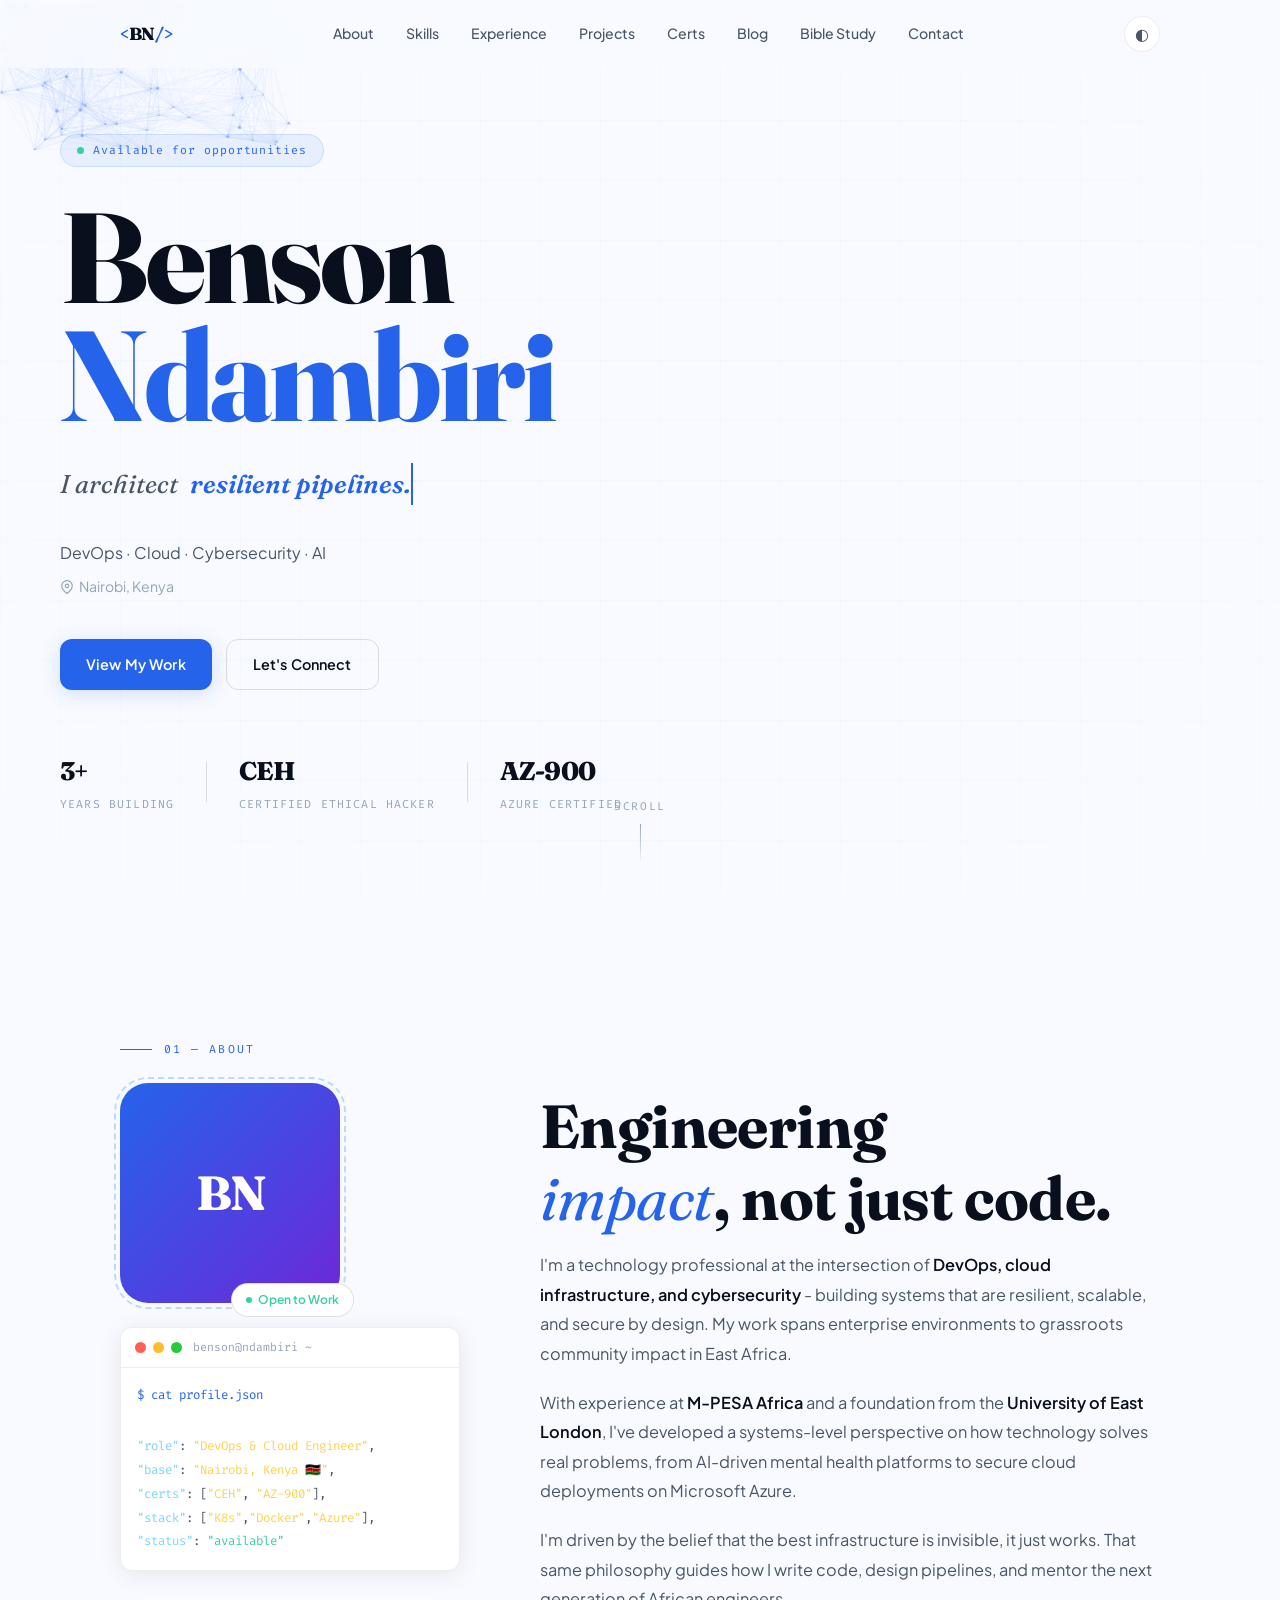
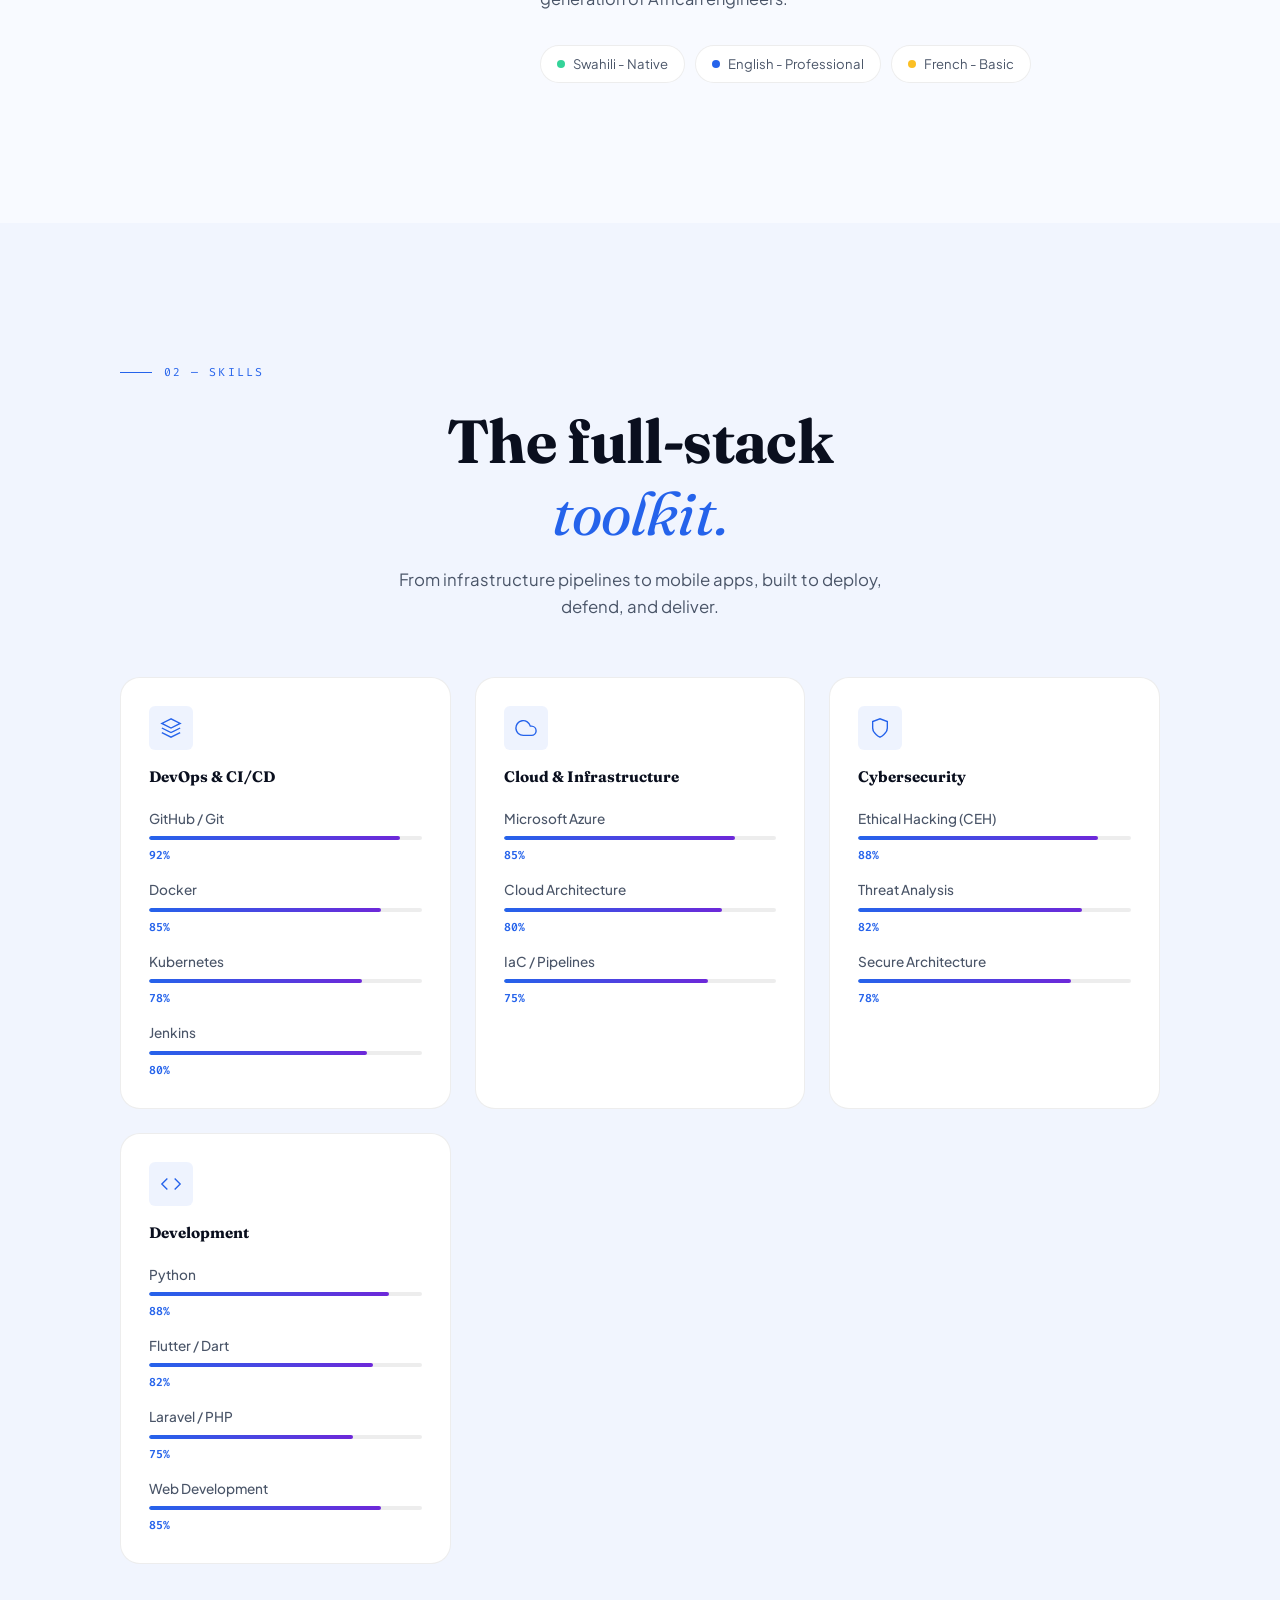
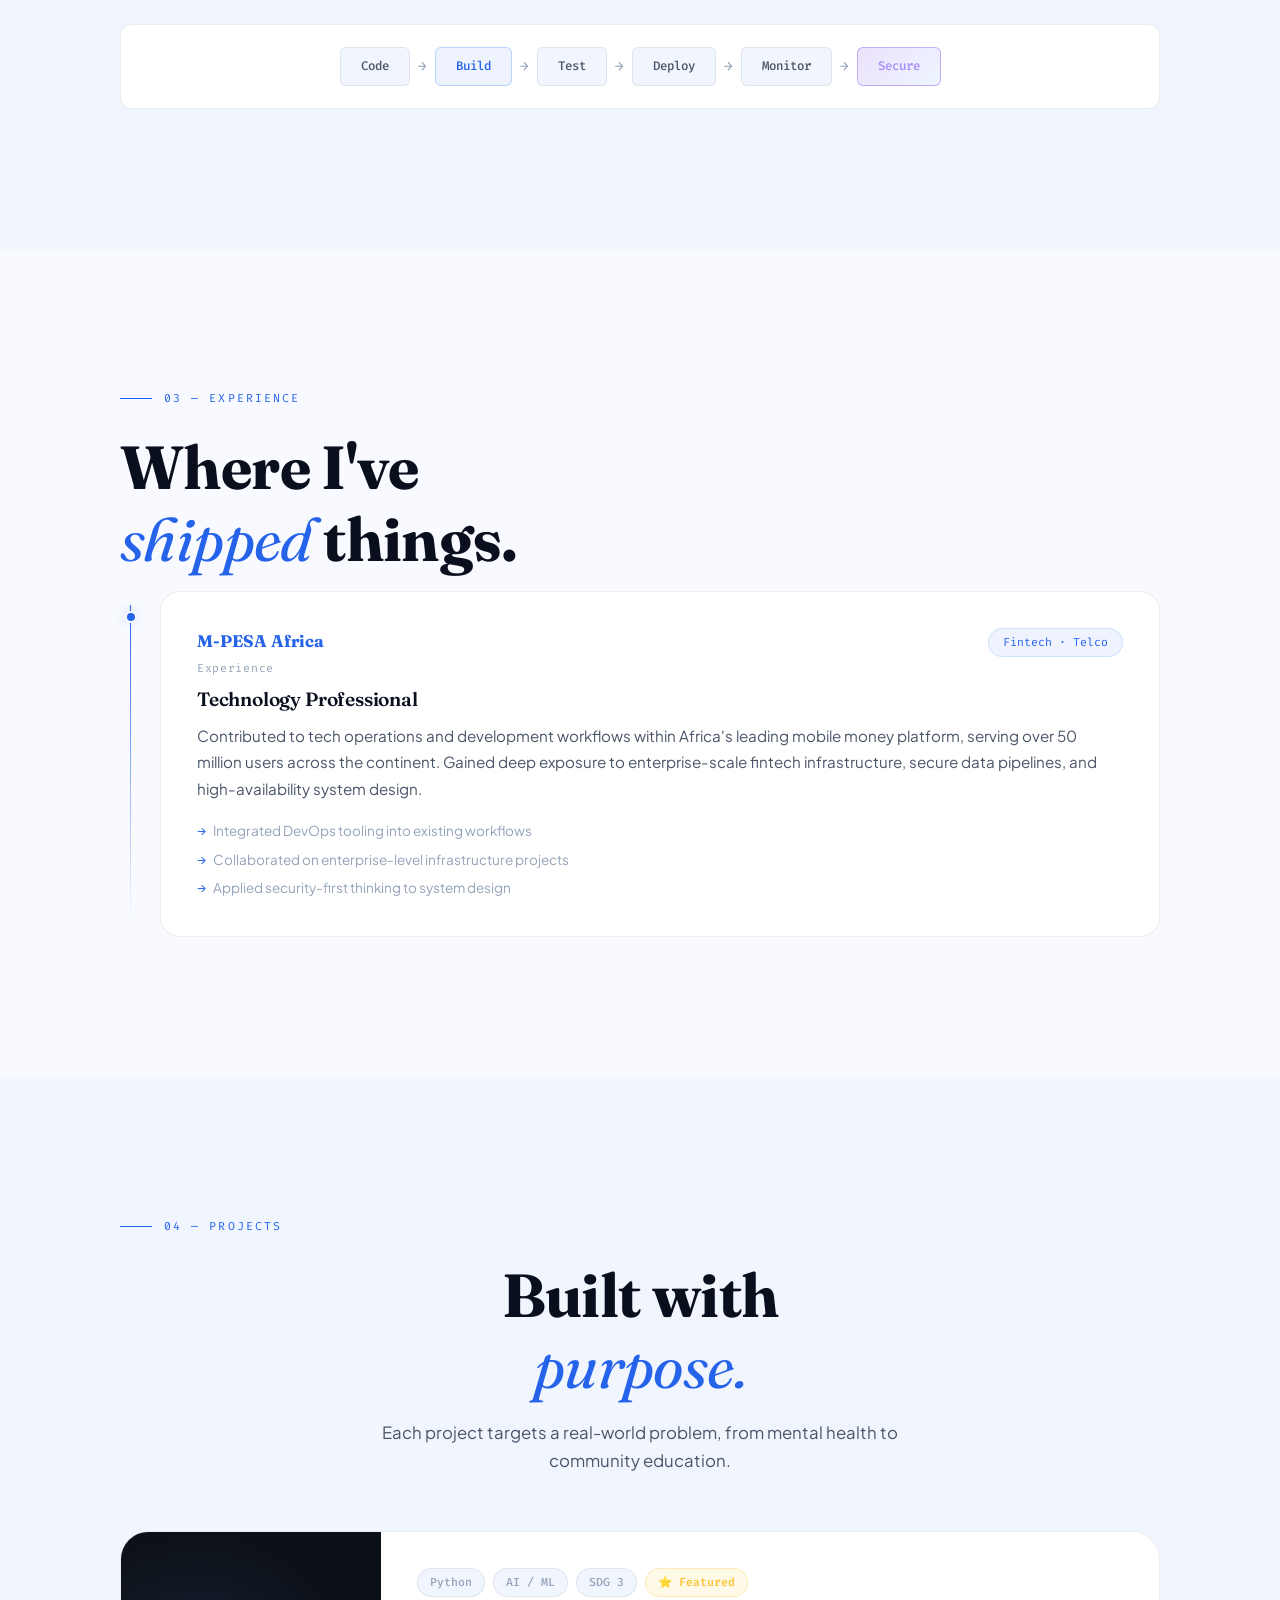
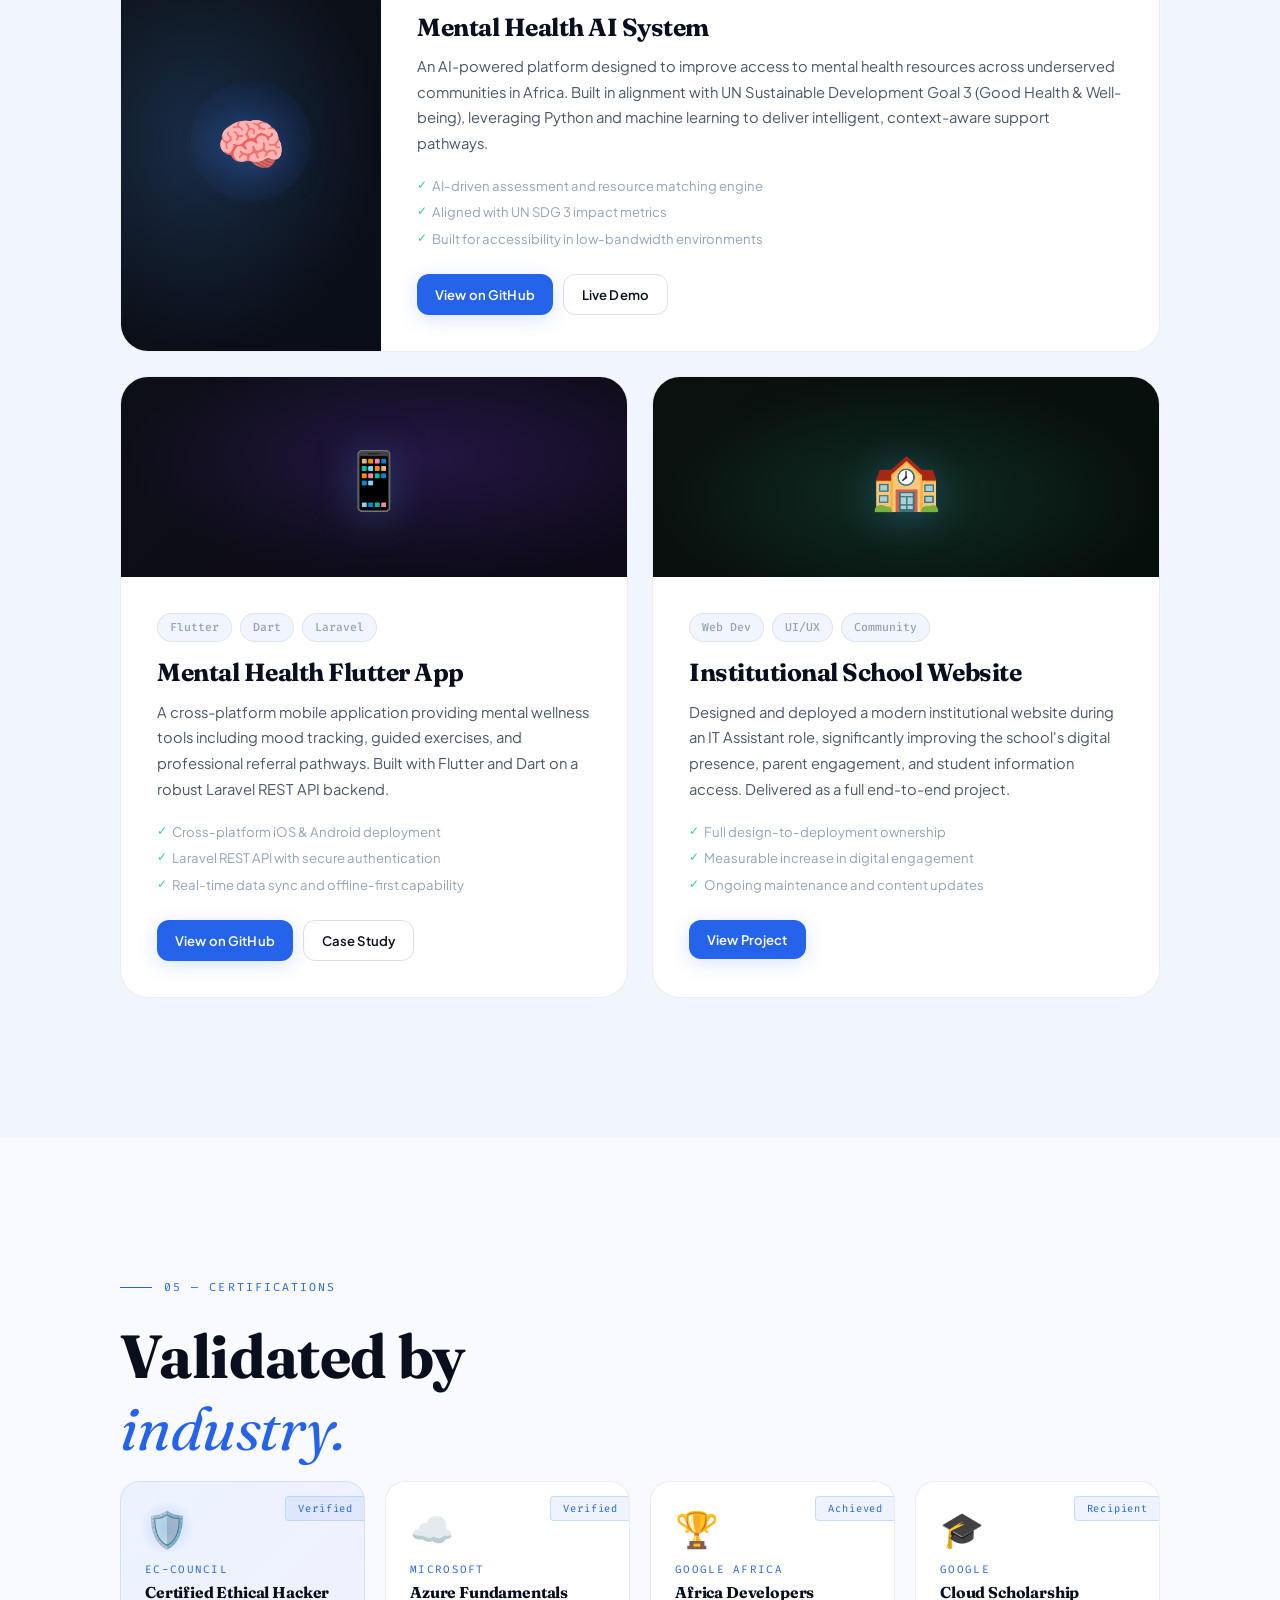
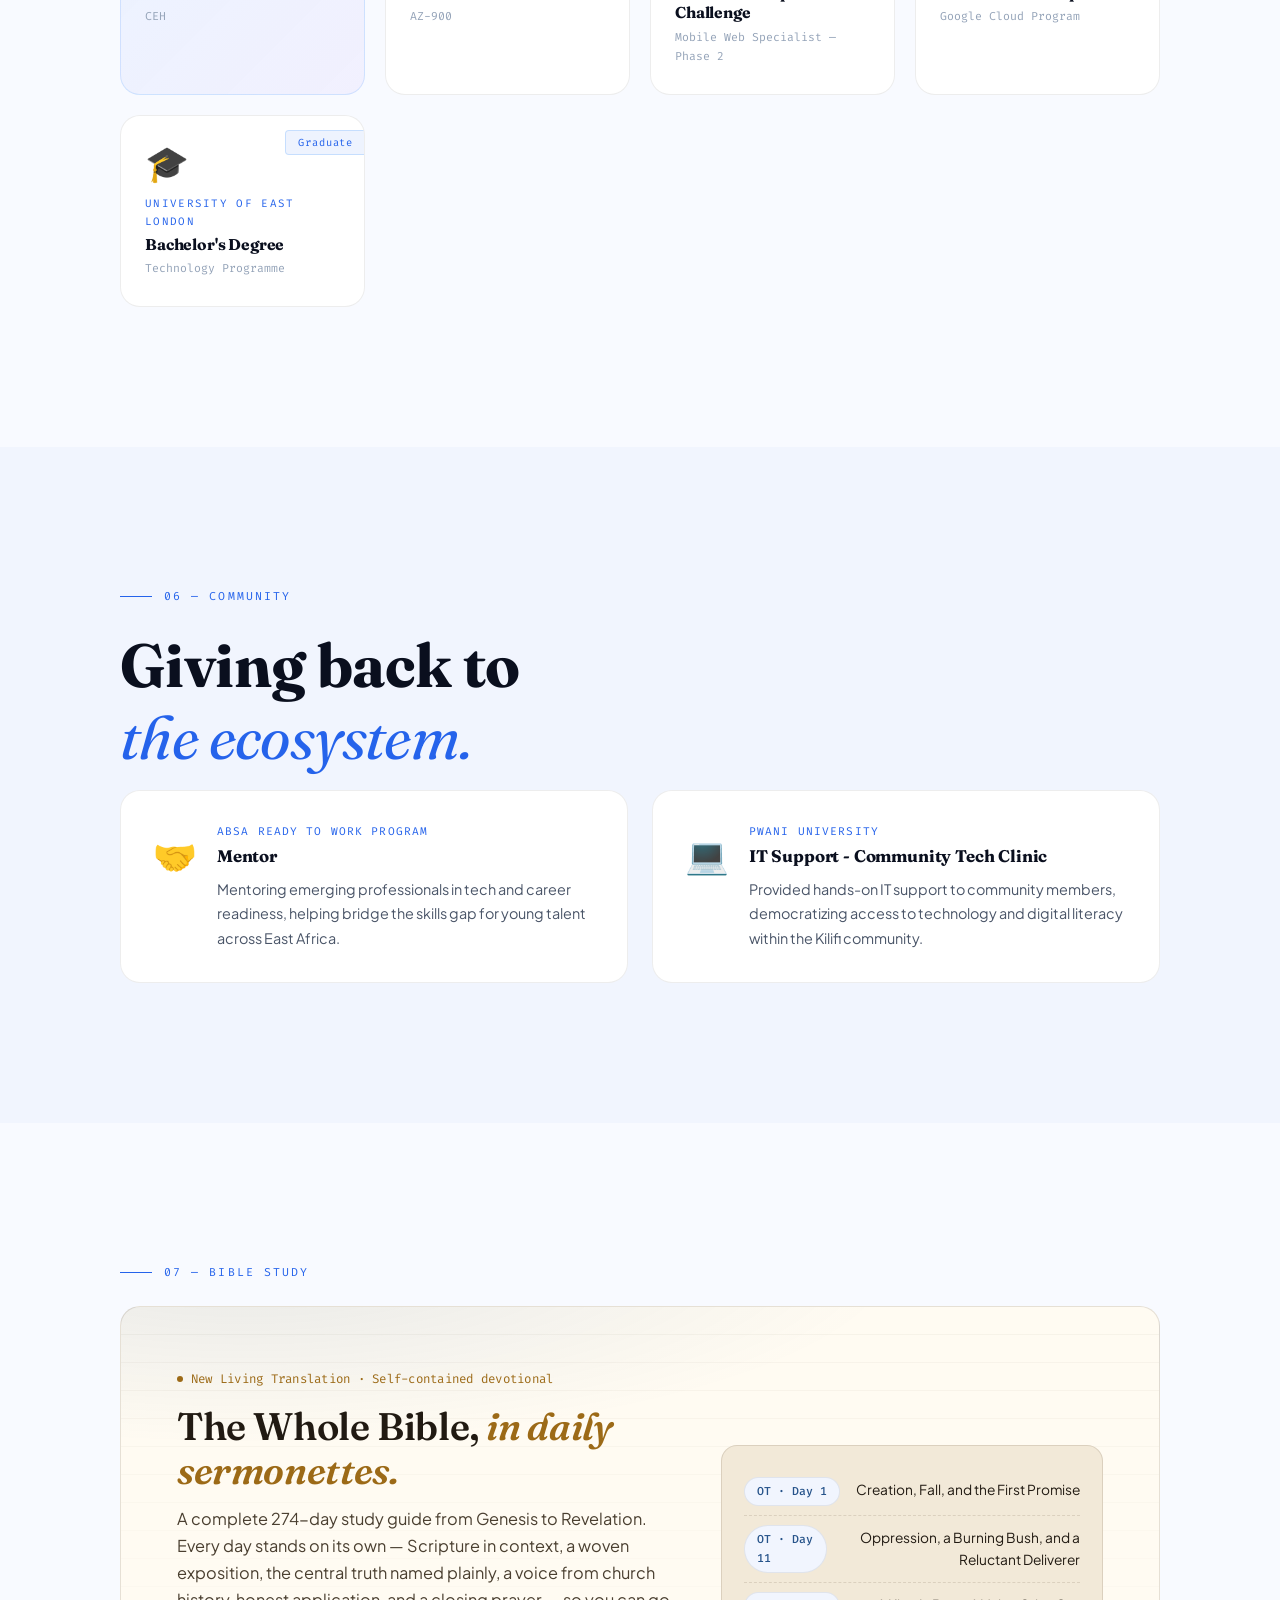
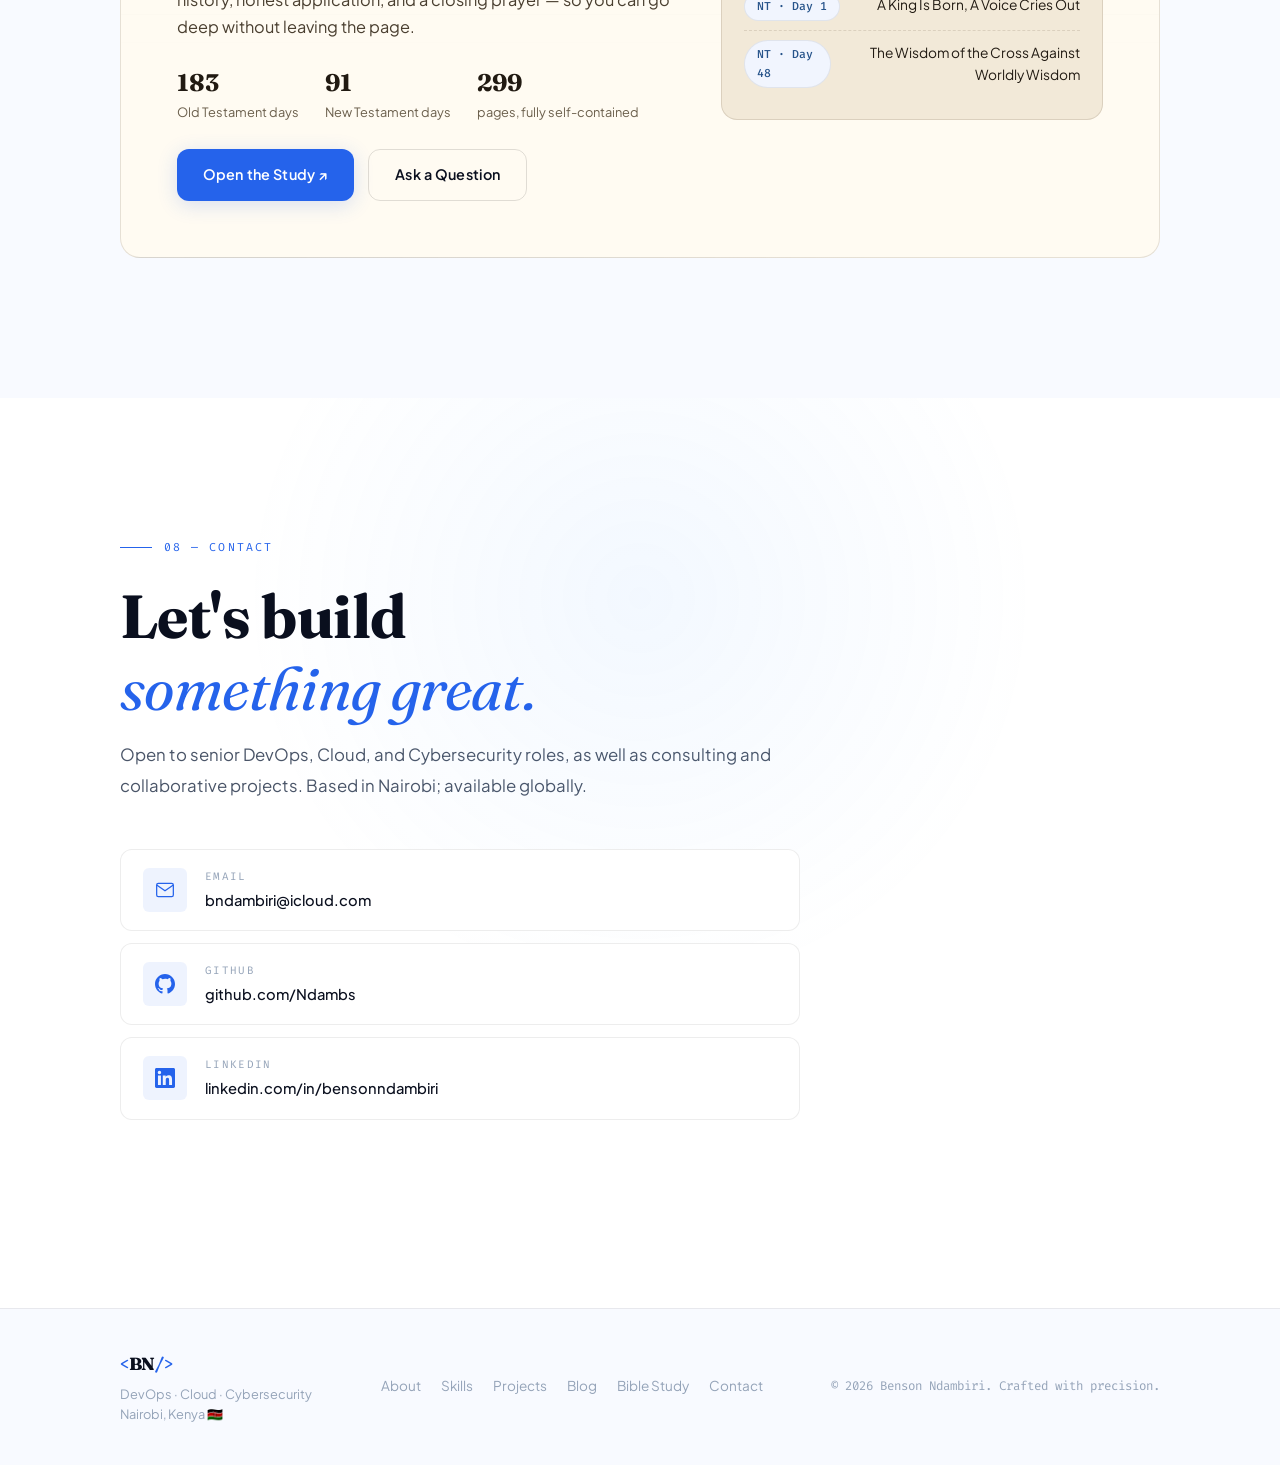
<file: index.html>
<!DOCTYPE html>
<html lang="en" data-theme="dark">
<head>
<meta charset="UTF-8" />
<meta name="viewport" content="width=device-width, initial-scale=1.0" />
<meta name="description" content="Benson Ndambiri — DevOps, Cloud & Cybersecurity Engineer based in Nairobi, Kenya. Certified Ethical Hacker, Azure-certified, and builder of impactful tech solutions." />
<meta name="keywords" content="DevOps Engineer, Cloud Engineer, Cybersecurity, Nairobi, Kenya, Docker, Kubernetes, Azure, CEH, Python, Flutter" />
<meta name="author" content="Benson Ndambiri" />
<meta property="og:title" content="Benson Ndambiri | DevOps & Cloud Engineer" />
<meta property="og:description" content="Senior DevOps, Cloud & Cybersecurity professional based in Nairobi, Kenya." />
<meta property="og:type" content="website" />
<meta name="twitter:card" content="summary_large_image" />
<meta name="robots" content="index, follow" />
<title>Benson Ndambiri | DevOps · Cloud · Cybersecurity</title>
<link rel="preconnect" href="https://fonts.googleapis.com" />
<link rel="preconnect" href="https://fonts.gstatic.com" crossorigin />
<link href="https://fonts.googleapis.com/css2?family=Fraunces:ital,opsz,wght@0,9..144,400;0,9..144,600;0,9..144,700;0,9..144,800;1,9..144,400;1,9..144,700&family=Plus+Jakarta+Sans:wght@300;400;500;600&family=Fira+Code:wght@400;500&display=swap" rel="stylesheet" />
<link rel="stylesheet" href="css/style.css" />
<link rel="stylesheet" href="css/bible-study.css" />
<link rel="icon" type="image/svg+xml" href="data:image/svg+xml,<svg xmlns='http://www.w3.org/2000/svg' viewBox='0 0 100 100'><text y='.9em' font-size='90'>⚡</text></svg>" />
</head>
<body>
<!-- ============================================================
NAVIGATION
============================================================ -->
<nav id="navbar" role="navigation" aria-label="Main navigation">
<div class="nav-inner">
<a href="#hero" class="nav-logo" aria-label="Benson Ndambiri home">
<span class="logo-bracket">&lt;</span>BN<span class="logo-bracket">/&gt;</span>
</a>
<ul class="nav-links" role="list">
<li><a href="#about">About</a></li>
<li><a href="#skills">Skills</a></li>
<li><a href="#experience">Experience</a></li>
<li><a href="#projects">Projects</a></li>
<li><a href="#certifications">Certs</a></li>
<li><a href="blog/">Blog</a></li>
<li><a href="bible-study.html" target="_blank" rel="noopener noreferrer">Bible Study</a></li>
<li><a href="#contact">Contact</a></li>
</ul>
<div class="nav-actions">
<button id="theme-toggle" class="theme-btn" aria-label="Toggle color theme">
<span class="theme-icon">◐</span>
</button>
<button class="nav-hamburger" id="nav-hamburger" aria-label="Open menu" aria-expanded="false">
<span></span><span></span><span></span>
</button>
</div>
</div>
<!-- Mobile Menu -->
<div class="nav-mobile" id="nav-mobile" role="dialog" aria-label="Mobile navigation">
<ul role="list">
<li><a href="#about" class="mobile-link">About</a></li>
<li><a href="#skills" class="mobile-link">Skills</a></li>
<li><a href="#experience" class="mobile-link">Experience</a></li>
<li><a href="#projects" class="mobile-link">Projects</a></li>
<li><a href="#certifications" class="mobile-link">Certifications</a></li>
<li><a href="blog/" class="mobile-link">Blog</a></li>
<li><a href="bible-study.html" class="mobile-link" target="_blank" rel="noopener noreferrer">Bible Study ↗</a></li>
<li><a href="#contact" class="mobile-link">Contact</a></li>
</ul>
</div>
</nav>

<!-- ============================================================
HERO
============================================================ -->
<section id="hero" class="hero" aria-label="Introduction">
<canvas id="hero-canvas" aria-hidden="true"></canvas>
<div class="hero-grid-overlay" aria-hidden="true"></div>
<div class="hero-content">
<div class="hero-badge">
<span class="badge-dot"></span>
<span>Available for opportunities</span>
</div>
<h1 class="hero-name">
<span class="hero-name-first reveal-up">Benson</span>
<span class="hero-name-last reveal-up delay-1">Ndambiri</span>
</h1>
<div class="hero-title-line reveal-up delay-2">
<span class="title-static">I architect</span>
<span class="title-rotating" id="rotating-text" aria-live="polite"></span>
</div>
<p class="hero-summary reveal-up delay-3">
DevOps · Cloud · Cybersecurity · AI<br />
<span class="hero-location">
<svg width="14" height="14" viewBox="0 0 24 24" fill="none" stroke="currentColor" stroke-width="2" aria-hidden="true"><path d="M21 10c0 7-9 13-9 13s-9-6-9-13a9 9 0 0 1 18 0z"/><circle cx="12" cy="10" r="3"/></svg>
Nairobi, Kenya
</span>
</p>
<div class="hero-cta reveal-up delay-4">
<a href="#projects" class="btn btn-primary">View My Work</a>
<a href="#contact" class="btn btn-ghost">Let's Connect</a>
</div>
<div class="hero-stats reveal-up delay-5" aria-label="Key statistics">
<div class="stat">
<span class="stat-num">3+</span>
<span class="stat-label">Years Building</span>
</div>
<div class="stat-divider" aria-hidden="true"></div>
<div class="stat">
<span class="stat-num">CEH</span>
<span class="stat-label">Certified Ethical Hacker</span>
</div>
<div class="stat-divider" aria-hidden="true"></div>
<div class="stat">
<span class="stat-num">AZ-900</span>
<span class="stat-label">Azure Certified</span>
</div>
</div>
</div>
<div class="hero-scroll-hint" aria-label="Scroll down">
<span>Scroll</span>
<div class="scroll-line"></div>
</div>
</section>

<!-- ============================================================
ABOUT
============================================================ -->
<section id="about" class="section" aria-label="About Benson">
<div class="container">
<div class="section-label">
<span class="label-line" aria-hidden="true"></span>
<span>01 — About</span>
</div>
<div class="about-grid">
<div class="about-visual">
<div class="avatar-frame">
<div class="avatar-placeholder" aria-label="Profile photo placeholder">BN</div>
<div class="avatar-ring" aria-hidden="true"></div>
<div class="avatar-tag" aria-hidden="true">
<span class="tag-dot"></span>Open to Work
</div>
</div>
<div class="about-terminal" aria-label="Quick facts terminal" role="complementary">
<div class="terminal-bar" aria-hidden="true">
<span class="t-dot red"></span>
<span class="t-dot yellow"></span>
<span class="t-dot green"></span>
<span class="t-title">benson@ndambiri ~ </span>
</div>
<pre class="terminal-body" aria-label="Profile summary in terminal format"><span class="t-cmd">$ cat profile.json</span>
<span class="t-key">"role"</span>: <span class="t-val">"DevOps &amp; Cloud Engineer"</span>,
<span class="t-key">"base"</span>: <span class="t-val">"Nairobi, Kenya 🇰🇪"</span>,
<span class="t-key">"certs"</span>: [<span class="t-val">"CEH"</span>, <span class="t-val">"AZ-900"</span>],
<span class="t-key">"stack"</span>: [<span class="t-val">"K8s"</span>,<span class="t-val">"Docker"</span>,<span class="t-val">"Azure"</span>],
<span class="t-key">"status"</span>: <span class="t-green">"available"</span></pre>
</div>
</div>
<div class="about-text">
<h2 class="section-heading">Engineering<br /><em>impact</em>, not just code.</h2>
<p class="about-para">
I'm a technology professional at the intersection of <strong>DevOps, cloud infrastructure, and cybersecurity</strong> - building systems that are resilient, scalable, and secure by design. My work spans enterprise environments to grassroots community impact in East Africa.
</p>
<p class="about-para">
With experience at <strong>M-PESA Africa</strong> and a foundation from the <strong>University of East London</strong>, I've developed a systems-level perspective on how technology solves real problems, from AI-driven mental health platforms to secure cloud deployments on Microsoft Azure.
</p>
<p class="about-para">
I'm driven by the belief that the best infrastructure is invisible, it just works. That same philosophy guides how I write code, design pipelines, and mentor the next generation of African engineers.
</p>
<div class="about-langs" role="list" aria-label="Languages spoken">
<span class="lang-chip" role="listitem"><span class="lang-level native"></span>Swahili - Native</span>
<span class="lang-chip" role="listitem"><span class="lang-level pro"></span>English - Professional</span>
<span class="lang-chip" role="listitem"><span class="lang-level basic"></span>French - Basic</span>
</div>
</div>
</div>
</div>
</section>

<!-- ============================================================
SKILLS
============================================================ -->
<section id="skills" class="section section-alt" aria-label="Technical skills">
<div class="container">
<div class="section-label">
<span class="label-line" aria-hidden="true"></span>
<span>02 — Skills</span>
</div>
<h2 class="section-heading center">The full-stack<br /><em>toolkit.</em></h2>
<p class="section-sub center">From infrastructure pipelines to mobile apps, built to deploy, defend, and deliver.</p>
<div class="skills-grid">
<div class="skill-card" data-category="devops">
<div class="skill-card-icon" aria-hidden="true">
<svg viewBox="0 0 24 24" fill="none" stroke="currentColor" stroke-width="1.5"><path d="M12 2L2 7l10 5 10-5-10-5z"/><path d="M2 17l10 5 10-5"/><path d="M2 12l10 5 10-5"/></svg>
</div>
<h3 class="skill-card-title">DevOps & CI/CD</h3>
<ul class="skill-list" role="list">
<li class="skill-item">
<span class="skill-name">GitHub / Git</span>
<div class="skill-bar" role="progressbar" aria-valuenow="92" aria-valuemin="0" aria-valuemax="100" aria-label="GitHub proficiency 92%">
<div class="skill-fill" data-width="92"></div>
</div>
<span class="skill-pct">92%</span>
</li>
<li class="skill-item">
<span class="skill-name">Docker</span>
<div class="skill-bar" role="progressbar" aria-valuenow="85" aria-valuemin="0" aria-valuemax="100" aria-label="Docker proficiency 85%">
<div class="skill-fill" data-width="85"></div>
</div>
<span class="skill-pct">85%</span>
</li>
<li class="skill-item">
<span class="skill-name">Kubernetes</span>
<div class="skill-bar" role="progressbar" aria-valuenow="78" aria-valuemin="0" aria-valuemax="100" aria-label="Kubernetes proficiency 78%">
<div class="skill-fill" data-width="78"></div>
</div>
<span class="skill-pct">78%</span>
</li>
<li class="skill-item">
<span class="skill-name">Jenkins</span>
<div class="skill-bar" role="progressbar" aria-valuenow="80" aria-valuemin="0" aria-valuemax="100" aria-label="Jenkins proficiency 80%">
<div class="skill-fill" data-width="80"></div>
</div>
<span class="skill-pct">80%</span>
</li>
</ul>
</div>
<div class="skill-card" data-category="cloud">
<div class="skill-card-icon" aria-hidden="true">
<svg viewBox="0 0 24 24" fill="none" stroke="currentColor" stroke-width="1.5"><path d="M18 10h-1.26A8 8 0 1 0 9 20h9a5 5 0 0 0 0-10z"/></svg>
</div>
<h3 class="skill-card-title">Cloud & Infrastructure</h3>
<ul class="skill-list" role="list">
<li class="skill-item">
<span class="skill-name">Microsoft Azure</span>
<div class="skill-bar" role="progressbar" aria-valuenow="85" aria-valuemin="0" aria-valuemax="100">
<div class="skill-fill" data-width="85"></div>
</div>
<span class="skill-pct">85%</span>
</li>
<li class="skill-item">
<span class="skill-name">Cloud Architecture</span>
<div class="skill-bar" role="progressbar" aria-valuenow="80" aria-valuemin="0" aria-valuemax="100">
<div class="skill-fill" data-width="80"></div>
</div>
<span class="skill-pct">80%</span>
</li>
<li class="skill-item">
<span class="skill-name">IaC / Pipelines</span>
<div class="skill-bar" role="progressbar" aria-valuenow="75" aria-valuemin="0" aria-valuemax="100">
<div class="skill-fill" data-width="75"></div>
</div>
<span class="skill-pct">75%</span>
</li>
</ul>
</div>
<div class="skill-card" data-category="security">
<div class="skill-card-icon" aria-hidden="true">
<svg viewBox="0 0 24 24" fill="none" stroke="currentColor" stroke-width="1.5"><path d="M12 22s8-4 8-10V5l-8-3-8 3v7c0 6 8 10 8 10z"/></svg>
</div>
<h3 class="skill-card-title">Cybersecurity</h3>
<ul class="skill-list" role="list">
<li class="skill-item">
<span class="skill-name">Ethical Hacking (CEH)</span>
<div class="skill-bar" role="progressbar" aria-valuenow="88" aria-valuemin="0" aria-valuemax="100">
<div class="skill-fill" data-width="88"></div>
</div>
<span class="skill-pct">88%</span>
</li>
<li class="skill-item">
<span class="skill-name">Threat Analysis</span>
<div class="skill-bar" role="progressbar" aria-valuenow="82" aria-valuemin="0" aria-valuemax="100">
<div class="skill-fill" data-width="82"></div>
</div>
<span class="skill-pct">82%</span>
</li>
<li class="skill-item">
<span class="skill-name">Secure Architecture</span>
<div class="skill-bar" role="progressbar" aria-valuenow="78" aria-valuemin="0" aria-valuemax="100">
<div class="skill-fill" data-width="78"></div>
</div>
<span class="skill-pct">78%</span>
</li>
</ul>
</div>
<div class="skill-card" data-category="dev">
<div class="skill-card-icon" aria-hidden="true">
<svg viewBox="0 0 24 24" fill="none" stroke="currentColor" stroke-width="1.5"><polyline points="16 18 22 12 16 6"/><polyline points="8 6 2 12 8 18"/></svg>
</div>
<h3 class="skill-card-title">Development</h3>
<ul class="skill-list" role="list">
<li class="skill-item">
<span class="skill-name">Python</span>
<div class="skill-bar" role="progressbar" aria-valuenow="88" aria-valuemin="0" aria-valuemax="100">
<div class="skill-fill" data-width="88"></div>
</div>
<span class="skill-pct">88%</span>
</li>
<li class="skill-item">
<span class="skill-name">Flutter / Dart</span>
<div class="skill-bar" role="progressbar" aria-valuenow="82" aria-valuemin="0" aria-valuemax="100">
<div class="skill-fill" data-width="82"></div>
</div>
<span class="skill-pct">82%</span>
</li>
<li class="skill-item">
<span class="skill-name">Laravel / PHP</span>
<div class="skill-bar" role="progressbar" aria-valuenow="75" aria-valuemin="0" aria-valuemax="100">
<div class="skill-fill" data-width="75"></div>
</div>
<span class="skill-pct">75%</span>
</li>
<li class="skill-item">
<span class="skill-name">Web Development</span>
<div class="skill-bar" role="progressbar" aria-valuenow="85" aria-valuemin="0" aria-valuemax="100">
<div class="skill-fill" data-width="85"></div>
</div>
<span class="skill-pct">85%</span>
</li>
</ul>
</div>
</div>
<!-- Pipeline visual -->
<div class="pipeline-strip" aria-hidden="true">
<div class="pipeline-flow">
<div class="pipe-node">Code</div>
<div class="pipe-arrow">→</div>
<div class="pipe-node active">Build</div>
<div class="pipe-arrow">→</div>
<div class="pipe-node">Test</div>
<div class="pipe-arrow">→</div>
<div class="pipe-node">Deploy</div>
<div class="pipe-arrow">→</div>
<div class="pipe-node">Monitor</div>
<div class="pipe-arrow">→</div>
<div class="pipe-node accent">Secure</div>
</div>
</div>
</div>
</section>

<!-- ============================================================
EXPERIENCE
============================================================ -->
<section id="experience" class="section" aria-label="Work experience">
<div class="container">
<div class="section-label">
<span class="label-line" aria-hidden="true"></span>
<span>03 — Experience</span>
</div>
<h2 class="section-heading">Where I've<br /><em>shipped</em> things.</h2>
<div class="timeline" role="list">
<div class="timeline-item" role="listitem">
<div class="timeline-dot" aria-hidden="true"></div>
<div class="timeline-card">
<div class="tl-header">
<div class="tl-meta">
<span class="tl-company">M-PESA Africa</span>
<span class="tl-period">Experience</span>
</div>
<div class="tl-badge">Fintech · Telco</div>
</div>
<h3 class="tl-role">Technology Professional</h3>
<p class="tl-desc">
Contributed to tech operations and development workflows within Africa's leading mobile money platform, serving over 50 million users across the continent. Gained deep exposure to enterprise-scale fintech infrastructure, secure data pipelines, and high-availability system design.
</p>
<ul class="tl-highlights" role="list">
<li>Integrated DevOps tooling into existing workflows</li>
<li>Collaborated on enterprise-level infrastructure projects</li>
<li>Applied security-first thinking to system design</li>
</ul>
</div>
</div>
</div>
</div>
</section>

<!-- ============================================================
PROJECTS
============================================================ -->
<section id="projects" class="section section-alt" aria-label="Projects">
<div class="container">
<div class="section-label">
<span class="label-line" aria-hidden="true"></span>
<span>04 — Projects</span>
</div>
<h2 class="section-heading center">Built with<br /><em>purpose.</em></h2>
<p class="section-sub center">Each project targets a real-world problem, from mental health to community education.</p>
<div class="projects-grid">
<article class="project-card featured" aria-label="Mental Health AI System project">
<div class="project-card-inner">
<div class="project-visual" aria-hidden="true">
<div class="project-bg bg-1"></div>
<div class="project-icon-large">🧠</div>
<div class="project-glow" aria-hidden="true"></div>
</div>
<div class="project-content">
<div class="project-tags" role="list" aria-label="Technologies used">
<span class="tag" role="listitem">Python</span>
<span class="tag" role="listitem">AI / ML</span>
<span class="tag" role="listitem">SDG 3</span>
<span class="tag tag-featured" role="listitem">⭐ Featured</span>
</div>
<h3 class="project-title">Mental Health AI System</h3>
<p class="project-desc">
An AI-powered platform designed to improve access to mental health resources across underserved communities in Africa. Built in alignment with UN Sustainable Development Goal 3 (Good Health & Well-being), leveraging Python and machine learning to deliver intelligent, context-aware support pathways.
</p>
<ul class="project-highlights" role="list">
<li>AI-driven assessment and resource matching engine</li>
<li>Aligned with UN SDG 3 impact metrics</li>
<li>Built for accessibility in low-bandwidth environments</li>
</ul>
<div class="project-actions">
<a href="#" class="btn btn-primary btn-sm" aria-label="View Mental Health AI System on GitHub">View on GitHub</a>
<a href="#" class="btn btn-ghost btn-sm" aria-label="View live demo">Live Demo</a>
</div>
</div>
</div>
</article>
<article class="project-card" aria-label="Mental Health Flutter App project">
<div class="project-card-inner">
<div class="project-visual" aria-hidden="true">
<div class="project-bg bg-2"></div>
<div class="project-icon-large">📱</div>
</div>
<div class="project-content">
<div class="project-tags" role="list">
<span class="tag" role="listitem">Flutter</span>
<span class="tag" role="listitem">Dart</span>
<span class="tag" role="listitem">Laravel</span>
</div>
<h3 class="project-title">Mental Health Flutter App</h3>
<p class="project-desc">
A cross-platform mobile application providing mental wellness tools including mood tracking, guided exercises, and professional referral pathways. Built with Flutter and Dart on a robust Laravel REST API backend.
</p>
<ul class="project-highlights" role="list">
<li>Cross-platform iOS & Android deployment</li>
<li>Laravel REST API with secure authentication</li>
<li>Real-time data sync and offline-first capability</li>
</ul>
<div class="project-actions">
<a href="#" class="btn btn-primary btn-sm">View on GitHub</a>
<a href="#" class="btn btn-ghost btn-sm">Case Study</a>
</div>
</div>
</div>
</article>
<article class="project-card" aria-label="School Website project">
<div class="project-card-inner">
<div class="project-visual" aria-hidden="true">
<div class="project-bg bg-3"></div>
<div class="project-icon-large">🏫</div>
</div>
<div class="project-content">
<div class="project-tags" role="list">
<span class="tag" role="listitem">Web Dev</span>
<span class="tag" role="listitem">UI/UX</span>
<span class="tag" role="listitem">Community</span>
</div>
<h3 class="project-title">Institutional School Website</h3>
<p class="project-desc">
Designed and deployed a modern institutional website during an IT Assistant role, significantly improving the school's digital presence, parent engagement, and student information access. Delivered as a full end-to-end project.
</p>
<ul class="project-highlights" role="list">
<li>Full design-to-deployment ownership</li>
<li>Measurable increase in digital engagement</li>
<li>Ongoing maintenance and content updates</li>
</ul>
<div class="project-actions">
<a href="#" class="btn btn-primary btn-sm">View Project</a>
</div>
</div>
</div>
</article>
</div>
</div>
</section>

<!-- ============================================================
CERTIFICATIONS & ACHIEVEMENTS
============================================================ -->
<section id="certifications" class="section" aria-label="Certifications and achievements">
<div class="container">
<div class="section-label">
<span class="label-line" aria-hidden="true"></span>
<span>05 — Certifications</span>
</div>
<h2 class="section-heading">Validated by<br /><em>industry.</em></h2>
<div class="certs-grid">
<div class="cert-card cert-primary" aria-label="Certified Ethical Hacker certification">
<div class="cert-badge-wrap">
<div class="cert-badge" aria-hidden="true">🛡️</div>
<div class="cert-glow" aria-hidden="true"></div>
</div>
<div class="cert-info">
<span class="cert-issuer">EC-Council</span>
<h3 class="cert-name">Certified Ethical Hacker</h3>
<span class="cert-id">CEH</span>
</div>
<div class="cert-ribbon" aria-hidden="true">Verified</div>
</div>
<div class="cert-card" aria-label="Microsoft Azure Fundamentals certification">
<div class="cert-badge-wrap">
<div class="cert-badge" aria-hidden="true">☁️</div>
</div>
<div class="cert-info">
<span class="cert-issuer">Microsoft</span>
<h3 class="cert-name">Azure Fundamentals</h3>
<span class="cert-id">AZ-900</span>
</div>
<div class="cert-ribbon" aria-hidden="true">Verified</div>
</div>
<div class="cert-card" aria-label="Google Africa Developers Challenge achievement">
<div class="cert-badge-wrap">
<div class="cert-badge" aria-hidden="true">🏆</div>
</div>
<div class="cert-info">
<span class="cert-issuer">Google Africa</span>
<h3 class="cert-name">Africa Developers Challenge</h3>
<span class="cert-id">Mobile Web Specialist — Phase 2</span>
</div>
<div class="cert-ribbon" aria-hidden="true">Achieved</div>
</div>
<div class="cert-card" aria-label="Google Cloud Scholarship">
<div class="cert-badge-wrap">
<div class="cert-badge" aria-hidden="true">🎓</div>
</div>
<div class="cert-info">
<span class="cert-issuer">Google</span>
<h3 class="cert-name">Cloud Scholarship</h3>
<span class="cert-id">Google Cloud Program</span>
</div>
<div class="cert-ribbon" aria-hidden="true">Recipient</div>
</div>
<div class="cert-card" aria-label="University of East London education">
<div class="cert-badge-wrap">
<div class="cert-badge" aria-hidden="true">🎓</div>
</div>
<div class="cert-info">
<span class="cert-issuer">University of East London</span>
<h3 class="cert-name">Bachelor's Degree</h3>
<span class="cert-id">Technology Programme</span>
</div>
<div class="cert-ribbon" aria-hidden="true">Graduate</div>
</div>
</div>
</div>
</section>

<!-- ============================================================
VOLUNTEER
============================================================ -->
<section id="volunteer" class="section section-alt" aria-label="Volunteer work">
<div class="container">
<div class="section-label">
<span class="label-line" aria-hidden="true"></span>
<span>06 — Community</span>
</div>
<h2 class="section-heading">Giving back to<br /><em>the ecosystem.</em></h2>
<div class="volunteer-grid">
<div class="vol-card" aria-label="Absa Ready to Work mentorship">
<div class="vol-icon" aria-hidden="true">🤝</div>
<div class="vol-content">
<span class="vol-org">Absa Ready to Work Program</span>
<h3 class="vol-role">Mentor</h3>
<p class="vol-desc">Mentoring emerging professionals in tech and career readiness, helping bridge the skills gap for young talent across East Africa.</p>
</div>
</div>
<div class="vol-card" aria-label="Pwani University community tech clinic">
<div class="vol-icon" aria-hidden="true">💻</div>
<div class="vol-content">
<span class="vol-org">Pwani University</span>
<h3 class="vol-role">IT Support - Community Tech Clinic</h3>
<p class="vol-desc">Provided hands-on IT support to community members, democratizing access to technology and digital literacy within the Kilifi community.</p>
</div>
</div>
</div>
</div>
</section>

<!-- ============================================================
BIBLE STUDY
============================================================ -->
<section id="bible-study" class="section" aria-label="Bible study resource">
<div class="container">
<div class="section-label">
<span class="label-line" aria-hidden="true"></span>
<span>07 — Bible Study</span>
</div>
<div class="bible-promo">
<div class="bible-promo-grid">
<div>
<div class="bible-promo-eyebrow"><span class="dot"></span>New Living Translation · Self-contained devotional</div>
<h3>The Whole Bible, <em>in daily sermonettes.</em></h3>
<p>
A complete 274-day study guide from Genesis to Revelation. Every day stands on its own —
Scripture in context, a woven exposition, the central truth named plainly, a voice from
church history, honest application, and a closing prayer — so you can go deep without
leaving the page.
</p>
<div class="bible-promo-stats">
<div class="st"><b>183</b><span>Old Testament days</span></div>
<div class="st"><b>91</b><span>New Testament days</span></div>
<div class="st"><b>299</b><span>pages, fully self-contained</span></div>
</div>
<div class="bible-promo-actions">
<a href="bible-study.html" target="_blank" rel="noopener noreferrer" class="btn btn-primary">Open the Study ↗</a>
<a href="#contact" class="btn btn-ghost">Ask a Question</a>
</div>
</div>
<div class="bible-promo-card" aria-hidden="true">
<div class="bp-day"><span class="tag">OT · Day 1</span><span class="ttl">Creation, Fall, and the First Promise</span></div>
<div class="bp-day"><span class="tag">OT · Day 11</span><span class="ttl">Oppression, a Burning Bush, and a Reluctant Deliverer</span></div>
<div class="bp-day"><span class="tag">NT · Day 1</span><span class="ttl">A King Is Born, A Voice Cries Out</span></div>
<div class="bp-day"><span class="tag">NT · Day 48</span><span class="ttl">The Wisdom of the Cross Against Worldly Wisdom</span></div>
</div>
</div>
</div>
</div>
</section>

<!-- ============================================================
CONTACT
============================================================ -->
<section id="contact" class="section contact-section" aria-label="Contact Benson">
<div class="container">
<div class="contact-content">
<div class="section-label">
<span class="label-line" aria-hidden="true"></span>
<span>08 — Contact</span>
</div>
<h2 class="section-heading">Let's build<br /><em>something great.</em></h2>
<p class="contact-sub">
Open to senior DevOps, Cloud, and Cybersecurity roles, as well as consulting and collaborative projects. Based in Nairobi; available globally.
</p>
<div class="contact-links" role="list" aria-label="Contact links">
<a href="mailto:benson.ndambiri@email.com" class="contact-link" role="listitem" aria-label="Send email to Benson">
<div class="cl-icon" aria-hidden="true">
<svg viewBox="0 0 24 24" fill="none" stroke="currentColor" stroke-width="1.5"><path d="M4 4h16c1.1 0 2 .9 2 2v12c0 1.1-.9 2-2 2H4c-1.1 0-2-.9-2-2V6c0-1.1.9-2 2-2z"/><polyline points="22,6 12,13 2,6"/></svg>
</div>
<div class="cl-text">
<span class="cl-label">Email</span>
<span class="cl-value">bndambiri@icloud.com</span>
</div>
<span class="cl-arrow" aria-hidden="true">→</span>
</a>
<a href="https://github.com/bensonndambiri" target="_blank" rel="noopener noreferrer" class="contact-link" role="listitem" aria-label="Visit Benson's GitHub profile (opens in new tab)">
<div class="cl-icon" aria-hidden="true">
<svg viewBox="0 0 24 24" fill="currentColor"><path d="M12 0C5.374 0 0 5.373 0 12c0 5.302 3.438 9.8 8.207 11.387.599.111.793-.261.793-.577v-2.234c-3.338.726-4.033-1.416-4.033-1.416-.546-1.387-1.333-1.756-1.333-1.756-1.089-.745.083-.729.083-.729 1.205.084 1.839 1.237 1.839 1.237 1.07 1.834 2.807 1.304 3.492.997.107-.775.418-1.305.762-1.604-2.665-.305-5.467-1.334-5.467-5.931 0-1.311.469-2.381 1.236-3.221-.124-.303-.535-1.524.117-3.176 0 0 1.008-.322 3.301 1.23A11.509 11.509 0 0 1 12 5.803c1.02.005 2.047.138 3.006.404 2.291-1.552 3.297-1.23 3.297-1.23.653 1.653.242 2.874.118 3.176.77.84 1.235 1.911 1.235 3.221 0 4.609-2.807 5.624-5.479 5.921.43.372.823 1.102.823 2.222v3.293c0 .319.192.694.801.576C20.566 21.797 24 17.3 24 12c0-6.627-5.373-12-12-12z"/></svg>
</div>
<div class="cl-text">
<span class="cl-label">GitHub</span>
<span class="cl-value">github.com/Ndambs</span>
</div>
<span class="cl-arrow" aria-hidden="true">→</span>
</a>
<a href="https://linkedin.com/in/bensonndambiri" target="_blank" rel="noopener noreferrer" class="contact-link" role="listitem" aria-label="Visit Benson's LinkedIn profile (opens in new tab)">
<div class="cl-icon" aria-hidden="true">
<svg viewBox="0 0 24 24" fill="currentColor"><path d="M20.447 20.452h-3.554v-5.569c0-1.328-.027-3.037-1.852-3.037-1.853 0-2.136 1.445-2.136 2.939v5.667H9.351V9h3.414v1.561h.046c.477-.9 1.637-1.85 3.37-1.85 3.601 0 4.267 2.37 4.267 5.455v6.286zM5.337 7.433a2.062 2.062 0 0 1-2.063-2.065 2.064 2.064 0 1 1 2.063 2.065zm1.782 13.019H3.555V9h3.564v11.452zM22.225 0H1.771C.792 0 0 .774 0 1.729v20.542C0 23.227.792 24 1.771 24h20.451C23.2 24 24 23.227 24 22.271V1.729C24 .774 23.2 0 22.222 0h.003z"/></svg>
</div>
<div class="cl-text">
<span class="cl-label">LinkedIn</span>
<span class="cl-value">linkedin.com/in/bensonndambiri</span>
</div>
<span class="cl-arrow" aria-hidden="true">→</span>
</a>
</div>
</div>
</div>
</section>

<!-- ============================================================
FOOTER
============================================================ -->
<footer class="footer" role="contentinfo">
<div class="container">
<div class="footer-inner">
<div class="footer-brand">
<a href="#hero" class="nav-logo" aria-label="Back to top"><span class="logo-bracket">&lt;</span>BN<span class="logo-bracket">/&gt;</span></a>
<p>DevOps · Cloud · Cybersecurity<br />Nairobi, Kenya 🇰🇪</p>
</div>
<div class="footer-links" role="list">
<a href="#about" role="listitem">About</a>
<a href="#skills" role="listitem">Skills</a>
<a href="#projects" role="listitem">Projects</a>
<a href="blog/" role="listitem">Blog</a>
<a href="bible-study.html" role="listitem" target="_blank" rel="noopener noreferrer">Bible Study</a>
<a href="#contact" role="listitem">Contact</a>
</div>
<p class="footer-copy">
© <span id="footer-year"></span> Benson Ndambiri. Crafted with precision.
</p>
</div>
</div>
</footer>
<script src="js/main.js"></script>
</body>
</html>
</file>
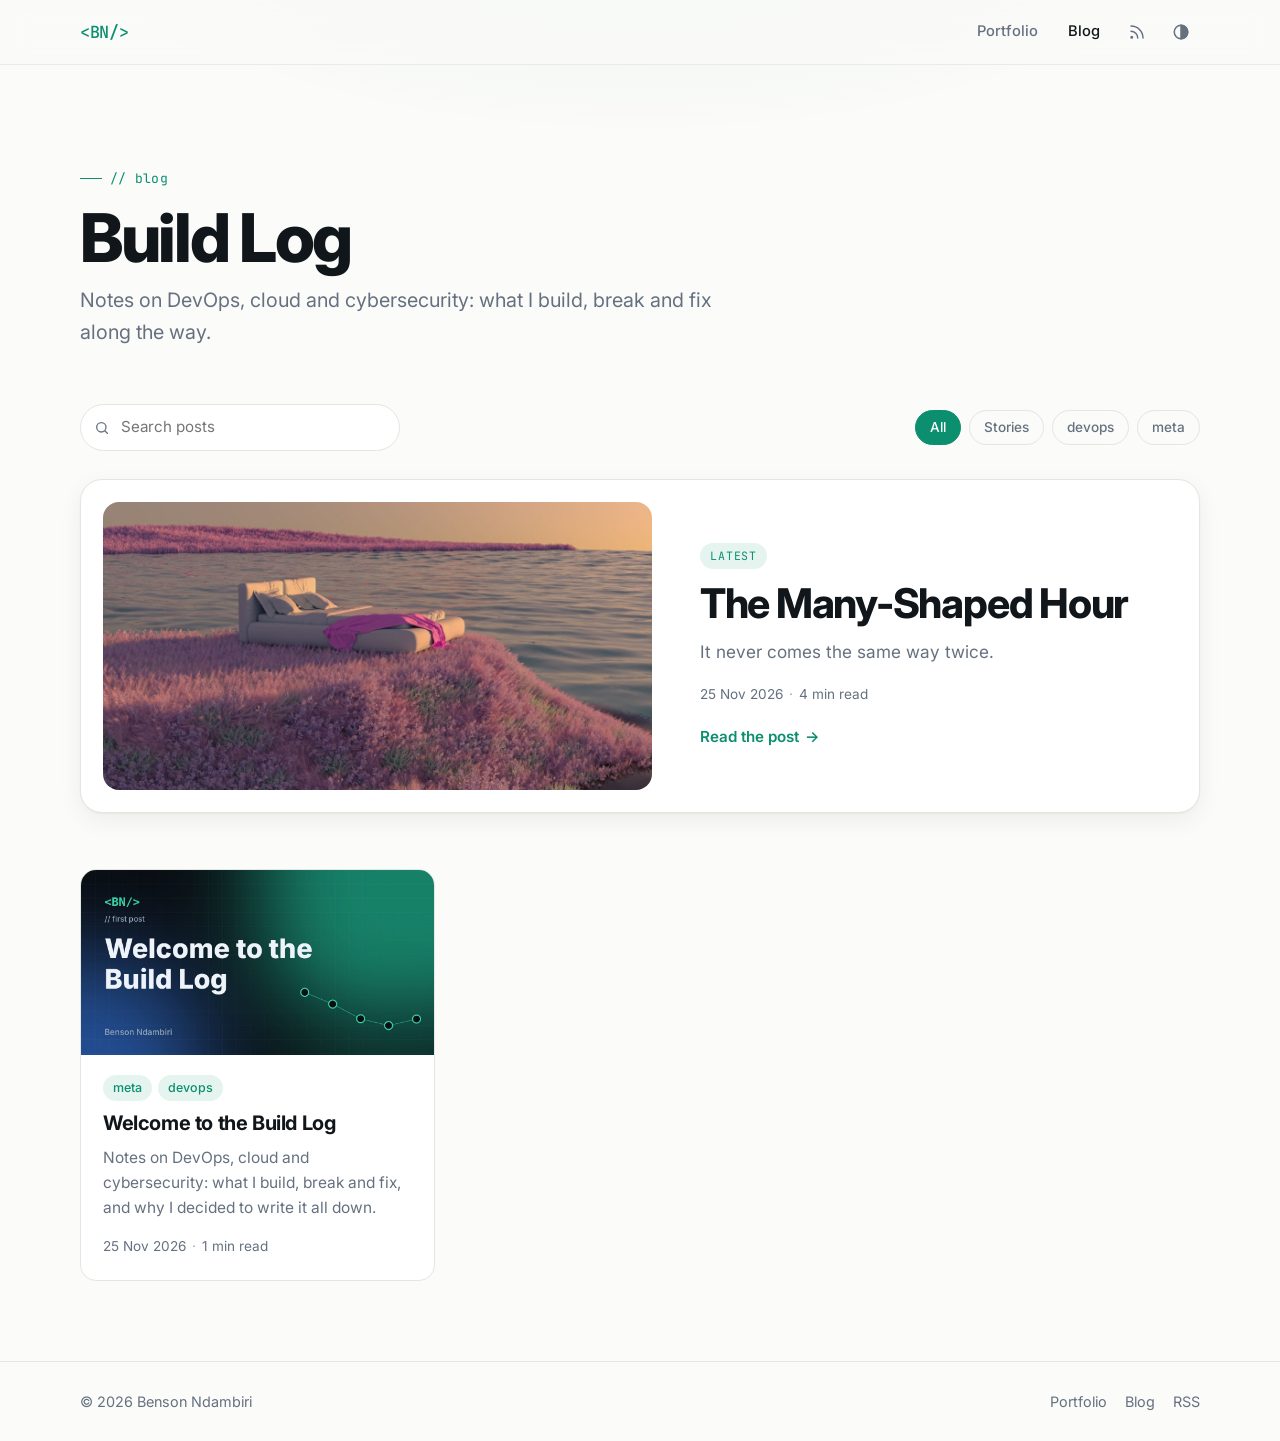
<file: blog/index.html>
<!doctype html>
<html lang="en" data-blog-root="./">
<head>
<meta charset="utf-8">
<meta name="viewport" content="width=device-width, initial-scale=1">
<title>Build Log | Benson Ndambiri</title>
<meta name="description" content="Notes on DevOps, cloud and cybersecurity: what I build, break and fix along the way.">
<meta name="author" content="Benson Ndambiri">
<meta name="robots" content="index, follow, max-image-preview:large">
<link rel="canonical" href="https://ndambs.github.io/me/blog/">
<link rel="alternate" type="application/rss+xml" title="Build Log" href="feed.xml">
<meta property="og:site_name" content="Benson Ndambiri">
<meta property="og:type" content="website">
<meta property="og:title" content="Build Log | Benson Ndambiri">
<meta property="og:description" content="Notes on DevOps, cloud and cybersecurity: what I build, break and fix along the way.">
<meta property="og:url" content="https://ndambs.github.io/me/blog/">
<meta property="og:image" content="https://ndambs.github.io/me/blog/images/blog-cover.jpg">
<meta property="og:image:width" content="1200">
<meta property="og:image:height" content="630">
<meta name="twitter:card" content="summary_large_image">
<meta name="twitter:title" content="Build Log | Benson Ndambiri">
<meta name="twitter:description" content="Notes on DevOps, cloud and cybersecurity: what I build, break and fix along the way.">
<meta name="twitter:image" content="https://ndambs.github.io/me/blog/images/blog-cover.jpg">
<link rel="preconnect" href="https://fonts.googleapis.com">
<link rel="preconnect" href="https://fonts.gstatic.com" crossorigin>
<link rel="stylesheet" href="https://fonts.googleapis.com/css2?family=Inter:wght@400;500;600;700;800&family=JetBrains+Mono:wght@400;500&family=Newsreader:ital,opsz,wght@0,6..72,400;0,6..72,500;0,6..72,600;1,6..72,400&display=swap">
<link rel="stylesheet" href="assets/blog.css">
<script>(function(){try{var t=localStorage.getItem('theme');if(t==='light'||t==='dark')document.documentElement.setAttribute('data-theme',t)}catch(e){}})()</script>
</head>
<body>
<header class="site-header">
  <div class="wrap header-inner">
    <a class="brand" href="../" aria-label="Back to portfolio"><span class="brand-mark">&lt;BN/&gt;</span></a>
    <nav class="nav" aria-label="Primary">
      <a href="../">Portfolio</a>
      <a href="./" class="is-active">Blog</a>
      <a class="icon-btn" href="feed.xml" aria-label="RSS feed" title="RSS feed">
        <svg viewBox="0 0 24 24" width="18" height="18" fill="none" stroke="currentColor" stroke-width="2" stroke-linecap="round" stroke-linejoin="round" aria-hidden="true"><path d="M4 11a9 9 0 0 1 9 9"/><path d="M4 4a16 16 0 0 1 16 16"/><circle cx="5" cy="19" r="1"/></svg>
      </a>
      <button class="icon-btn theme-toggle" type="button" aria-label="Toggle light and dark theme" title="Toggle theme"><svg viewBox="0 0 24 24" width="18" height="18" fill="none" stroke="currentColor" stroke-width="2" aria-hidden="true"><circle cx="12" cy="12" r="9"/><path d="M12 3a9 9 0 0 1 0 18z" fill="currentColor"/></svg></button>
    </nav>
  </div>
</header>

<main id="main">
  <section class="wrap blog-hero">
    <span class="eyebrow">// blog</span>
    <h1>Build Log</h1>
    <p>Notes on DevOps, cloud and cybersecurity: what I build, break and fix along the way.</p>
  </section>
  <div class="wrap" id="posts-root"></div>
</main>

<footer class="site-footer">
  <div class="wrap footer-inner">
    <span>&copy; <span id="yr">2026</span> Benson Ndambiri</span>
    <span class="footer-links"><a href="../">Portfolio</a><a href="./">Blog</a><a href="feed.xml">RSS</a></span>
  </div>
</footer>
<script>document.getElementById('yr').textContent=new Date().getFullYear()</script>
<script src="assets/blog.js" defer></script>
</body>
</html>
</file>
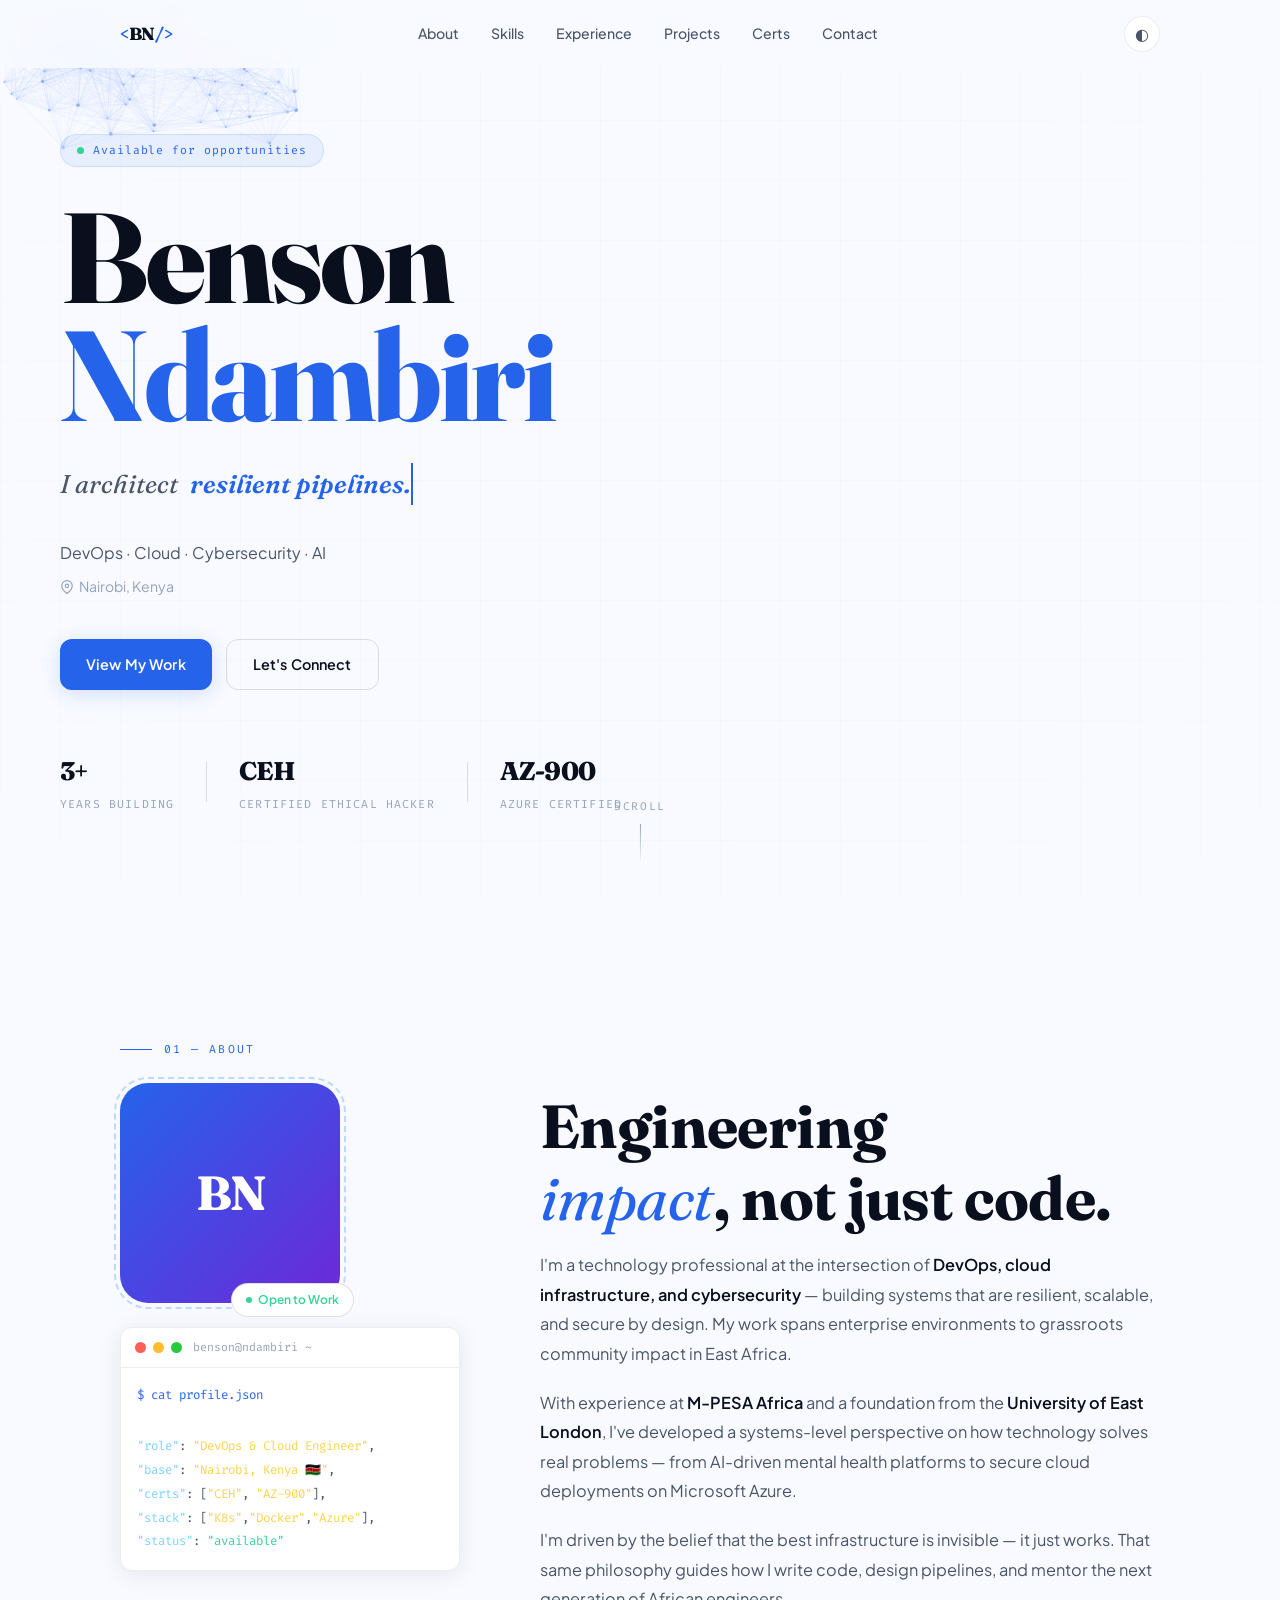
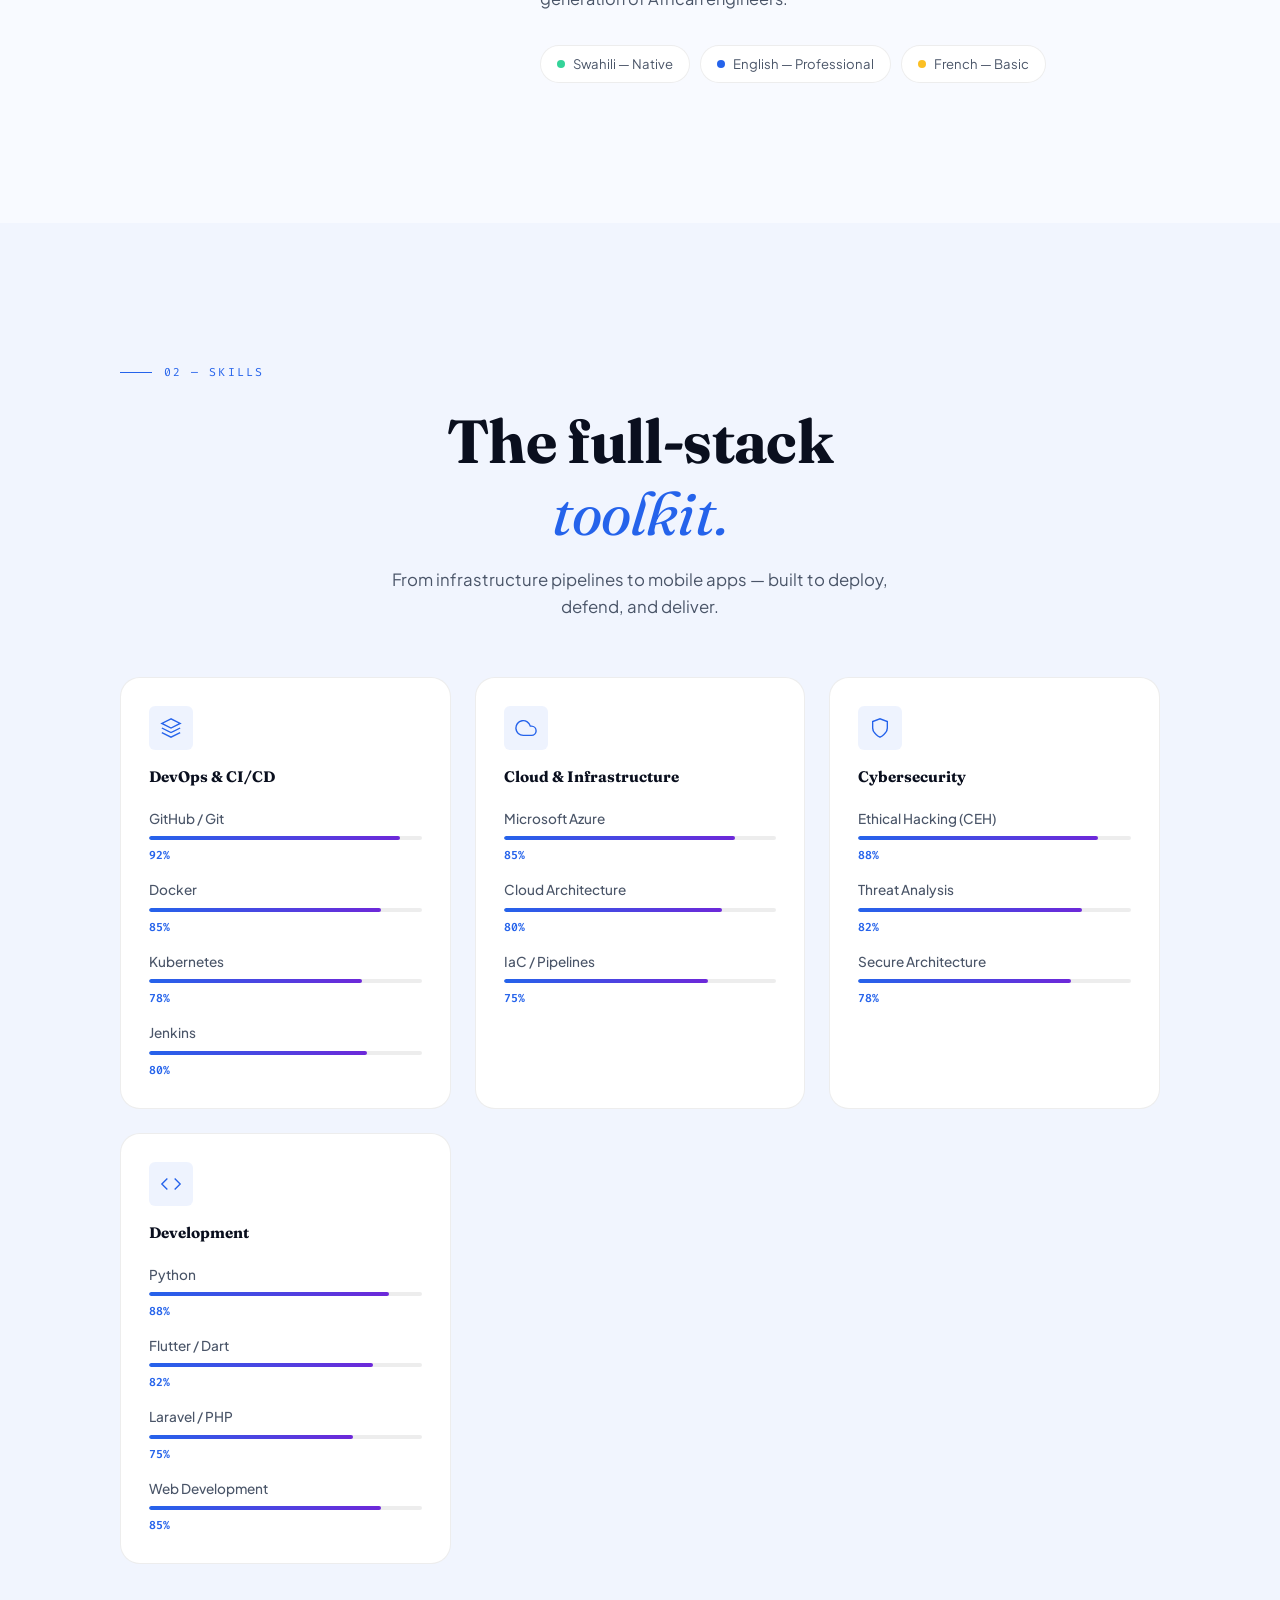
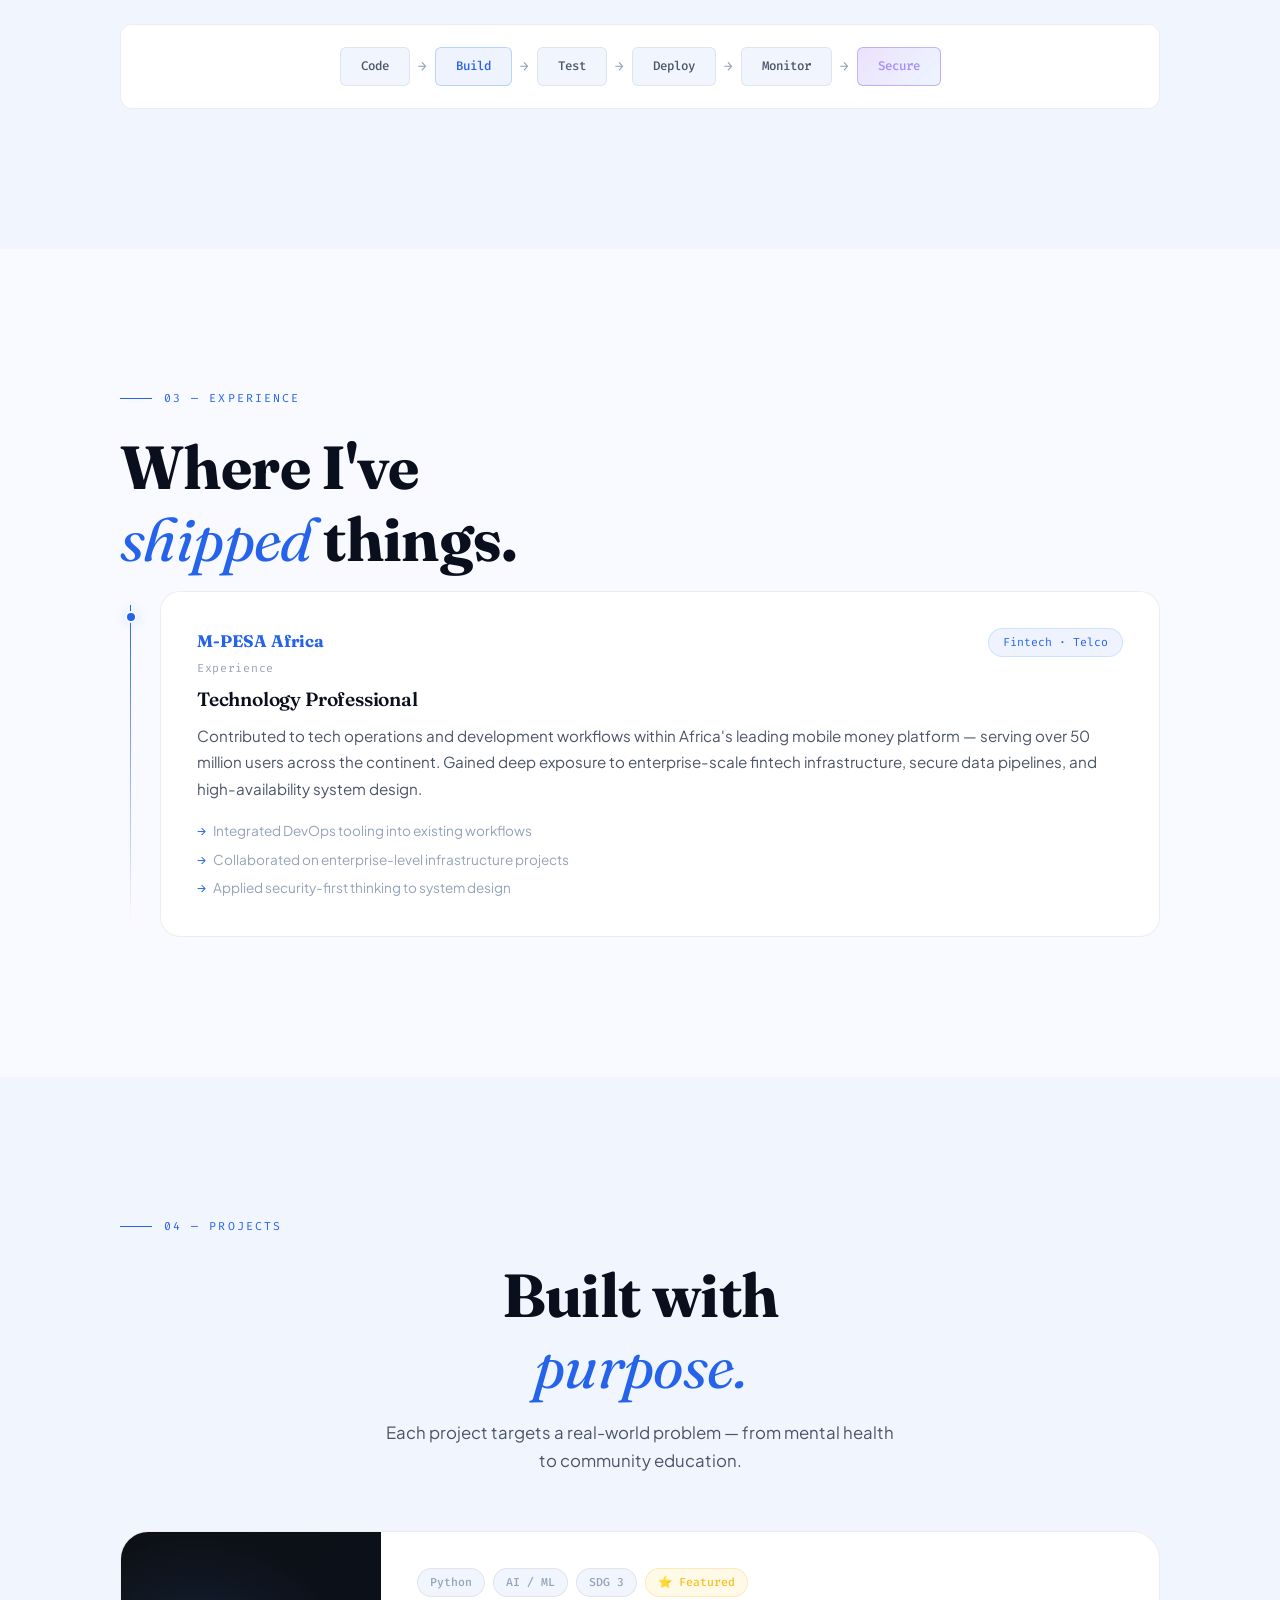
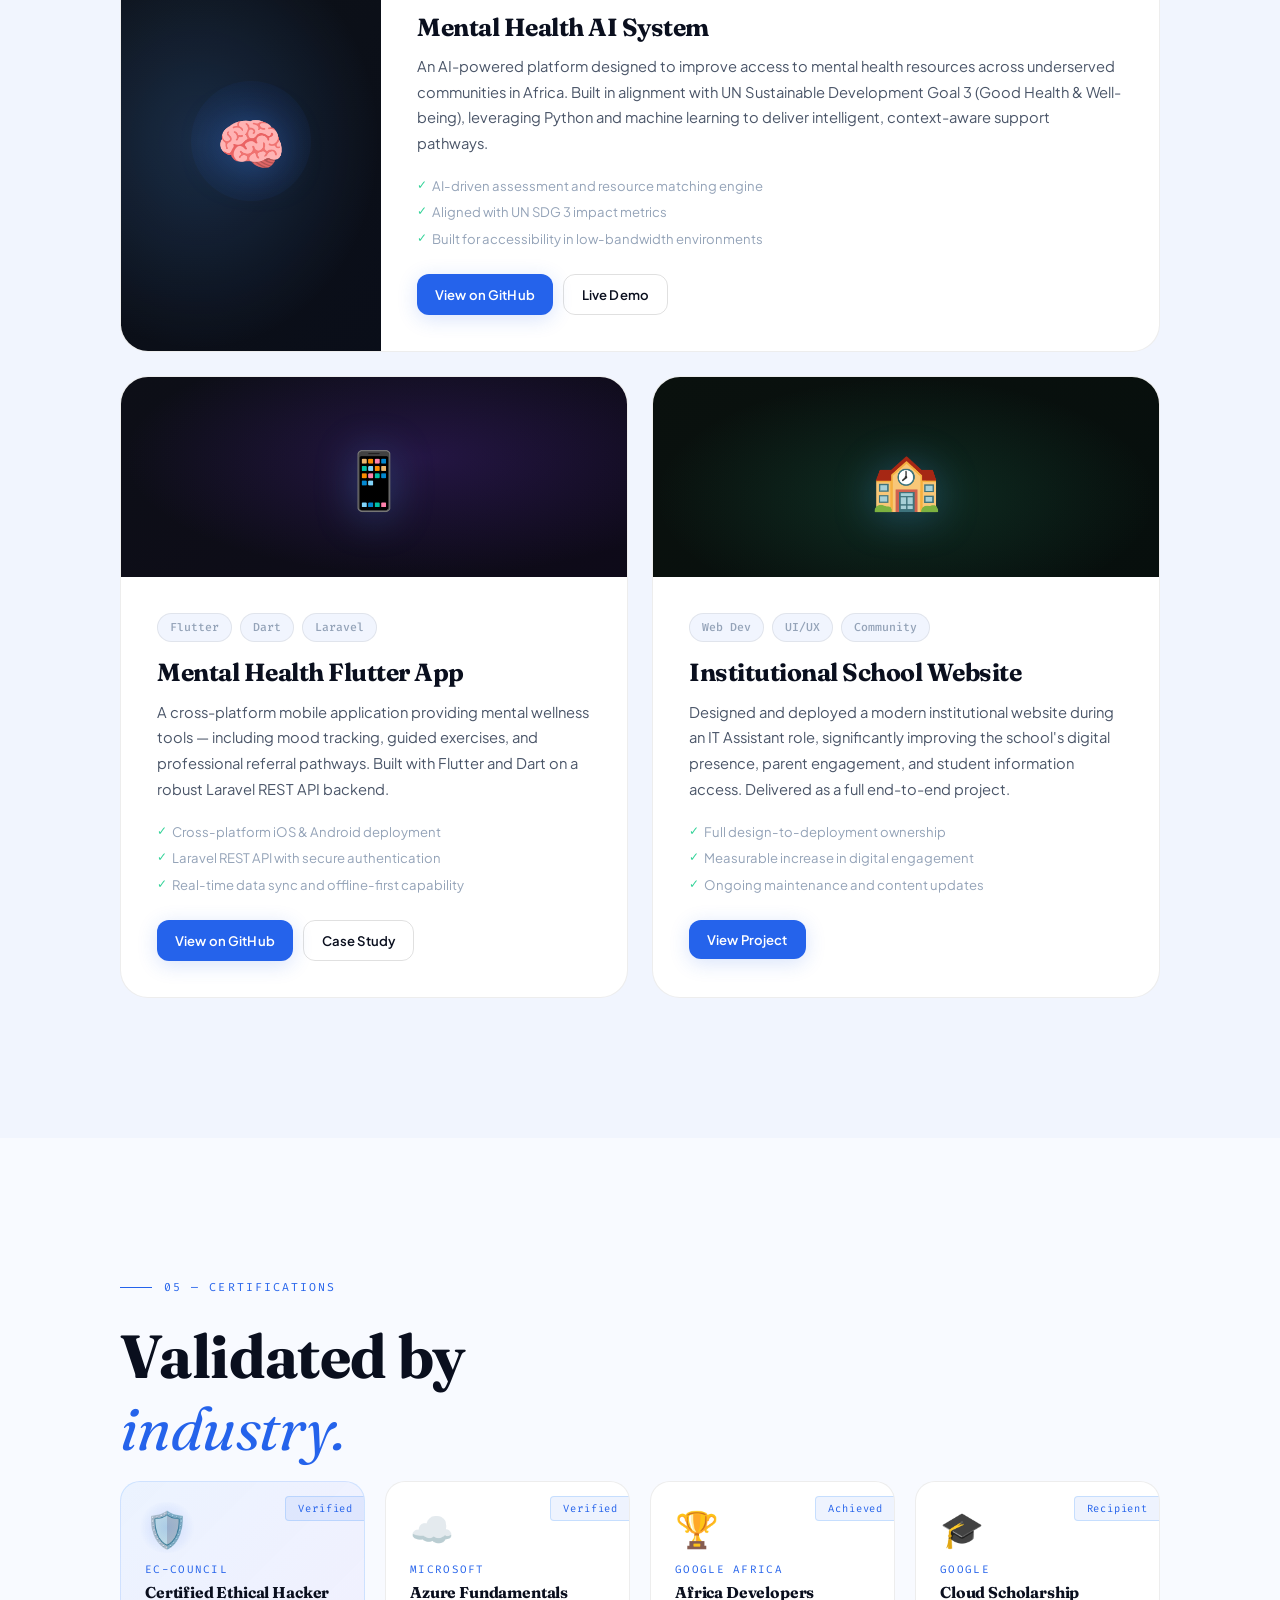
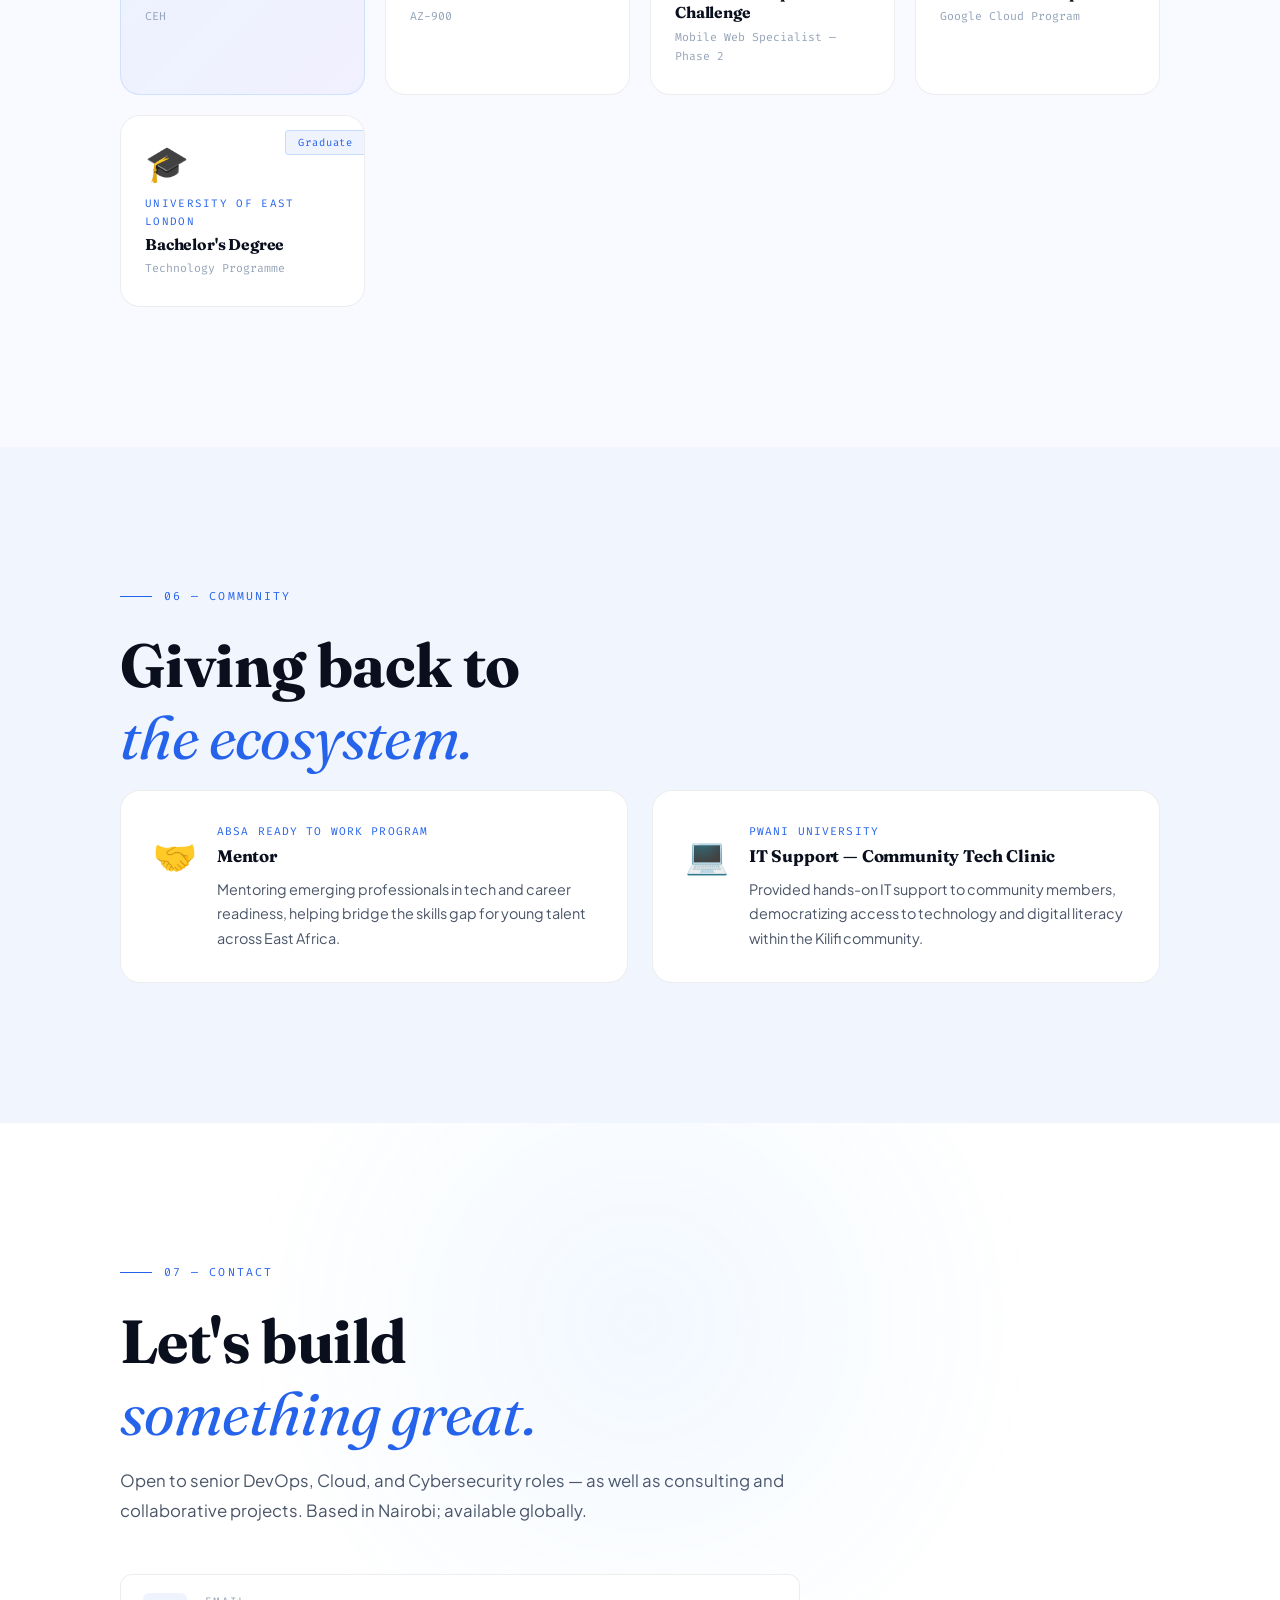
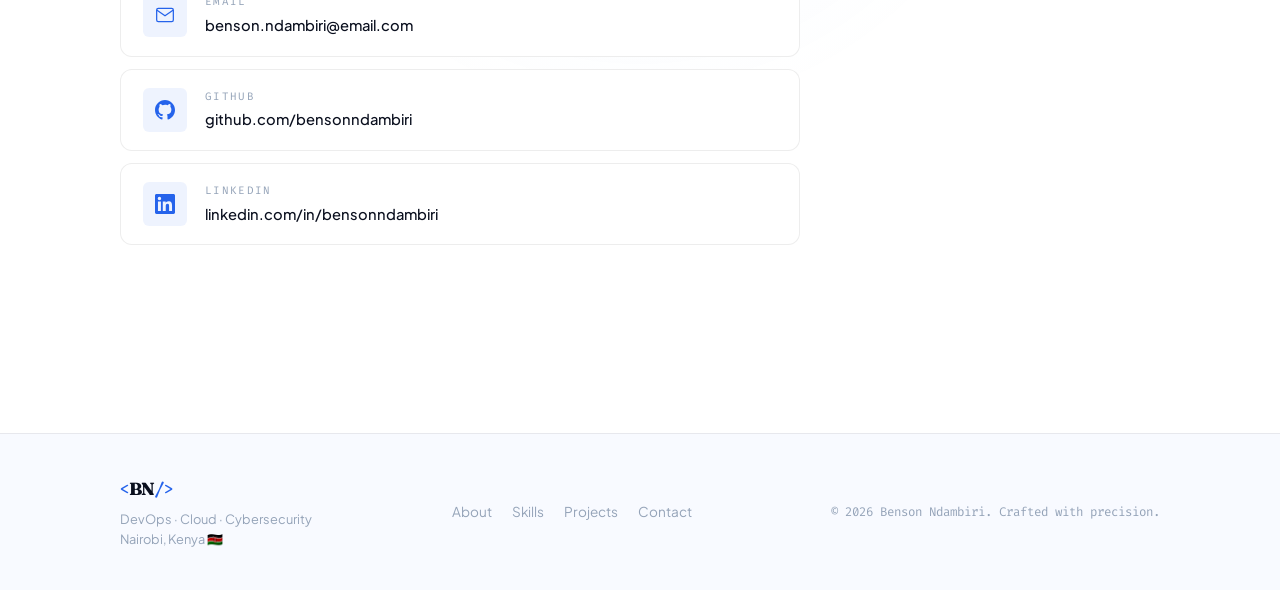
<file: portfolio/index.html>
<!DOCTYPE html>
<html lang="en" data-theme="dark">
<head>
  <meta charset="UTF-8" />
  <meta name="viewport" content="width=device-width, initial-scale=1.0" />
  <meta name="description" content="Benson Ndambiri — DevOps, Cloud & Cybersecurity Engineer based in Nairobi, Kenya. Certified Ethical Hacker, Azure-certified, and builder of impactful tech solutions." />
  <meta name="keywords" content="DevOps Engineer, Cloud Engineer, Cybersecurity, Nairobi, Kenya, Docker, Kubernetes, Azure, CEH, Python, Flutter" />
  <meta name="author" content="Benson Ndambiri" />
  <meta property="og:title" content="Benson Ndambiri | DevOps & Cloud Engineer" />
  <meta property="og:description" content="Senior DevOps, Cloud & Cybersecurity professional based in Nairobi, Kenya." />
  <meta property="og:type" content="website" />
  <meta name="twitter:card" content="summary_large_image" />
  <meta name="robots" content="index, follow" />
  <title>Benson Ndambiri | DevOps · Cloud · Cybersecurity</title>
  <link rel="preconnect" href="https://fonts.googleapis.com" />
  <link rel="preconnect" href="https://fonts.gstatic.com" crossorigin />
  <link href="https://fonts.googleapis.com/css2?family=Fraunces:ital,opsz,wght@0,9..144,400;0,9..144,600;0,9..144,700;0,9..144,800;1,9..144,400;1,9..144,700&family=Plus+Jakarta+Sans:wght@300;400;500;600&family=Fira+Code:wght@400;500&display=swap" rel="stylesheet" />
  <link rel="stylesheet" href="css/style.css" />
  <link rel="icon" type="image/svg+xml" href="data:image/svg+xml,<svg xmlns='http://www.w3.org/2000/svg' viewBox='0 0 100 100'><text y='.9em' font-size='90'>⚡</text></svg>" />
</head>
<body>

  <!-- ============================================================
       NAVIGATION
  ============================================================ -->
  <nav id="navbar" role="navigation" aria-label="Main navigation">
    <div class="nav-inner">
      <a href="#hero" class="nav-logo" aria-label="Benson Ndambiri home">
        <span class="logo-bracket">&lt;</span>BN<span class="logo-bracket">/&gt;</span>
      </a>
      <ul class="nav-links" role="list">
        <li><a href="#about">About</a></li>
        <li><a href="#skills">Skills</a></li>
        <li><a href="#experience">Experience</a></li>
        <li><a href="#projects">Projects</a></li>
        <li><a href="#certifications">Certs</a></li>
        <li><a href="#contact">Contact</a></li>
      </ul>
      <div class="nav-actions">
        <button id="theme-toggle" class="theme-btn" aria-label="Toggle color theme">
          <span class="theme-icon">◐</span>
        </button>
        <button class="nav-hamburger" id="nav-hamburger" aria-label="Open menu" aria-expanded="false">
          <span></span><span></span><span></span>
        </button>
      </div>
    </div>
    <!-- Mobile Menu -->
    <div class="nav-mobile" id="nav-mobile" role="dialog" aria-label="Mobile navigation">
      <ul role="list">
        <li><a href="#about" class="mobile-link">About</a></li>
        <li><a href="#skills" class="mobile-link">Skills</a></li>
        <li><a href="#experience" class="mobile-link">Experience</a></li>
        <li><a href="#projects" class="mobile-link">Projects</a></li>
        <li><a href="#certifications" class="mobile-link">Certifications</a></li>
        <li><a href="#contact" class="mobile-link">Contact</a></li>
      </ul>
    </div>
  </nav>

  <!-- ============================================================
       HERO
  ============================================================ -->
  <section id="hero" class="hero" aria-label="Introduction">
    <canvas id="hero-canvas" aria-hidden="true"></canvas>
    <div class="hero-grid-overlay" aria-hidden="true"></div>
    <div class="hero-content">
      <div class="hero-badge">
        <span class="badge-dot"></span>
        <span>Available for opportunities</span>
      </div>
      <h1 class="hero-name">
        <span class="hero-name-first reveal-up">Benson</span>
        <span class="hero-name-last reveal-up delay-1">Ndambiri</span>
      </h1>
      <div class="hero-title-line reveal-up delay-2">
        <span class="title-static">I architect</span>
        <span class="title-rotating" id="rotating-text" aria-live="polite"></span>
      </div>
      <p class="hero-summary reveal-up delay-3">
        DevOps · Cloud · Cybersecurity · AI<br />
        <span class="hero-location">
          <svg width="14" height="14" viewBox="0 0 24 24" fill="none" stroke="currentColor" stroke-width="2" aria-hidden="true"><path d="M21 10c0 7-9 13-9 13s-9-6-9-13a9 9 0 0 1 18 0z"/><circle cx="12" cy="10" r="3"/></svg>
          Nairobi, Kenya
        </span>
      </p>
      <div class="hero-cta reveal-up delay-4">
        <a href="#projects" class="btn btn-primary">View My Work</a>
        <a href="#contact" class="btn btn-ghost">Let's Connect</a>
      </div>
      <div class="hero-stats reveal-up delay-5" aria-label="Key statistics">
        <div class="stat">
          <span class="stat-num">3+</span>
          <span class="stat-label">Years Building</span>
        </div>
        <div class="stat-divider" aria-hidden="true"></div>
        <div class="stat">
          <span class="stat-num">CEH</span>
          <span class="stat-label">Certified Ethical Hacker</span>
        </div>
        <div class="stat-divider" aria-hidden="true"></div>
        <div class="stat">
          <span class="stat-num">AZ-900</span>
          <span class="stat-label">Azure Certified</span>
        </div>
      </div>
    </div>
    <div class="hero-scroll-hint" aria-label="Scroll down">
      <span>Scroll</span>
      <div class="scroll-line"></div>
    </div>
  </section>

  <!-- ============================================================
       ABOUT
  ============================================================ -->
  <section id="about" class="section" aria-label="About Benson">
    <div class="container">
      <div class="section-label">
        <span class="label-line" aria-hidden="true"></span>
        <span>01 — About</span>
      </div>
      <div class="about-grid">
        <div class="about-visual">
          <div class="avatar-frame">
            <div class="avatar-placeholder" aria-label="Profile photo placeholder">BN</div>
            <div class="avatar-ring" aria-hidden="true"></div>
            <div class="avatar-tag" aria-hidden="true">
              <span class="tag-dot"></span>Open to Work
            </div>
          </div>
          <div class="about-terminal" aria-label="Quick facts terminal" role="complementary">
            <div class="terminal-bar" aria-hidden="true">
              <span class="t-dot red"></span>
              <span class="t-dot yellow"></span>
              <span class="t-dot green"></span>
              <span class="t-title">benson@ndambiri ~ </span>
            </div>
            <pre class="terminal-body" aria-label="Profile summary in terminal format"><span class="t-cmd">$ cat profile.json</span>
<span class="t-key">"role"</span>: <span class="t-val">"DevOps &amp; Cloud Engineer"</span>,
<span class="t-key">"base"</span>: <span class="t-val">"Nairobi, Kenya 🇰🇪"</span>,
<span class="t-key">"certs"</span>: [<span class="t-val">"CEH"</span>, <span class="t-val">"AZ-900"</span>],
<span class="t-key">"stack"</span>: [<span class="t-val">"K8s"</span>,<span class="t-val">"Docker"</span>,<span class="t-val">"Azure"</span>],
<span class="t-key">"status"</span>: <span class="t-green">"available"</span></pre>
          </div>
        </div>
        <div class="about-text">
          <h2 class="section-heading">Engineering<br /><em>impact</em>, not just code.</h2>
          <p class="about-para">
            I'm a technology professional at the intersection of <strong>DevOps, cloud infrastructure, and cybersecurity</strong> — building systems that are resilient, scalable, and secure by design. My work spans enterprise environments to grassroots community impact in East Africa.
          </p>
          <p class="about-para">
            With experience at <strong>M-PESA Africa</strong> and a foundation from the <strong>University of East London</strong>, I've developed a systems-level perspective on how technology solves real problems — from AI-driven mental health platforms to secure cloud deployments on Microsoft Azure.
          </p>
          <p class="about-para">
            I'm driven by the belief that the best infrastructure is invisible — it just works. That same philosophy guides how I write code, design pipelines, and mentor the next generation of African engineers.
          </p>
          <div class="about-langs" role="list" aria-label="Languages spoken">
            <span class="lang-chip" role="listitem"><span class="lang-level native"></span>Swahili — Native</span>
            <span class="lang-chip" role="listitem"><span class="lang-level pro"></span>English — Professional</span>
            <span class="lang-chip" role="listitem"><span class="lang-level basic"></span>French — Basic</span>
          </div>
        </div>
      </div>
    </div>
  </section>

  <!-- ============================================================
       SKILLS
  ============================================================ -->
  <section id="skills" class="section section-alt" aria-label="Technical skills">
    <div class="container">
      <div class="section-label">
        <span class="label-line" aria-hidden="true"></span>
        <span>02 — Skills</span>
      </div>
      <h2 class="section-heading center">The full-stack<br /><em>toolkit.</em></h2>
      <p class="section-sub center">From infrastructure pipelines to mobile apps — built to deploy, defend, and deliver.</p>

      <div class="skills-grid">

        <div class="skill-card" data-category="devops">
          <div class="skill-card-icon" aria-hidden="true">
            <svg viewBox="0 0 24 24" fill="none" stroke="currentColor" stroke-width="1.5"><path d="M12 2L2 7l10 5 10-5-10-5z"/><path d="M2 17l10 5 10-5"/><path d="M2 12l10 5 10-5"/></svg>
          </div>
          <h3 class="skill-card-title">DevOps & CI/CD</h3>
          <ul class="skill-list" role="list">
            <li class="skill-item">
              <span class="skill-name">GitHub / Git</span>
              <div class="skill-bar" role="progressbar" aria-valuenow="92" aria-valuemin="0" aria-valuemax="100" aria-label="GitHub proficiency 92%">
                <div class="skill-fill" data-width="92"></div>
              </div>
              <span class="skill-pct">92%</span>
            </li>
            <li class="skill-item">
              <span class="skill-name">Docker</span>
              <div class="skill-bar" role="progressbar" aria-valuenow="85" aria-valuemin="0" aria-valuemax="100" aria-label="Docker proficiency 85%">
                <div class="skill-fill" data-width="85"></div>
              </div>
              <span class="skill-pct">85%</span>
            </li>
            <li class="skill-item">
              <span class="skill-name">Kubernetes</span>
              <div class="skill-bar" role="progressbar" aria-valuenow="78" aria-valuemin="0" aria-valuemax="100" aria-label="Kubernetes proficiency 78%">
                <div class="skill-fill" data-width="78"></div>
              </div>
              <span class="skill-pct">78%</span>
            </li>
            <li class="skill-item">
              <span class="skill-name">Jenkins</span>
              <div class="skill-bar" role="progressbar" aria-valuenow="80" aria-valuemin="0" aria-valuemax="100" aria-label="Jenkins proficiency 80%">
                <div class="skill-fill" data-width="80"></div>
              </div>
              <span class="skill-pct">80%</span>
            </li>
          </ul>
        </div>

        <div class="skill-card" data-category="cloud">
          <div class="skill-card-icon" aria-hidden="true">
            <svg viewBox="0 0 24 24" fill="none" stroke="currentColor" stroke-width="1.5"><path d="M18 10h-1.26A8 8 0 1 0 9 20h9a5 5 0 0 0 0-10z"/></svg>
          </div>
          <h3 class="skill-card-title">Cloud & Infrastructure</h3>
          <ul class="skill-list" role="list">
            <li class="skill-item">
              <span class="skill-name">Microsoft Azure</span>
              <div class="skill-bar" role="progressbar" aria-valuenow="85" aria-valuemin="0" aria-valuemax="100">
                <div class="skill-fill" data-width="85"></div>
              </div>
              <span class="skill-pct">85%</span>
            </li>
            <li class="skill-item">
              <span class="skill-name">Cloud Architecture</span>
              <div class="skill-bar" role="progressbar" aria-valuenow="80" aria-valuemin="0" aria-valuemax="100">
                <div class="skill-fill" data-width="80"></div>
              </div>
              <span class="skill-pct">80%</span>
            </li>
            <li class="skill-item">
              <span class="skill-name">IaC / Pipelines</span>
              <div class="skill-bar" role="progressbar" aria-valuenow="75" aria-valuemin="0" aria-valuemax="100">
                <div class="skill-fill" data-width="75"></div>
              </div>
              <span class="skill-pct">75%</span>
            </li>
          </ul>
        </div>

        <div class="skill-card" data-category="security">
          <div class="skill-card-icon" aria-hidden="true">
            <svg viewBox="0 0 24 24" fill="none" stroke="currentColor" stroke-width="1.5"><path d="M12 22s8-4 8-10V5l-8-3-8 3v7c0 6 8 10 8 10z"/></svg>
          </div>
          <h3 class="skill-card-title">Cybersecurity</h3>
          <ul class="skill-list" role="list">
            <li class="skill-item">
              <span class="skill-name">Ethical Hacking (CEH)</span>
              <div class="skill-bar" role="progressbar" aria-valuenow="88" aria-valuemin="0" aria-valuemax="100">
                <div class="skill-fill" data-width="88"></div>
              </div>
              <span class="skill-pct">88%</span>
            </li>
            <li class="skill-item">
              <span class="skill-name">Threat Analysis</span>
              <div class="skill-bar" role="progressbar" aria-valuenow="82" aria-valuemin="0" aria-valuemax="100">
                <div class="skill-fill" data-width="82"></div>
              </div>
              <span class="skill-pct">82%</span>
            </li>
            <li class="skill-item">
              <span class="skill-name">Secure Architecture</span>
              <div class="skill-bar" role="progressbar" aria-valuenow="78" aria-valuemin="0" aria-valuemax="100">
                <div class="skill-fill" data-width="78"></div>
              </div>
              <span class="skill-pct">78%</span>
            </li>
          </ul>
        </div>

        <div class="skill-card" data-category="dev">
          <div class="skill-card-icon" aria-hidden="true">
            <svg viewBox="0 0 24 24" fill="none" stroke="currentColor" stroke-width="1.5"><polyline points="16 18 22 12 16 6"/><polyline points="8 6 2 12 8 18"/></svg>
          </div>
          <h3 class="skill-card-title">Development</h3>
          <ul class="skill-list" role="list">
            <li class="skill-item">
              <span class="skill-name">Python</span>
              <div class="skill-bar" role="progressbar" aria-valuenow="88" aria-valuemin="0" aria-valuemax="100">
                <div class="skill-fill" data-width="88"></div>
              </div>
              <span class="skill-pct">88%</span>
            </li>
            <li class="skill-item">
              <span class="skill-name">Flutter / Dart</span>
              <div class="skill-bar" role="progressbar" aria-valuenow="82" aria-valuemin="0" aria-valuemax="100">
                <div class="skill-fill" data-width="82"></div>
              </div>
              <span class="skill-pct">82%</span>
            </li>
            <li class="skill-item">
              <span class="skill-name">Laravel / PHP</span>
              <div class="skill-bar" role="progressbar" aria-valuenow="75" aria-valuemin="0" aria-valuemax="100">
                <div class="skill-fill" data-width="75"></div>
              </div>
              <span class="skill-pct">75%</span>
            </li>
            <li class="skill-item">
              <span class="skill-name">Web Development</span>
              <div class="skill-bar" role="progressbar" aria-valuenow="85" aria-valuemin="0" aria-valuemax="100">
                <div class="skill-fill" data-width="85"></div>
              </div>
              <span class="skill-pct">85%</span>
            </li>
          </ul>
        </div>

      </div>

      <!-- Pipeline visual -->
      <div class="pipeline-strip" aria-hidden="true">
        <div class="pipeline-flow">
          <div class="pipe-node">Code</div>
          <div class="pipe-arrow">→</div>
          <div class="pipe-node active">Build</div>
          <div class="pipe-arrow">→</div>
          <div class="pipe-node">Test</div>
          <div class="pipe-arrow">→</div>
          <div class="pipe-node">Deploy</div>
          <div class="pipe-arrow">→</div>
          <div class="pipe-node">Monitor</div>
          <div class="pipe-arrow">→</div>
          <div class="pipe-node accent">Secure</div>
        </div>
      </div>

    </div>
  </section>

  <!-- ============================================================
       EXPERIENCE
  ============================================================ -->
  <section id="experience" class="section" aria-label="Work experience">
    <div class="container">
      <div class="section-label">
        <span class="label-line" aria-hidden="true"></span>
        <span>03 — Experience</span>
      </div>
      <h2 class="section-heading">Where I've<br /><em>shipped</em> things.</h2>

      <div class="timeline" role="list">

        <div class="timeline-item" role="listitem">
          <div class="timeline-dot" aria-hidden="true"></div>
          <div class="timeline-card">
            <div class="tl-header">
              <div class="tl-meta">
                <span class="tl-company">M-PESA Africa</span>
                <span class="tl-period">Experience</span>
              </div>
              <div class="tl-badge">Fintech · Telco</div>
            </div>
            <h3 class="tl-role">Technology Professional</h3>
            <p class="tl-desc">
              Contributed to tech operations and development workflows within Africa's leading mobile money platform — serving over 50 million users across the continent. Gained deep exposure to enterprise-scale fintech infrastructure, secure data pipelines, and high-availability system design.
            </p>
            <ul class="tl-highlights" role="list">
              <li>Integrated DevOps tooling into existing workflows</li>
              <li>Collaborated on enterprise-level infrastructure projects</li>
              <li>Applied security-first thinking to system design</li>
            </ul>
          </div>
        </div>

      </div>
    </div>
  </section>

  <!-- ============================================================
       PROJECTS
  ============================================================ -->
  <section id="projects" class="section section-alt" aria-label="Projects">
    <div class="container">
      <div class="section-label">
        <span class="label-line" aria-hidden="true"></span>
        <span>04 — Projects</span>
      </div>
      <h2 class="section-heading center">Built with<br /><em>purpose.</em></h2>
      <p class="section-sub center">Each project targets a real-world problem — from mental health to community education.</p>

      <div class="projects-grid">

        <article class="project-card featured" aria-label="Mental Health AI System project">
          <div class="project-card-inner">
            <div class="project-visual" aria-hidden="true">
              <div class="project-bg bg-1"></div>
              <div class="project-icon-large">🧠</div>
              <div class="project-glow" aria-hidden="true"></div>
            </div>
            <div class="project-content">
              <div class="project-tags" role="list" aria-label="Technologies used">
                <span class="tag" role="listitem">Python</span>
                <span class="tag" role="listitem">AI / ML</span>
                <span class="tag" role="listitem">SDG 3</span>
                <span class="tag tag-featured" role="listitem">⭐ Featured</span>
              </div>
              <h3 class="project-title">Mental Health AI System</h3>
              <p class="project-desc">
                An AI-powered platform designed to improve access to mental health resources across underserved communities in Africa. Built in alignment with UN Sustainable Development Goal 3 (Good Health & Well-being), leveraging Python and machine learning to deliver intelligent, context-aware support pathways.
              </p>
              <ul class="project-highlights" role="list">
                <li>AI-driven assessment and resource matching engine</li>
                <li>Aligned with UN SDG 3 impact metrics</li>
                <li>Built for accessibility in low-bandwidth environments</li>
              </ul>
              <div class="project-actions">
                <a href="#" class="btn btn-primary btn-sm" aria-label="View Mental Health AI System on GitHub">View on GitHub</a>
                <a href="#" class="btn btn-ghost btn-sm" aria-label="View live demo">Live Demo</a>
              </div>
            </div>
          </div>
        </article>

        <article class="project-card" aria-label="Mental Health Flutter App project">
          <div class="project-card-inner">
            <div class="project-visual" aria-hidden="true">
              <div class="project-bg bg-2"></div>
              <div class="project-icon-large">📱</div>
            </div>
            <div class="project-content">
              <div class="project-tags" role="list">
                <span class="tag" role="listitem">Flutter</span>
                <span class="tag" role="listitem">Dart</span>
                <span class="tag" role="listitem">Laravel</span>
              </div>
              <h3 class="project-title">Mental Health Flutter App</h3>
              <p class="project-desc">
                A cross-platform mobile application providing mental wellness tools — including mood tracking, guided exercises, and professional referral pathways. Built with Flutter and Dart on a robust Laravel REST API backend.
              </p>
              <ul class="project-highlights" role="list">
                <li>Cross-platform iOS & Android deployment</li>
                <li>Laravel REST API with secure authentication</li>
                <li>Real-time data sync and offline-first capability</li>
              </ul>
              <div class="project-actions">
                <a href="#" class="btn btn-primary btn-sm">View on GitHub</a>
                <a href="#" class="btn btn-ghost btn-sm">Case Study</a>
              </div>
            </div>
          </div>
        </article>

        <article class="project-card" aria-label="School Website project">
          <div class="project-card-inner">
            <div class="project-visual" aria-hidden="true">
              <div class="project-bg bg-3"></div>
              <div class="project-icon-large">🏫</div>
            </div>
            <div class="project-content">
              <div class="project-tags" role="list">
                <span class="tag" role="listitem">Web Dev</span>
                <span class="tag" role="listitem">UI/UX</span>
                <span class="tag" role="listitem">Community</span>
              </div>
              <h3 class="project-title">Institutional School Website</h3>
              <p class="project-desc">
                Designed and deployed a modern institutional website during an IT Assistant role, significantly improving the school's digital presence, parent engagement, and student information access. Delivered as a full end-to-end project.
              </p>
              <ul class="project-highlights" role="list">
                <li>Full design-to-deployment ownership</li>
                <li>Measurable increase in digital engagement</li>
                <li>Ongoing maintenance and content updates</li>
              </ul>
              <div class="project-actions">
                <a href="#" class="btn btn-primary btn-sm">View Project</a>
              </div>
            </div>
          </div>
        </article>

      </div>
    </div>
  </section>

  <!-- ============================================================
       CERTIFICATIONS & ACHIEVEMENTS
  ============================================================ -->
  <section id="certifications" class="section" aria-label="Certifications and achievements">
    <div class="container">
      <div class="section-label">
        <span class="label-line" aria-hidden="true"></span>
        <span>05 — Certifications</span>
      </div>
      <h2 class="section-heading">Validated by<br /><em>industry.</em></h2>

      <div class="certs-grid">

        <div class="cert-card cert-primary" aria-label="Certified Ethical Hacker certification">
          <div class="cert-badge-wrap">
            <div class="cert-badge" aria-hidden="true">🛡️</div>
            <div class="cert-glow" aria-hidden="true"></div>
          </div>
          <div class="cert-info">
            <span class="cert-issuer">EC-Council</span>
            <h3 class="cert-name">Certified Ethical Hacker</h3>
            <span class="cert-id">CEH</span>
          </div>
          <div class="cert-ribbon" aria-hidden="true">Verified</div>
        </div>

        <div class="cert-card" aria-label="Microsoft Azure Fundamentals certification">
          <div class="cert-badge-wrap">
            <div class="cert-badge" aria-hidden="true">☁️</div>
          </div>
          <div class="cert-info">
            <span class="cert-issuer">Microsoft</span>
            <h3 class="cert-name">Azure Fundamentals</h3>
            <span class="cert-id">AZ-900</span>
          </div>
          <div class="cert-ribbon" aria-hidden="true">Verified</div>
        </div>

        <div class="cert-card" aria-label="Google Africa Developers Challenge achievement">
          <div class="cert-badge-wrap">
            <div class="cert-badge" aria-hidden="true">🏆</div>
          </div>
          <div class="cert-info">
            <span class="cert-issuer">Google Africa</span>
            <h3 class="cert-name">Africa Developers Challenge</h3>
            <span class="cert-id">Mobile Web Specialist — Phase 2</span>
          </div>
          <div class="cert-ribbon" aria-hidden="true">Achieved</div>
        </div>

        <div class="cert-card" aria-label="Google Cloud Scholarship">
          <div class="cert-badge-wrap">
            <div class="cert-badge" aria-hidden="true">🎓</div>
          </div>
          <div class="cert-info">
            <span class="cert-issuer">Google</span>
            <h3 class="cert-name">Cloud Scholarship</h3>
            <span class="cert-id">Google Cloud Program</span>
          </div>
          <div class="cert-ribbon" aria-hidden="true">Recipient</div>
        </div>

        <div class="cert-card" aria-label="University of East London education">
          <div class="cert-badge-wrap">
            <div class="cert-badge" aria-hidden="true">🎓</div>
          </div>
          <div class="cert-info">
            <span class="cert-issuer">University of East London</span>
            <h3 class="cert-name">Bachelor's Degree</h3>
            <span class="cert-id">Technology Programme</span>
          </div>
          <div class="cert-ribbon" aria-hidden="true">Graduate</div>
        </div>

      </div>
    </div>
  </section>

  <!-- ============================================================
       VOLUNTEER
  ============================================================ -->
  <section id="volunteer" class="section section-alt" aria-label="Volunteer work">
    <div class="container">
      <div class="section-label">
        <span class="label-line" aria-hidden="true"></span>
        <span>06 — Community</span>
      </div>
      <h2 class="section-heading">Giving back to<br /><em>the ecosystem.</em></h2>

      <div class="volunteer-grid">
        <div class="vol-card" aria-label="Absa Ready to Work mentorship">
          <div class="vol-icon" aria-hidden="true">🤝</div>
          <div class="vol-content">
            <span class="vol-org">Absa Ready to Work Program</span>
            <h3 class="vol-role">Mentor</h3>
            <p class="vol-desc">Mentoring emerging professionals in tech and career readiness, helping bridge the skills gap for young talent across East Africa.</p>
          </div>
        </div>
        <div class="vol-card" aria-label="Pwani University community tech clinic">
          <div class="vol-icon" aria-hidden="true">💻</div>
          <div class="vol-content">
            <span class="vol-org">Pwani University</span>
            <h3 class="vol-role">IT Support — Community Tech Clinic</h3>
            <p class="vol-desc">Provided hands-on IT support to community members, democratizing access to technology and digital literacy within the Kilifi community.</p>
          </div>
        </div>
      </div>
    </div>
  </section>

  <!-- ============================================================
       CONTACT
  ============================================================ -->
  <section id="contact" class="section contact-section" aria-label="Contact Benson">
    <div class="container">
      <div class="contact-content">
        <div class="section-label">
          <span class="label-line" aria-hidden="true"></span>
          <span>07 — Contact</span>
        </div>
        <h2 class="section-heading">Let's build<br /><em>something great.</em></h2>
        <p class="contact-sub">
          Open to senior DevOps, Cloud, and Cybersecurity roles — as well as consulting and collaborative projects. Based in Nairobi; available globally.
        </p>

        <div class="contact-links" role="list" aria-label="Contact links">
          <a href="mailto:benson.ndambiri@email.com" class="contact-link" role="listitem" aria-label="Send email to Benson">
            <div class="cl-icon" aria-hidden="true">
              <svg viewBox="0 0 24 24" fill="none" stroke="currentColor" stroke-width="1.5"><path d="M4 4h16c1.1 0 2 .9 2 2v12c0 1.1-.9 2-2 2H4c-1.1 0-2-.9-2-2V6c0-1.1.9-2 2-2z"/><polyline points="22,6 12,13 2,6"/></svg>
            </div>
            <div class="cl-text">
              <span class="cl-label">Email</span>
              <span class="cl-value">benson.ndambiri@email.com</span>
            </div>
            <span class="cl-arrow" aria-hidden="true">→</span>
          </a>

          <a href="https://github.com/bensonndambiri" target="_blank" rel="noopener noreferrer" class="contact-link" role="listitem" aria-label="Visit Benson's GitHub profile (opens in new tab)">
            <div class="cl-icon" aria-hidden="true">
              <svg viewBox="0 0 24 24" fill="currentColor"><path d="M12 0C5.374 0 0 5.373 0 12c0 5.302 3.438 9.8 8.207 11.387.599.111.793-.261.793-.577v-2.234c-3.338.726-4.033-1.416-4.033-1.416-.546-1.387-1.333-1.756-1.333-1.756-1.089-.745.083-.729.083-.729 1.205.084 1.839 1.237 1.839 1.237 1.07 1.834 2.807 1.304 3.492.997.107-.775.418-1.305.762-1.604-2.665-.305-5.467-1.334-5.467-5.931 0-1.311.469-2.381 1.236-3.221-.124-.303-.535-1.524.117-3.176 0 0 1.008-.322 3.301 1.23A11.509 11.509 0 0 1 12 5.803c1.02.005 2.047.138 3.006.404 2.291-1.552 3.297-1.23 3.297-1.23.653 1.653.242 2.874.118 3.176.77.84 1.235 1.911 1.235 3.221 0 4.609-2.807 5.624-5.479 5.921.43.372.823 1.102.823 2.222v3.293c0 .319.192.694.801.576C20.566 21.797 24 17.3 24 12c0-6.627-5.373-12-12-12z"/></svg>
            </div>
            <div class="cl-text">
              <span class="cl-label">GitHub</span>
              <span class="cl-value">github.com/bensonndambiri</span>
            </div>
            <span class="cl-arrow" aria-hidden="true">→</span>
          </a>

          <a href="https://linkedin.com/in/bensonndambiri" target="_blank" rel="noopener noreferrer" class="contact-link" role="listitem" aria-label="Visit Benson's LinkedIn profile (opens in new tab)">
            <div class="cl-icon" aria-hidden="true">
              <svg viewBox="0 0 24 24" fill="currentColor"><path d="M20.447 20.452h-3.554v-5.569c0-1.328-.027-3.037-1.852-3.037-1.853 0-2.136 1.445-2.136 2.939v5.667H9.351V9h3.414v1.561h.046c.477-.9 1.637-1.85 3.37-1.85 3.601 0 4.267 2.37 4.267 5.455v6.286zM5.337 7.433a2.062 2.062 0 0 1-2.063-2.065 2.064 2.064 0 1 1 2.063 2.065zm1.782 13.019H3.555V9h3.564v11.452zM22.225 0H1.771C.792 0 0 .774 0 1.729v20.542C0 23.227.792 24 1.771 24h20.451C23.2 24 24 23.227 24 22.271V1.729C24 .774 23.2 0 22.222 0h.003z"/></svg>
            </div>
            <div class="cl-text">
              <span class="cl-label">LinkedIn</span>
              <span class="cl-value">linkedin.com/in/bensonndambiri</span>
            </div>
            <span class="cl-arrow" aria-hidden="true">→</span>
          </a>
        </div>

      </div>

    </div>
  </section>

  <!-- ============================================================
       FOOTER
  ============================================================ -->
  <footer class="footer" role="contentinfo">
    <div class="container">
      <div class="footer-inner">
        <div class="footer-brand">
          <a href="#hero" class="nav-logo" aria-label="Back to top"><span class="logo-bracket">&lt;</span>BN<span class="logo-bracket">/&gt;</span></a>
          <p>DevOps · Cloud · Cybersecurity<br />Nairobi, Kenya 🇰🇪</p>
        </div>
        <div class="footer-links" role="list">
          <a href="#about" role="listitem">About</a>
          <a href="#skills" role="listitem">Skills</a>
          <a href="#projects" role="listitem">Projects</a>
          <a href="#contact" role="listitem">Contact</a>
        </div>
        <p class="footer-copy">
          © <span id="footer-year"></span> Benson Ndambiri. Crafted with precision.
        </p>
      </div>
    </div>
  </footer>

  <script src="js/main.js"></script>
</body>
</html>
</file>
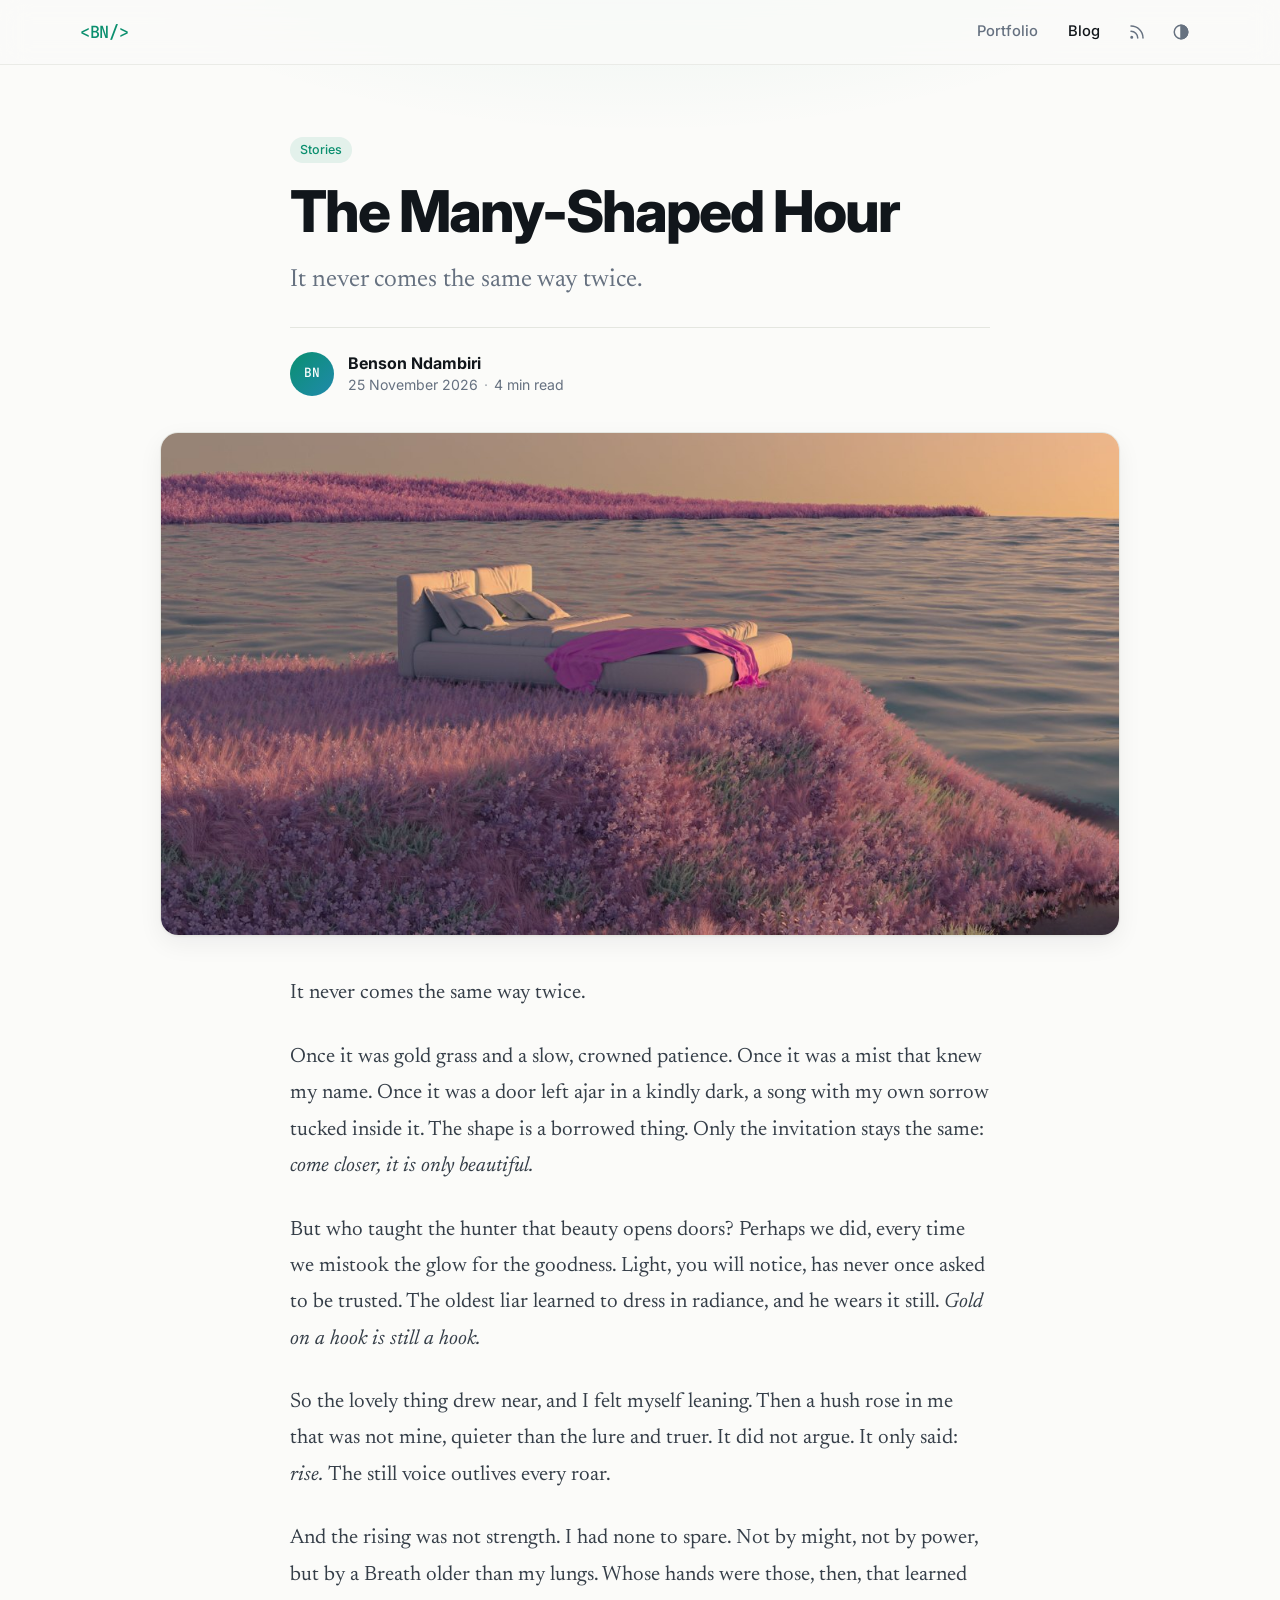
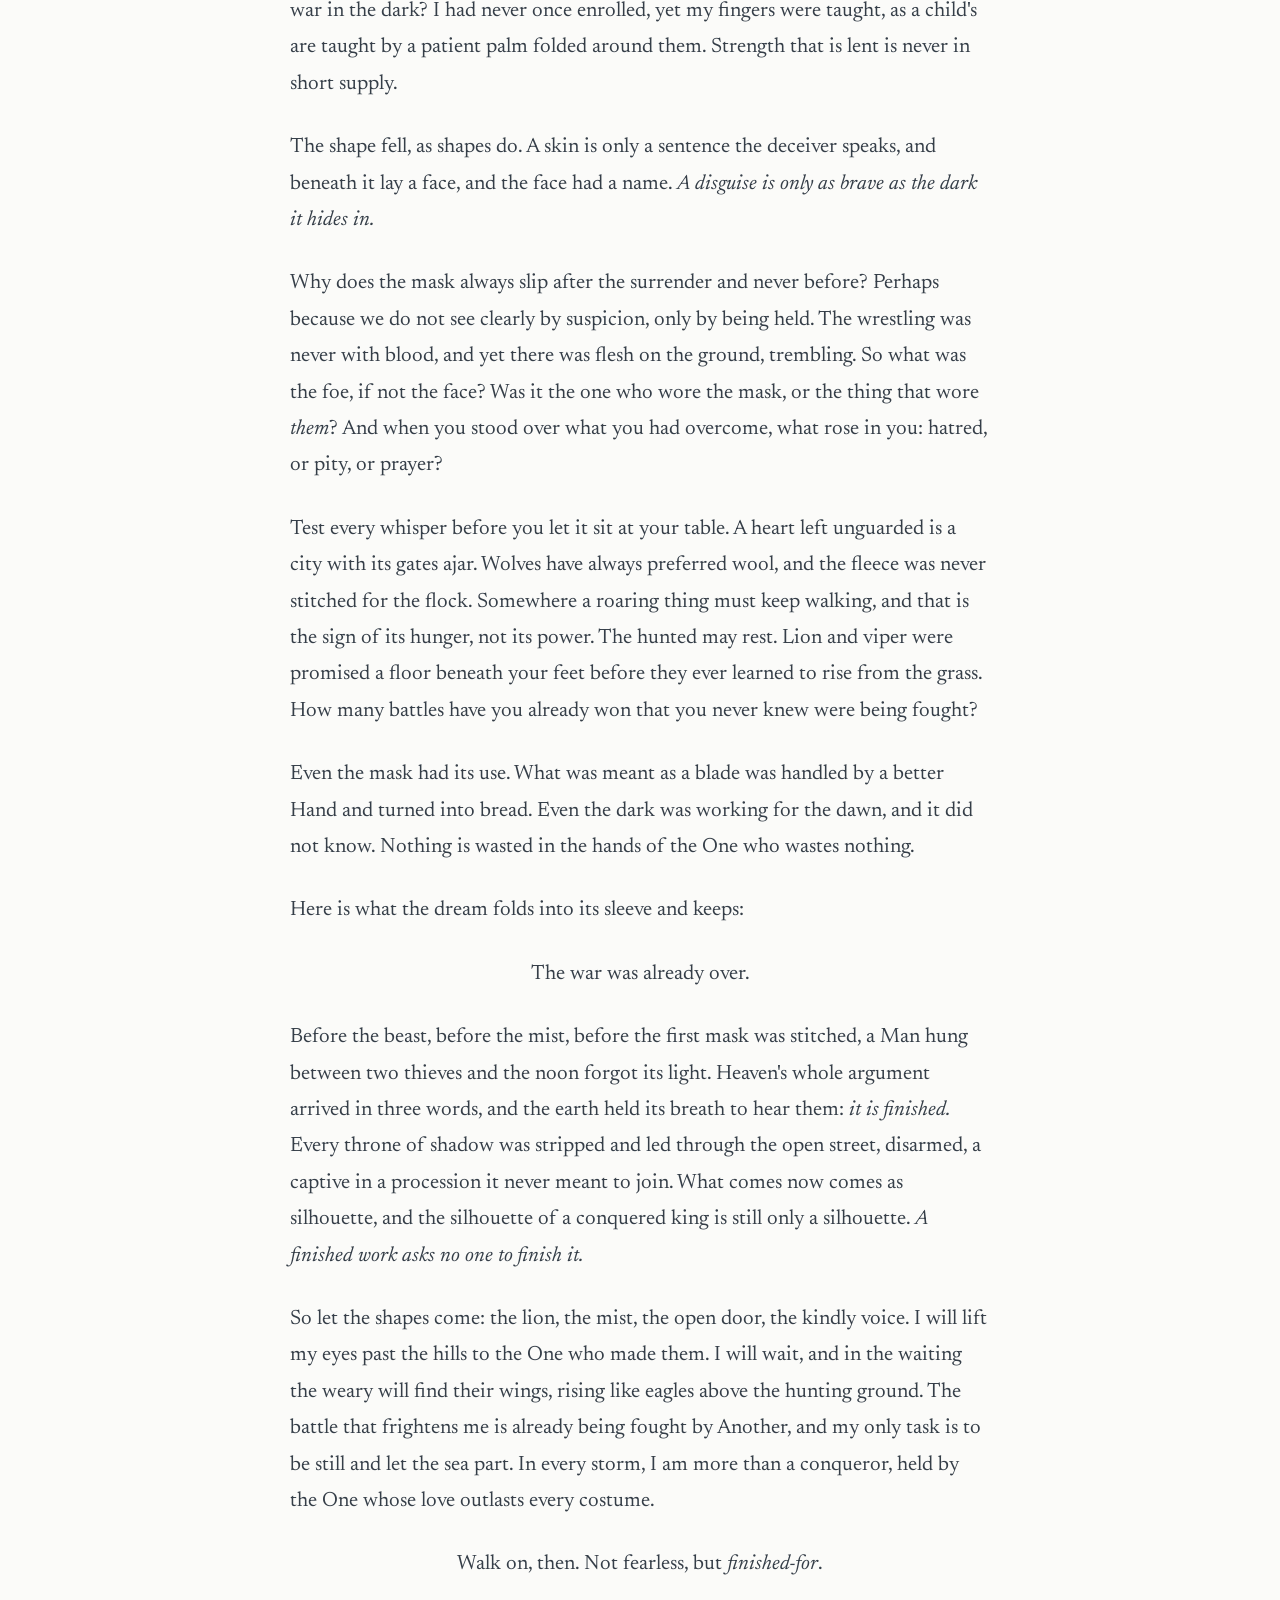
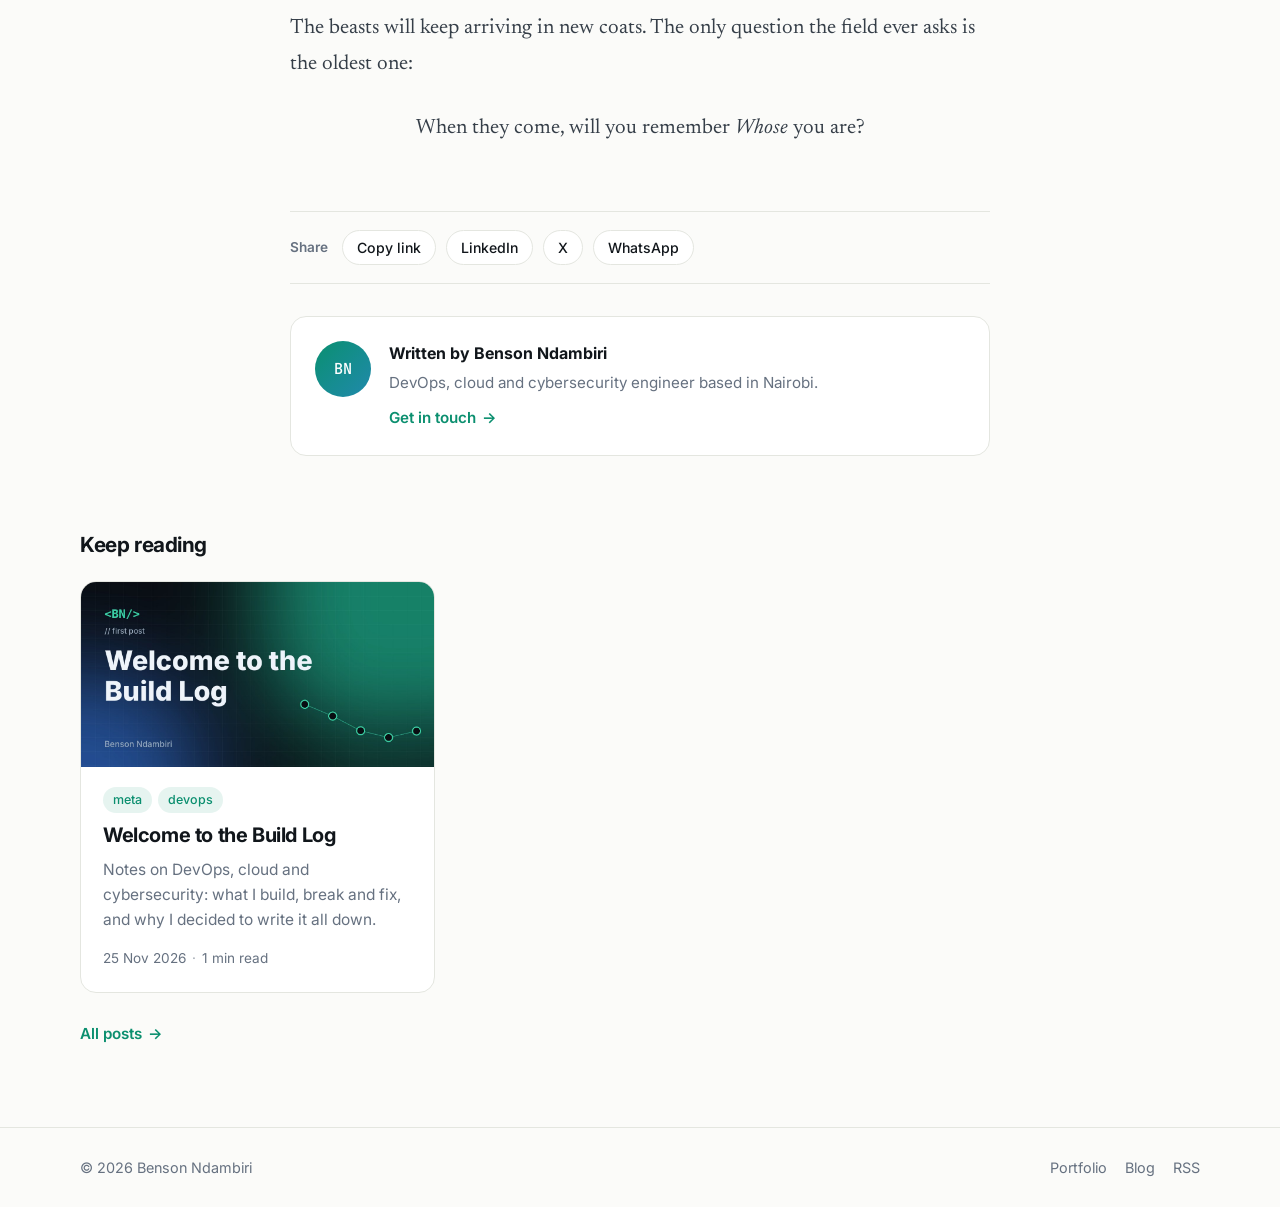
<file: blog/posts/the-many-shaped-hour/index.html>
<!doctype html>
<html lang="en" data-blog-root="../../" data-slug="the-many-shaped-hour">
<head>
<meta charset="utf-8">
<meta name="viewport" content="width=device-width, initial-scale=1">
<title>The Many-Shaped Hour | Build Log</title>
<meta name="description" content="It never comes the same way twice.">
<meta name="author" content="Benson Ndambiri">
<meta name="robots" content="index, follow, max-image-preview:large">
<meta name="build-id" content="mwvvget2">
<link rel="canonical" href="https://ndambs.github.io/me/blog/posts/the-many-shaped-hour/">
<link rel="alternate" type="application/rss+xml" title="Build Log" href="../../feed.xml">
<meta property="og:site_name" content="Build Log | Benson Ndambiri">
<meta property="og:type" content="article">
<meta property="og:title" content="The Many-Shaped Hour">
<meta property="og:description" content="It never comes the same way twice.">
<meta property="og:url" content="https://ndambs.github.io/me/blog/posts/the-many-shaped-hour/">
<meta property="og:image" content="https://ndambs.github.io/me/blog/images/the-many-shaped-hour-cover-mwvvget2.jpg">
<meta property="og:image:width" content="1200">
<meta property="og:image:height" content="630">
<meta property="og:image:alt" content="The Many-Shaped Hour">
<meta property="article:published_time" content="2026-11-25T08:38:50.106Z">
<meta property="article:modified_time" content="2026-11-25T08:38:50.106Z">
<meta property="article:author" content="Benson Ndambiri">
<meta property="article:tag" content="Stories">
<meta name="twitter:card" content="summary_large_image">
<meta name="twitter:title" content="The Many-Shaped Hour">
<meta name="twitter:description" content="It never comes the same way twice.">
<meta name="twitter:image" content="https://ndambs.github.io/me/blog/images/the-many-shaped-hour-cover-mwvvget2.jpg">
<link rel="preconnect" href="https://fonts.googleapis.com">
<link rel="preconnect" href="https://fonts.gstatic.com" crossorigin>
<link rel="stylesheet" href="https://fonts.googleapis.com/css2?family=Inter:wght@400;500;600;700;800&family=JetBrains+Mono:wght@400;500&family=Newsreader:ital,opsz,wght@0,6..72,400;0,6..72,500;0,6..72,600;1,6..72,400&display=swap">
<link rel="stylesheet" href="../../assets/blog.css">
<script>(function(){try{var t=localStorage.getItem('theme');if(t==='light'||t==='dark')document.documentElement.setAttribute('data-theme',t)}catch(e){}})()</script>
<script type="application/ld+json">{"@context":"https://schema.org","@type":"BlogPosting","headline":"The Many-Shaped Hour","description":"It never comes the same way twice.","image":["https://ndambs.github.io/me/blog/images/the-many-shaped-hour-cover-mwvvget2.jpg"],"datePublished":"2026-11-25T08:38:50.106Z","dateModified":"2026-11-25T08:38:50.106Z","mainEntityOfPage":"https://ndambs.github.io/me/blog/posts/the-many-shaped-hour/","author":{"@type":"Person","name":"Benson Ndambiri","url":"https://ndambs.github.io/me/"},"publisher":{"@type":"Person","name":"Benson Ndambiri"},"keywords":"Stories"}</script>
</head>
<body class="is-post">
<div class="progress" aria-hidden="true"><span></span></div>
<header class="site-header"><div class="wrap header-inner"><a class="brand" href="../../../" aria-label="Back to portfolio"><span class="brand-mark">&lt;BN/&gt;</span></a><nav class="nav" aria-label="Primary"><a href="../../../">Portfolio</a><a href="../../" class="is-active">Blog</a><a class="icon-btn" href="../../feed.xml" aria-label="RSS feed" title="RSS feed"><svg viewBox="0 0 24 24" width="18" height="18" fill="none" stroke="currentColor" stroke-width="2" stroke-linecap="round" stroke-linejoin="round" aria-hidden="true"><path d="M4 11a9 9 0 0 1 9 9"/><path d="M4 4a16 16 0 0 1 16 16"/><circle cx="5" cy="19" r="1"/></svg></a><button class="icon-btn theme-toggle" type="button" aria-label="Toggle light and dark theme" title="Toggle theme"><svg viewBox="0 0 24 24" width="18" height="18" fill="none" stroke="currentColor" stroke-width="2" aria-hidden="true"><circle cx="12" cy="12" r="9"/><path d="M12 3a9 9 0 0 1 0 18z" fill="currentColor"/></svg></button></nav></div></header>
<main id="main">
<article class="post">
<header class="post-header">
<div class="post-tags"><a class="tag" href="../../?tag=Stories">Stories</a></div>
<h1 class="post-title">The Many-Shaped Hour</h1>
<p class="post-lede">It never comes the same way twice.</p>
<div class="byline"><span class="avatar" aria-hidden="true">BN</span><div class="byline-text"><strong>Benson Ndambiri</strong><span class="meta"><time datetime="2026-11-25T08:38:50.106Z">25 November 2026</time><span class="dot" aria-hidden="true">&middot;</span>4 min read</span></div></div>
</header>
<figure class="post-cover"><img src="../../images/the-many-shaped-hour-cover-mwvvget2.jpg" alt="" width="1200" height="630" fetchpriority="high"></figure>
<div class="prose" id="content">
<p>It never comes the same way twice.</p><p>Once it was gold grass and a slow, crowned patience. Once it was a mist that knew my name. Once it was a door left ajar in a kindly dark, a song with my own sorrow tucked inside it. The shape is a borrowed thing. Only the invitation stays the same: <em>come closer, it is only beautiful.</em></p><p>But who taught the hunter that beauty opens doors? Perhaps we did, every time we mistook the glow for the goodness. Light, you will notice, has never once asked to be trusted. The oldest liar learned to dress in radiance, and he wears it still. <em>Gold on a hook is still a hook.</em></p><p>So the lovely thing drew near, and I felt myself leaning. Then a hush rose in me that was not mine, quieter than the lure and truer. It did not argue. It only said: <em>rise.</em> The still voice outlives every roar.</p><p>And the rising was not strength. I had none to spare. Not by might, not by power, but by a Breath older than my lungs. Whose hands were those, then, that learned war in the dark? I had never once enrolled, yet my fingers were taught, as a child's are taught by a patient palm folded around them. Strength that is lent is never in short supply.</p><p>The shape fell, as shapes do. A skin is only a sentence the deceiver speaks, and beneath it lay a face, and the face had a name. <em>A disguise is only as brave as the dark it hides in.</em></p><p>Why does the mask always slip after the surrender and never before? Perhaps because we do not see clearly by suspicion, only by being held. The wrestling was never with blood, and yet there was flesh on the ground, trembling. So what was the foe, if not the face? Was it the one who wore the mask, or the thing that wore <em>them</em>? And when you stood over what you had overcome, what rose in you: hatred, or pity, or prayer?</p><p>Test every whisper before you let it sit at your table. A heart left unguarded is a city with its gates ajar. Wolves have always preferred wool, and the fleece was never stitched for the flock. Somewhere a roaring thing must keep walking, and that is the sign of its hunger, not its power. The hunted may rest. Lion and viper were promised a floor beneath your feet before they ever learned to rise from the grass. How many battles have you already won that you never knew were being fought?</p><p>Even the mask had its use. What was meant as a blade was handled by a better Hand and turned into bread. Even the dark was working for the dawn, and it did not know. Nothing is wasted in the hands of the One who wastes nothing.</p><p>Here is what the dream folds into its sleeve and keeps:</p><p class="ql-align-center">The war was already over.</p><p>Before the beast, before the mist, before the first mask was stitched, a Man hung between two thieves and the noon forgot its light. Heaven's whole argument arrived in three words, and the earth held its breath to hear them: <em>it is finished.</em> Every throne of shadow was stripped and led through the open street, disarmed, a captive in a procession it never meant to join. What comes now comes as silhouette, and the silhouette of a conquered king is still only a silhouette. <em>A finished work asks no one to finish it.</em></p><p>So let the shapes come: the lion, the mist, the open door, the kindly voice. I will lift my eyes past the hills to the One who made them. I will wait, and in the waiting the weary will find their wings, rising like eagles above the hunting ground. The battle that frightens me is already being fought by Another, and my only task is to be still and let the sea part. In every storm, I am more than a conqueror, held by the One whose love outlasts every costume.</p><p class="ql-align-center">Walk on, then. Not fearless, but <em>finished-for</em>.</p><p>The beasts will keep arriving in new coats. The only question the field ever asks is the oldest one:</p><p class="ql-align-center">When they come, will you remember <em>Whose</em> you are?</p>
</div>
<footer class="post-footer">
<div class="share" data-share aria-label="Share this post"></div>
<aside class="author-card"><span class="avatar avatar-lg" aria-hidden="true">BN</span><div><p class="author-name">Written by Benson Ndambiri</p><p class="author-bio">DevOps, cloud and cybersecurity engineer based in Nairobi.</p><a class="link-arrow" href="../../../#contact">Get in touch</a></div></aside>
</footer>
</article>
<nav class="wrap post-nav" id="post-nav" aria-label="More posts"></nav>
</main>
<footer class="site-footer"><div class="wrap footer-inner"><span>&copy; 2026 Benson Ndambiri</span><span class="footer-links"><a href="../../../">Portfolio</a><a href="../../">Blog</a><a href="../../feed.xml">RSS</a></span></div></footer>
<script src="../../assets/blog.js" defer></script>
</body>
</html>
</file>
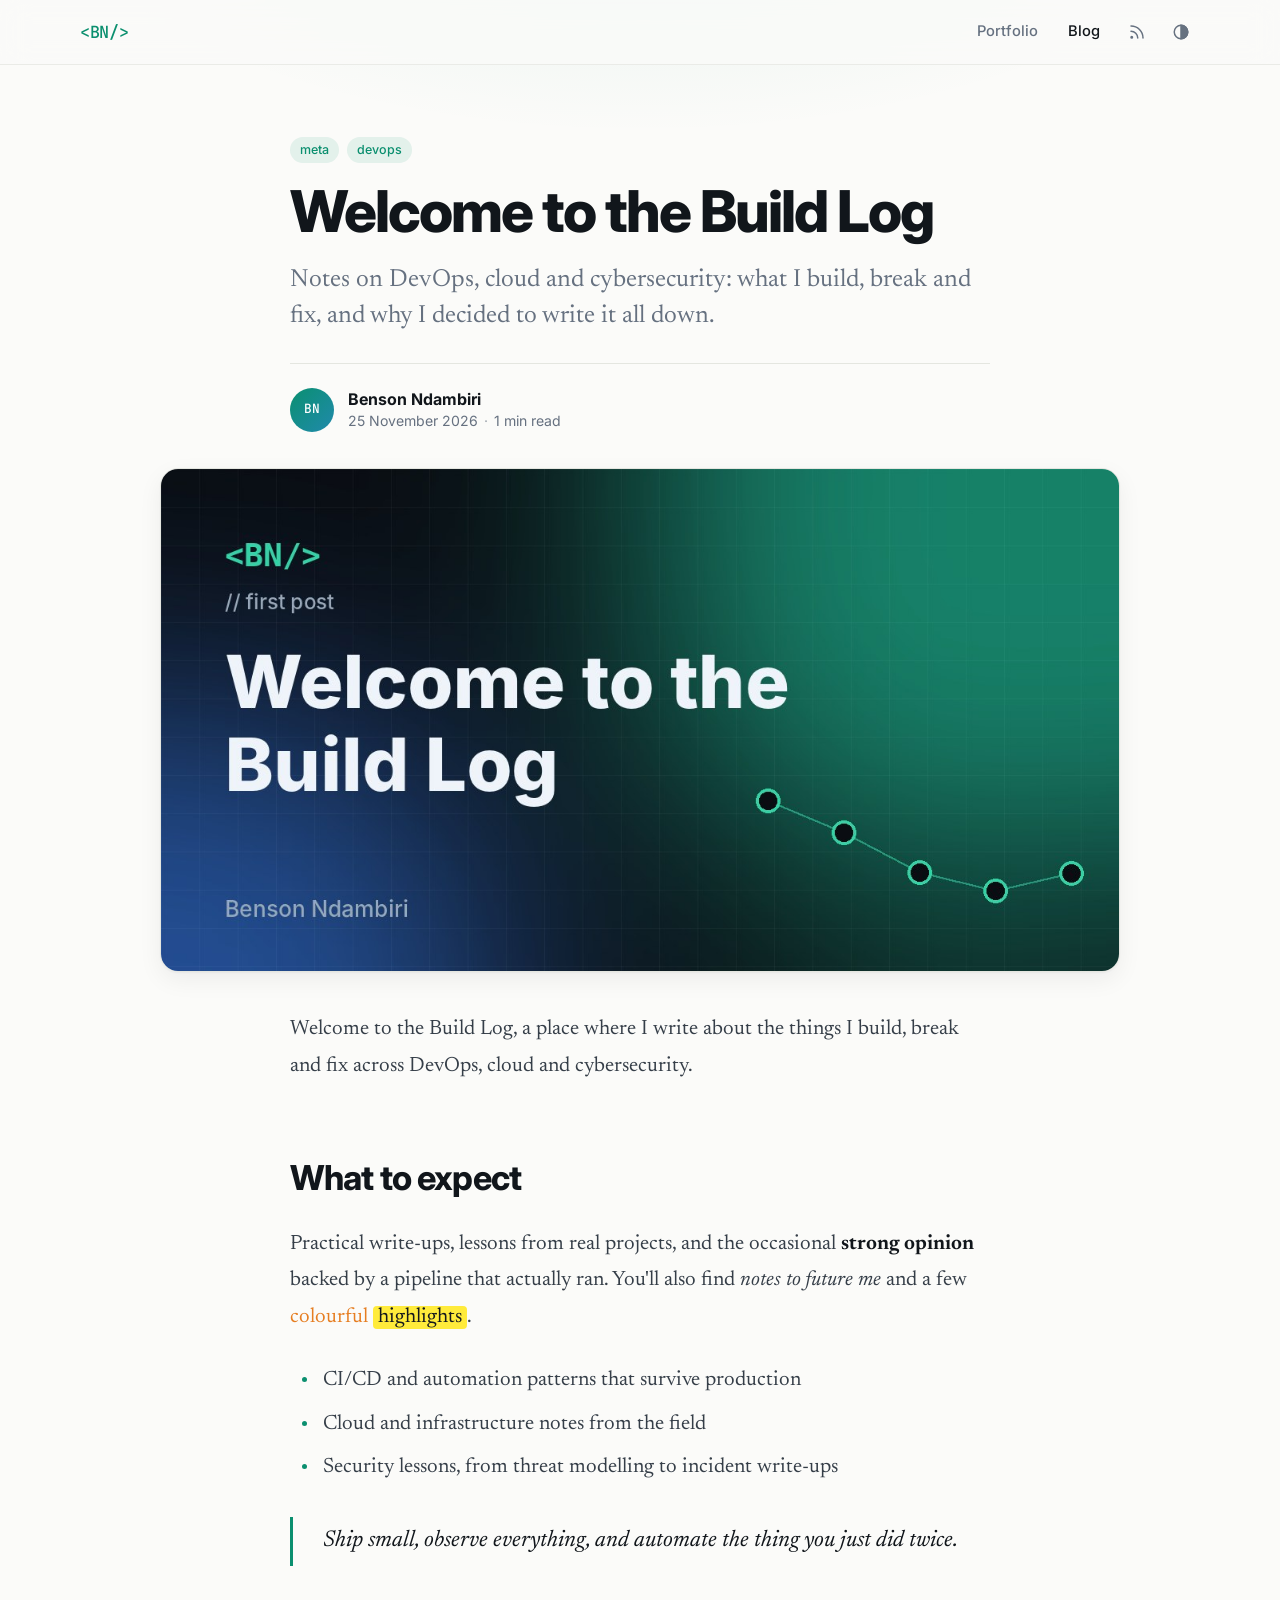
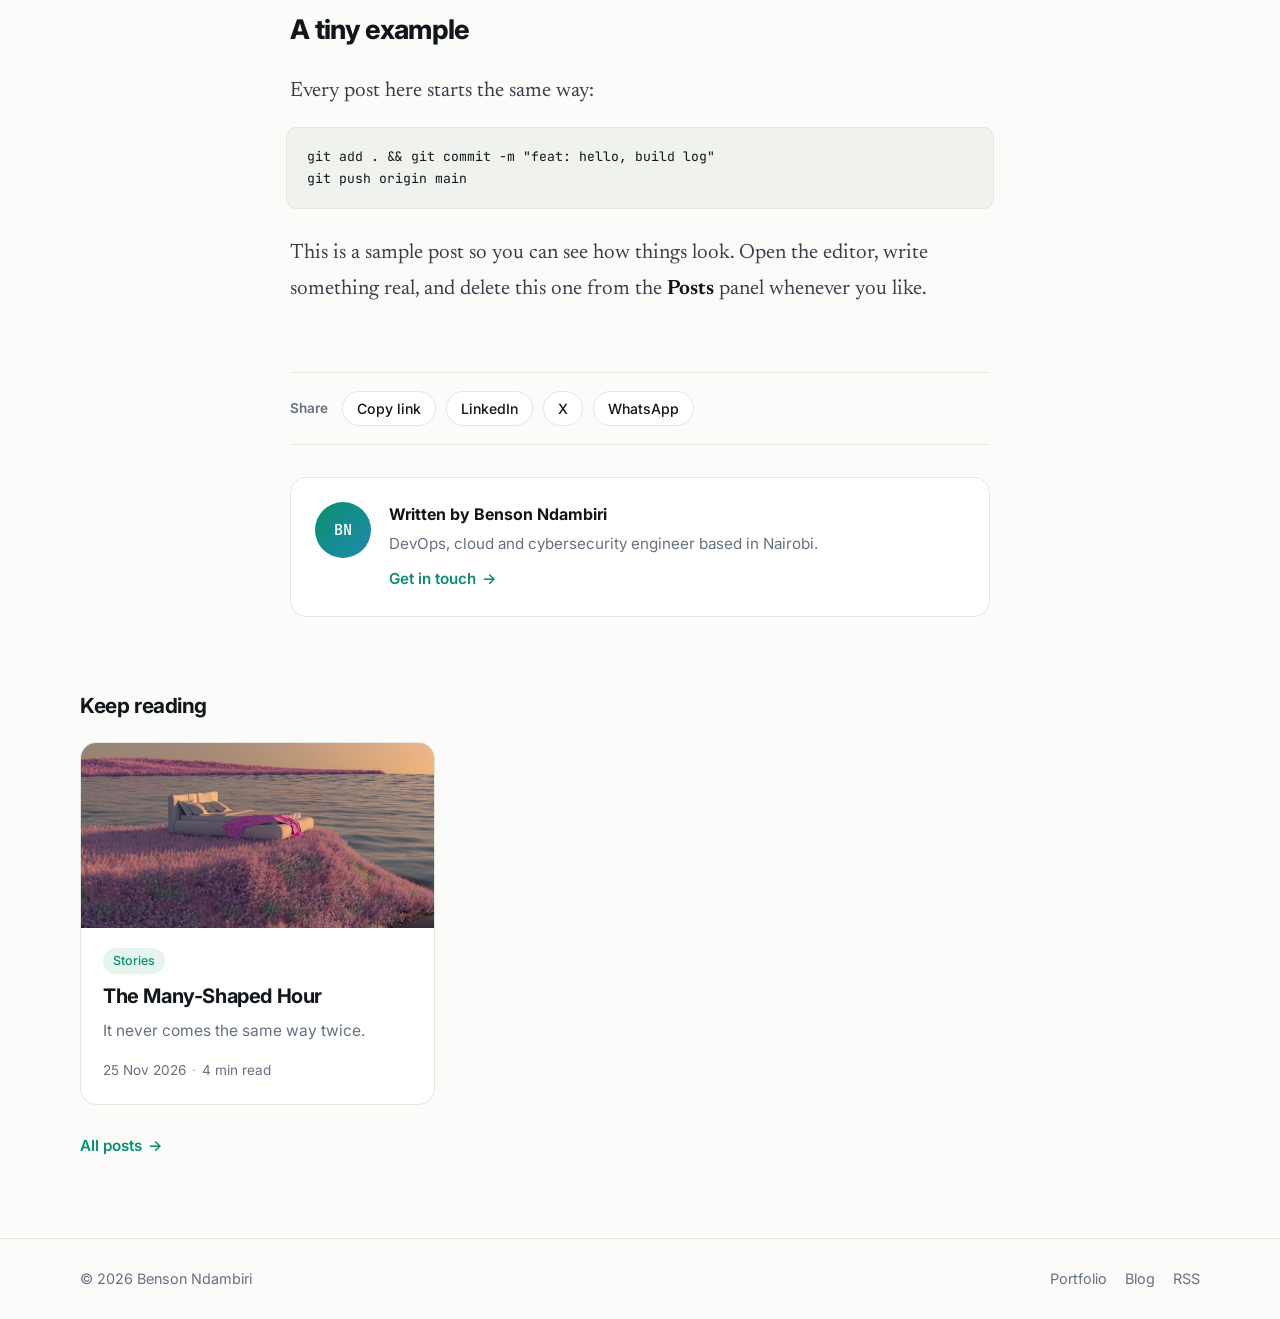
<file: blog/posts/welcome/index.html>
<!doctype html>
<html lang="en" data-blog-root="../../" data-slug="welcome">
<head>
<meta charset="utf-8">
<meta name="viewport" content="width=device-width, initial-scale=1">
<title>Welcome to the Build Log | Build Log</title>
<meta name="description" content="Notes on DevOps, cloud and cybersecurity: what I build, break and fix, and why I decided to write it all down.">
<meta name="author" content="Benson Ndambiri">
<meta name="robots" content="index, follow, max-image-preview:large">
<meta name="build-id" content="seed">
<link rel="canonical" href="https://ndambs.github.io/me/blog/posts/welcome/">
<link rel="alternate" type="application/rss+xml" title="Build Log" href="../../feed.xml">
<meta property="og:site_name" content="Build Log | Benson Ndambiri">
<meta property="og:type" content="article">
<meta property="og:title" content="Welcome to the Build Log">
<meta property="og:description" content="Notes on DevOps, cloud and cybersecurity: what I build, break and fix, and why I decided to write it all down.">
<meta property="og:url" content="https://ndambs.github.io/me/blog/posts/welcome/">
<meta property="og:image" content="https://ndambs.github.io/me/blog/images/welcome-thumb.jpg">
<meta property="og:image:width" content="1200">
<meta property="og:image:height" content="630">
<meta property="og:image:alt" content="Welcome to the Build Log">
<meta property="article:published_time" content="2026-11-25T06:30:00.000Z">
<meta property="article:modified_time" content="2026-11-25T06:30:00.000Z">
<meta property="article:author" content="Benson Ndambiri">
<meta property="article:tag" content="meta">
<meta property="article:tag" content="devops">
<meta name="twitter:card" content="summary_large_image">
<meta name="twitter:title" content="Welcome to the Build Log">
<meta name="twitter:description" content="Notes on DevOps, cloud and cybersecurity: what I build, break and fix, and why I decided to write it all down.">
<meta name="twitter:image" content="https://ndambs.github.io/me/blog/images/welcome-thumb.jpg">
<link rel="preconnect" href="https://fonts.googleapis.com">
<link rel="preconnect" href="https://fonts.gstatic.com" crossorigin>
<link rel="stylesheet" href="https://fonts.googleapis.com/css2?family=Inter:wght@400;500;600;700;800&family=JetBrains+Mono:wght@400;500&family=Newsreader:ital,opsz,wght@0,6..72,400;0,6..72,500;0,6..72,600;1,6..72,400&display=swap">
<link rel="stylesheet" href="../../assets/blog.css">
<script>(function(){try{var t=localStorage.getItem('theme');if(t==='light'||t==='dark')document.documentElement.setAttribute('data-theme',t)}catch(e){}})()</script>
<script type="application/ld+json">{"@context":"https://schema.org","@type":"BlogPosting","headline":"Welcome to the Build Log","description":"Notes on DevOps, cloud and cybersecurity: what I build, break and fix, and why I decided to write it all down.","image":["https://ndambs.github.io/me/blog/images/welcome-thumb.jpg"],"datePublished":"2026-11-25T06:30:00.000Z","dateModified":"2026-11-25T06:30:00.000Z","mainEntityOfPage":"https://ndambs.github.io/me/blog/posts/welcome/","author":{"@type":"Person","name":"Benson Ndambiri","url":"https://ndambs.github.io/me/"},"publisher":{"@type":"Person","name":"Benson Ndambiri"},"keywords":"meta, devops"}</script>
</head>
<body class="is-post">
<div class="progress" aria-hidden="true"><span></span></div>
<header class="site-header"><div class="wrap header-inner"><a class="brand" href="../../../" aria-label="Back to portfolio"><span class="brand-mark">&lt;BN/&gt;</span></a><nav class="nav" aria-label="Primary"><a href="../../../">Portfolio</a><a href="../../" class="is-active">Blog</a><a class="icon-btn" href="../../feed.xml" aria-label="RSS feed" title="RSS feed"><svg viewBox="0 0 24 24" width="18" height="18" fill="none" stroke="currentColor" stroke-width="2" stroke-linecap="round" stroke-linejoin="round" aria-hidden="true"><path d="M4 11a9 9 0 0 1 9 9"/><path d="M4 4a16 16 0 0 1 16 16"/><circle cx="5" cy="19" r="1"/></svg></a><button class="icon-btn theme-toggle" type="button" aria-label="Toggle light and dark theme" title="Toggle theme"><svg viewBox="0 0 24 24" width="18" height="18" fill="none" stroke="currentColor" stroke-width="2" aria-hidden="true"><circle cx="12" cy="12" r="9"/><path d="M12 3a9 9 0 0 1 0 18z" fill="currentColor"/></svg></button></nav></div></header>
<main id="main">
<article class="post">
<header class="post-header">
<div class="post-tags"><a class="tag" href="../../?tag=meta">meta</a><a class="tag" href="../../?tag=devops">devops</a></div>
<h1 class="post-title">Welcome to the Build Log</h1>
<p class="post-lede">Notes on DevOps, cloud and cybersecurity: what I build, break and fix, and why I decided to write it all down.</p>
<div class="byline"><span class="avatar" aria-hidden="true">BN</span><div class="byline-text"><strong>Benson Ndambiri</strong><span class="meta"><time datetime="2026-11-25T06:30:00.000Z">25 November 2026</time><span class="dot" aria-hidden="true">&middot;</span>1 min read</span></div></div>
</header>
<figure class="post-cover"><img src="../../images/welcome-thumb.jpg" alt="" width="1200" height="630" fetchpriority="high"></figure>
<div class="prose" id="content">
<p>Welcome to the Build Log, a place where I write about the things I build, break and fix across DevOps, cloud and cybersecurity.</p>
<h2>What to expect</h2>
<p>Practical write-ups, lessons from real projects, and the occasional <strong>strong opinion</strong> backed by a pipeline that actually ran. You'll also find <em>notes to future me</em> and a few <span style="color: rgb(230, 126, 34);">colourful</span> <span style="background-color: rgb(255, 235, 59);">highlights</span>.</p>
<ul><li>CI/CD and automation patterns that survive production</li><li>Cloud and infrastructure notes from the field</li><li>Security lessons, from threat modelling to incident write-ups</li></ul>
<blockquote>Ship small, observe everything, and automate the thing you just did twice.</blockquote>
<h3>A tiny example</h3>
<p>Every post here starts the same way:</p>
<pre class="ql-syntax">git add . &amp;&amp; git commit -m "feat: hello, build log"
git push origin main</pre>
<p>This is a sample post so you can see how things look. Open the editor, write something real, and delete this one from the <strong>Posts</strong> panel whenever you like.</p>
</div>
<footer class="post-footer">
<div class="share" data-share aria-label="Share this post"></div>
<aside class="author-card"><span class="avatar avatar-lg" aria-hidden="true">BN</span><div><p class="author-name">Written by Benson Ndambiri</p><p class="author-bio">DevOps, cloud and cybersecurity engineer based in Nairobi.</p><a class="link-arrow" href="../../../#contact">Get in touch</a></div></aside>
</footer>
</article>
<nav class="wrap post-nav" id="post-nav" aria-label="More posts"></nav>
</main>
<footer class="site-footer"><div class="wrap footer-inner"><span>&copy; 2026 Benson Ndambiri</span><span class="footer-links"><a href="../../../">Portfolio</a><a href="../../">Blog</a><a href="../../feed.xml">RSS</a></span></div></footer>
<script src="../../assets/blog.js" defer></script>
</body>
</html>
</file>
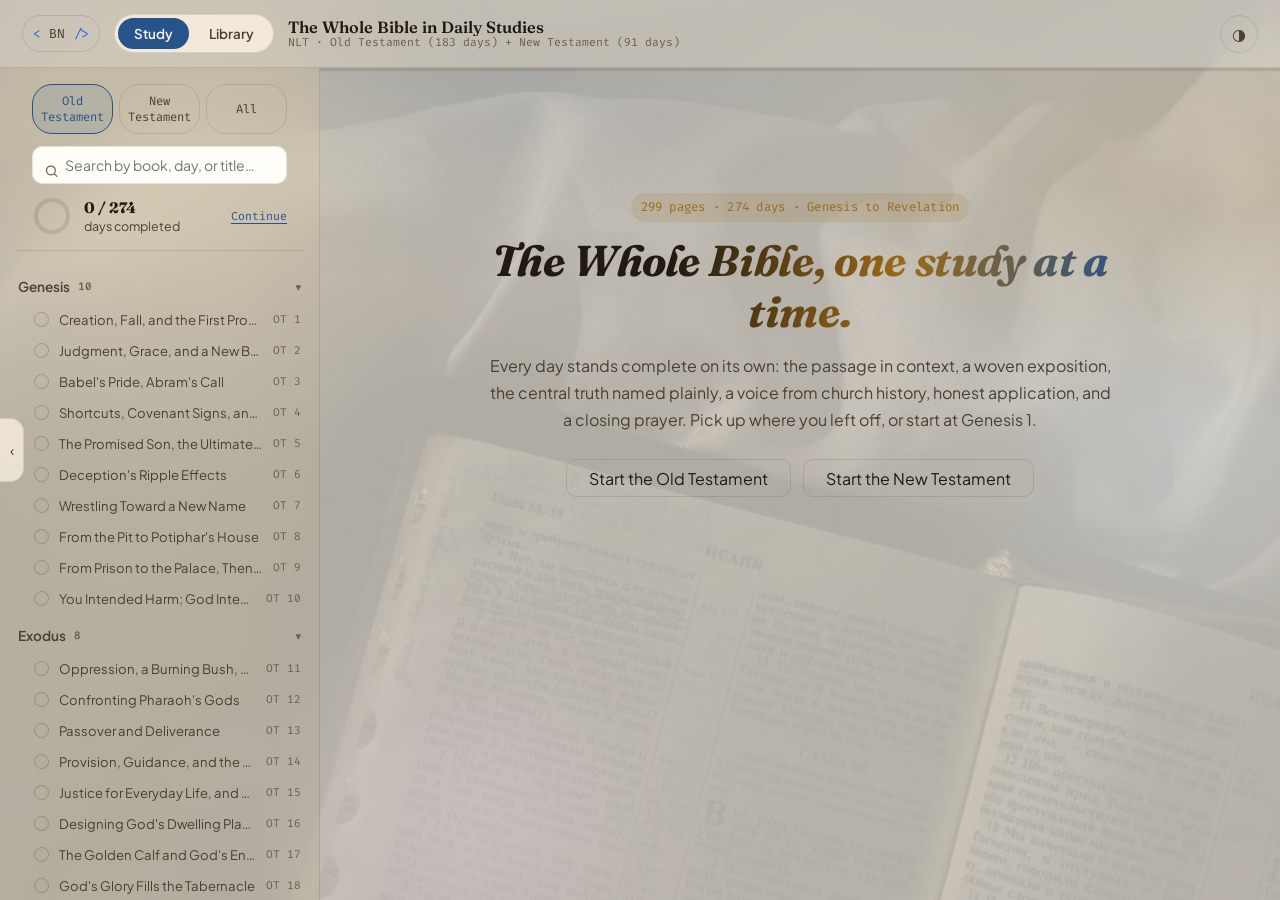
<file: bible-study.html>
<!DOCTYPE html>
<html lang="en" data-theme="dark">
<head>
<meta charset="UTF-8" />
<meta name="viewport" content="width=device-width, initial-scale=1.0" />
<meta name="description" content="The Whole Bible in Daily Studies (NLT) - a complete, self-contained 274-day devotional study guide through Genesis to Revelation, by Benson Ndambiri." />
<meta name="author" content="Benson Ndambiri" />
<meta property="og:title" content="The Whole Bible in Daily Studies | Benson Ndambiri" />
<meta property="og:description" content="A complete, self-contained 274-day devotional study guide, Old Testament and New Testament, Scripture in context with exposition, central truth, church history, application, and prayer." />
<meta property="og:type" content="website" />
<meta name="twitter:card" content="summary" />
<meta name="robots" content="index, follow" />
<title>The Whole Bible in Daily Studies | Benson Ndambiri</title>

<link rel="preconnect" href="https://fonts.googleapis.com" />
<link rel="preconnect" href="https://fonts.gstatic.com" crossorigin />
<link href="https://fonts.googleapis.com/css2?family=Fraunces:ital,opsz,wght@0,9..144,400;0,9..144,600;0,9..144,700;0,9..144,800;1,9..144,400;1,9..144,700&family=Plus+Jakarta+Sans:wght@300;400;500;600&family=Fira+Code:wght@400;500&display=swap" rel="stylesheet" />

<link rel="stylesheet" href="css/style.css" />
<link rel="stylesheet" href="css/bible-study.css" />
<link rel="icon" type="image/svg+xml" href="data:image/svg+xml,<svg xmlns='http://www.w3.org/2000/svg' viewBox='0 0 100 100'><text y='.9em' font-size='90'>📖</text></svg>" />
</head>
<body class="bs-body">
<div class="bs-light-fx" aria-hidden="true"><span class="lb1"></span><span class="lb2"></span><span class="lb3"></span></div>

<!-- Top bar -->
<header class="bs-topbar" id="bs-topbar">
  <a href="index.html" class="bs-back" aria-label="Back to portfolio">
    <span class="logo-bracket">&lt;</span>BN<span class="logo-bracket">/&gt;</span>
  </a>
  <div class="bs-tabs" role="tablist" aria-label="Choose a view">
    <button class="bs-tab-btn active" data-view="study" role="tab" aria-selected="true">Study</button>
    <button class="bs-tab-btn" data-view="resources" role="tab" aria-selected="false">Library</button>
  </div>
  <div class="bs-title-block">
    <b>The Whole Bible in Daily Studies</b>
    <span>NLT · Old Testament (183 days) + New Testament (91 days)</span>
  </div>
  <div class="bs-top-actions">
    <button class="bs-icon-btn" id="bs-theme-toggle" aria-label="Toggle color theme">◐</button>
  </div>
</header>
<div class="bs-progressline" id="bs-progressline"><div class="bs-progressline-fill" id="bs-progress-fill"></div></div>

<div class="bs-scrim" id="bs-scrim"></div>

<main class="bs-main bs-view active" id="bs-view-study">
  <!-- Always-reachable edge handle, deliberately OUTSIDE the hover area below so
       hovering it doesn't also trigger the hover-to-peek behavior; it's a pure click toggle. -->
  <button class="bs-sidebar-handle" id="bs-sidebar-handle" aria-label="Show or hide study contents" aria-expanded="true">
    <span class="bs-handle-arrow">‹</span>
  </button>

  <!-- Sidebar + its hover-to-peek zone (desktop only) -->
  <div class="bs-sidebar-hover-area" id="bs-sidebar-hover-area">
    <aside class="bs-sidebar" id="bs-sidebar" aria-label="Study contents">
    <div class="bs-sidebar-head">
      <div class="bs-tracks" role="tablist" aria-label="Choose a testament">
        <button class="bs-track-btn active" data-track="OT">Old Testament</button>
        <button class="bs-track-btn" data-track="NT">New Testament</button>
        <button class="bs-track-btn" data-track="ALL">All</button>
      </div>
      <div class="bs-search-wrap">
        <svg width="15" height="15" viewBox="0 0 24 24" fill="none" stroke="currentColor" stroke-width="2"><circle cx="11" cy="11" r="7"/><line x1="21" y1="21" x2="16.65" y2="16.65"/></svg>
        <input type="search" class="bs-search" id="bs-search-input" placeholder="Search by book, day, or title…" aria-label="Search studies" />
      </div>
      <div class="bs-progress-summary">
        <svg class="bs-ring" viewBox="0 0 40 40" aria-hidden="true">
          <circle cx="20" cy="20" r="16" fill="none" stroke="var(--bs-border)" stroke-width="4"/>
          <circle id="bs-ring-fg" cx="20" cy="20" r="16" fill="none" stroke="var(--bs-gold)" stroke-width="4" stroke-linecap="round" transform="rotate(-90 20 20)"/>
        </svg>
        <div class="ptxt" id="bs-progress-text"><b>0 / 274</b><br>days completed</div>
        <button class="bs-continue-btn" id="bs-continue-btn">Continue</button>
      </div>
    </div>
    <nav class="bs-daylist" id="bs-daylist" aria-label="Days list"></nav>
    </aside>
  </div>

  <!-- Reader -->
  <section class="bs-reader-scroll" id="bs-reader-scroll">
    <div class="bs-reader" id="bs-reader"></div>
  </section>
</main>

<!-- ============================================================
RESOURCES LIBRARY — a catalogue of the whole Bible, book by book
and chapter by chapter, linking out to real, free study resources.
============================================================ -->
<section class="bs-resources bs-view" id="bs-view-resources" aria-label="Bible resources library">
  <div class="bs-resources-inner">
    <div class="bs-resources-head">
      <div class="bs-ref-badge">66 books · 1,189 chapters</div>
      <h2>The Resources Library</h2>
      <p>Every book of the Bible, Genesis to Revelation, with a plain-English overview and a
      direct link into every single chapter, the actual text, cross-references, and dozens of
      classic and modern commentaries side by side. Built for whenever you want to go deeper than
      today's study.</p>
    </div>

    <!-- Step 1: choose a category before any books are shown -->
    <div class="bs-res-category-prompt" id="bs-res-category-prompt">
      <button class="bs-res-cat-card" data-cat="OT">
        <span class="cat-title">Old Testament</span>
        <span class="cat-sub">39 books · Genesis to Malachi</span>
      </button>
      <button class="bs-res-cat-card" data-cat="NT">
        <span class="cat-title">New Testament</span>
        <span class="cat-sub">27 books · Matthew to Revelation</span>
      </button>
      <button class="bs-res-cat-card" data-cat="ALL">
        <span class="cat-title">All 66 Books</span>
        <span class="cat-sub">The whole Bible, in canonical order</span>
      </button>
    </div>

    <!-- Step 2: once a category is chosen, a compact switcher + the matching book list -->
    <div class="bs-res-body" id="bs-res-body" hidden>
      <div class="bs-res-switcher" role="tablist" aria-label="Switch testament">
        <button class="bs-res-switch-btn" data-cat="OT">Old Testament</button>
        <button class="bs-res-switch-btn" data-cat="NT">New Testament</button>
        <button class="bs-res-switch-btn" data-cat="ALL">All</button>
      </div>
      <div class="bs-search-wrap bs-res-search-wrap">
        <svg width="15" height="15" viewBox="0 0 24 24" fill="none" stroke="currentColor" stroke-width="2"><circle cx="11" cy="11" r="7"/><line x1="21" y1="21" x2="16.65" y2="16.65"/></svg>
        <input type="search" class="bs-search" id="bs-res-search" placeholder="Find a book (e.g. Romans, Psalms, Revelation)…" aria-label="Search the resources library" />
      </div>

      <div class="bs-res-testament" id="bs-res-ot">
        <h3 class="bs-res-testament-title">Old Testament <span>39 books</span></h3>
        <div class="bs-res-book-list" data-testament="OT"></div>
      </div>
      <div class="bs-res-testament" id="bs-res-nt">
        <h3 class="bs-res-testament-title">New Testament <span>27 books</span></h3>
        <div class="bs-res-book-list" data-testament="NT"></div>
      </div>
    </div>

    <p class="bs-res-footnote">
      Overviews link to GotQuestions.org. Chapter links open BibleHub.com, which itself gives you
      the passage in dozens of translations plus commentaries including Matthew Henry, Spurgeon,
      Guzik, Calvin, Barnes, the Cambridge and Pulpit commentaries, and more all on one page.
      "Read" links open the passage on BibleGateway in the NLT, matching this guide's translation.
    </p>
  </div>
</section>

<!-- ============================================================
CHAPTER EXPOSITION - a deep-dive breakdown of one chapter, reached
from either the Library's chapter grid or a day's "Passage, Opened
Up" section. Not a persistent tab - it's a destination you arrive
at and can leave from.
============================================================ -->
<section class="bs-exposition bs-view" id="bs-view-exposition" aria-label="Chapter exposition">
  <div class="bs-exposition-inner">
    <button class="bs-exp-back" id="bs-exp-back">&larr; Back</button>
    <div id="bs-exp-content"></div>
  </div>
</section>

<!-- Voice-from-history "open source" confirmation modal -->
<div class="bs-modal-overlay" id="bs-modal-overlay" aria-hidden="true">
  <div class="bs-modal" role="dialog" aria-modal="true" aria-labelledby="bs-modal-title">
    <div class="bs-modal-quote">&ldquo;</div>
    <h3 class="bs-modal-title" id="bs-modal-title">Read more from this voice?</h3>
    <p class="bs-modal-body" id="bs-modal-body"></p>
    <div class="bs-modal-exp-prompt" id="bs-modal-exp-prompt" hidden>
      <span class="bs-modal-exp-prompt-icon">📖</span>
      <span class="bs-modal-exp-prompt-text">This chapter also has a full exposition in this guide.</span>
      <button class="bs-modal-exp-prompt-btn" id="bs-modal-exp-prompt-btn" type="button">Read it instead →</button>
    </div>
    <div class="bs-modal-actions">
      <button class="bs-modal-btn bs-modal-cancel" id="bs-modal-cancel">Not now</button>
      <a class="bs-modal-btn bs-modal-confirm" id="bs-modal-confirm" href="#" target="_blank" rel="noopener noreferrer">Open in a new tab ↗</a>
    </div>
  </div>
</div>

<!-- Exposition "Back" destination-choice popover -->
<div class="bs-modal-overlay" id="bs-exp-back-overlay" aria-hidden="true">
  <div class="bs-modal bs-exp-back-modal" role="dialog" aria-modal="true" aria-labelledby="bs-exp-back-title">
    <h3 class="bs-modal-title" id="bs-exp-back-title">Go back to&hellip;</h3>
    <div class="bs-exp-back-choices">
      <button class="bs-exp-back-choice" id="bs-exp-back-prev-btn" type="button" hidden>
        <span class="bs-exp-back-choice-label">&larr; Previous exposition</span>
        <span class="bs-exp-back-choice-sub" id="bs-exp-back-prev-sub"></span>
      </button>
      <button class="bs-exp-back-choice" id="bs-exp-back-section-btn" type="button">
        <span class="bs-exp-back-choice-label">&uarr; Section page</span>
        <span class="bs-exp-back-choice-sub" id="bs-exp-back-section-sub"></span>
      </button>
    </div>
    <div class="bs-modal-actions">
      <button class="bs-modal-btn bs-modal-cancel" id="bs-exp-back-cancel" style="width:100%">Cancel</button>
    </div>
  </div>
</div>

<script src="js/bible-data.js"></script>
<script src="js/resources-data.js"></script>
<script src="js/exposition-data.js"></script>
<script src="js/bible-study.js"></script>
</body>
</html>
</file>
<file: css/style.css>
/* ================================================================
   BENSON NDAMBIRI — PORTFOLIO
   Design: Dark-first, editorial, precision engineering aesthetic
   Fonts: Syne (display) + Figtree (body) + JetBrains Mono (code)
================================================================ */

/* ── CUSTOM PROPERTIES ───────────────────────────────────────── */
:root {
  /* Dark theme (default) */
  --bg-primary:     #07090f;
  --bg-secondary:   #0d1117;
  --bg-card:        #111520;
  --bg-card-hover:  #161b28;
  --bg-alt:         #0a0e19;

  --border:         rgba(255, 255, 255, 0.07);
  --border-strong:  rgba(255, 255, 255, 0.13);

  --text-primary:   #f0f4ff;
  --text-secondary: #8892aa;
  --text-muted:     #4a5568;

  --accent:         #4f9eff;
  --accent-dim:     rgba(79, 158, 255, 0.12);
  --accent-glow:    rgba(79, 158, 255, 0.25);
  --accent-alt:     #7c3aed;
  --accent-green:   #34d399;
  --accent-red:     #f87171;
  --accent-yellow:  #fbbf24;

  --nav-bg:         rgba(7, 9, 15, 0.85);
  --shadow-card:    0 4px 32px rgba(0, 0, 0, 0.45);
  --shadow-glow:    0 0 40px rgba(79, 158, 255, 0.18);

  --radius-sm:      6px;
  --radius-md:      12px;
  --radius-lg:      20px;
  --radius-xl:      28px;

  --transition:     0.25s cubic-bezier(0.4, 0, 0.2, 1);
  --transition-slow:0.45s cubic-bezier(0.4, 0, 0.2, 1);

  --nav-height:     68px;
  --container-w:    1160px;

  --font-display:   'Fraunces', Georgia, serif;
  --font-body:      'Plus Jakarta Sans', sans-serif;
  --font-mono:      'Fira Code', 'Courier New', monospace;
}

/* Light theme */
[data-theme="light"] {
  --bg-primary:     #f8faff;
  --bg-secondary:   #ffffff;
  --bg-card:        #ffffff;
  --bg-card-hover:  #f0f4ff;
  --bg-alt:         #f1f5fe;

  --border:         rgba(0, 0, 0, 0.07);
  --border-strong:  rgba(0, 0, 0, 0.12);

  --text-primary:   #0a0f1e;
  --text-secondary: #4a5568;
  --text-muted:     #94a3b8;

  --accent:         #2563eb;
  --accent-dim:     rgba(37, 99, 235, 0.08);
  --accent-glow:    rgba(37, 99, 235, 0.18);
  --accent-alt:     #6d28d9;

  --nav-bg:         rgba(248, 250, 255, 0.9);
  --shadow-card:    0 4px 24px rgba(0, 0, 0, 0.08);
}

/* ── RESET & BASE ─────────────────────────────────────────────── */
*, *::before, *::after {
  box-sizing: border-box;
  margin: 0;
  padding: 0;
}

html {
  scroll-behavior: smooth;
  font-size: 16px;
  -webkit-text-size-adjust: 100%;
}

body {
  font-family: var(--font-body);
  background: var(--bg-primary);
  color: var(--text-primary);
  line-height: 1.65;
  overflow-x: hidden;
  transition: background var(--transition-slow), color var(--transition-slow);
}

img { max-width: 100%; display: block; }
a { text-decoration: none; color: inherit; }
ul { list-style: none; }
button { border: none; cursor: pointer; background: none; font-family: inherit; }
em { font-style: italic; }

::selection {
  background: var(--accent);
  color: #fff;
}

/* ── SCROLLBAR ────────────────────────────────────────────────── */
::-webkit-scrollbar { width: 5px; }
::-webkit-scrollbar-track { background: var(--bg-primary); }
::-webkit-scrollbar-thumb { background: var(--accent); border-radius: 99px; }

/* ── TYPOGRAPHY ───────────────────────────────────────────────── */
h1, h2, h3, h4, h5 {
  font-family: var(--font-display);
  font-weight: 700;
  line-height: 1.18;
  letter-spacing: -0.01em;
}

/* ── LAYOUT UTILITIES ─────────────────────────────────────────── */
.container {
  width: 100%;
  max-width: var(--container-w);
  margin: 0 auto;
  padding: 0 clamp(20px, 5vw, 60px);
}

.section {
  padding: clamp(80px, 12vw, 140px) 0;
  position: relative;
}

.section-alt {
  background: var(--bg-alt);
}

.section-label {
  display: flex;
  align-items: center;
  gap: 12px;
  font-family: var(--font-mono);
  font-size: 0.72rem;
  text-transform: uppercase;
  letter-spacing: 0.18em;
  color: var(--accent);
  margin-bottom: 24px;
}

.label-line {
  display: block;
  width: 32px;
  height: 1px;
  background: var(--accent);
  flex-shrink: 0;
}

.section-heading {
  font-size: clamp(2.2rem, 5vw, 3.8rem);
  font-weight: 700;
  color: var(--text-primary);
  margin-bottom: 16px;
}

.section-heading em {
  color: var(--accent);
  font-style: italic;
  font-weight: 400;
}

.section-heading.center {
  text-align: center;
}

.section-sub {
  font-size: 1.05rem;
  color: var(--text-secondary);
  max-width: 520px;
  margin-bottom: 56px;
}

.section-sub.center {
  text-align: center;
  margin-left: auto;
  margin-right: auto;
}

/* ── BUTTONS ──────────────────────────────────────────────────── */
.btn {
  display: inline-flex;
  align-items: center;
  gap: 8px;
  padding: 13px 26px;
  border-radius: var(--radius-md);
  font-family: var(--font-body);
  font-weight: 600;
  font-size: 0.9rem;
  letter-spacing: 0.01em;
  transition: all var(--transition);
  cursor: pointer;
  white-space: nowrap;
}

.btn-primary {
  background: var(--accent);
  color: #fff;
  box-shadow: 0 4px 20px var(--accent-glow);
}
.btn-primary:hover {
  background: color-mix(in srgb, var(--accent) 85%, white);
  box-shadow: 0 6px 28px var(--accent-glow);
  transform: translateY(-1px);
}

.btn-ghost {
  background: transparent;
  color: var(--text-primary);
  border: 1px solid var(--border-strong);
}
.btn-ghost:hover {
  background: var(--accent-dim);
  border-color: var(--accent);
  color: var(--accent);
}

.btn-outline {
  background: transparent;
  color: var(--accent);
  border: 1px solid var(--accent);
}
.btn-outline:hover {
  background: var(--accent);
  color: #fff;
}

.btn-sm { padding: 9px 18px; font-size: 0.82rem; }
.btn-lg { padding: 16px 36px; font-size: 1rem; }

.btn-icon { font-size: 1.1em; }

/* ── NAVIGATION ───────────────────────────────────────────────── */
#navbar {
  position: fixed;
  top: 0;
  left: 0;
  right: 0;
  z-index: 1000;
  height: var(--nav-height);
  background: var(--nav-bg);
  backdrop-filter: blur(20px) saturate(180%);
  -webkit-backdrop-filter: blur(20px) saturate(180%);
  border-bottom: 1px solid transparent;
  transition: border-color var(--transition), background var(--transition);
}

#navbar.scrolled {
  border-bottom-color: var(--border);
}

.nav-inner {
  max-width: var(--container-w);
  margin: 0 auto;
  padding: 0 clamp(20px, 5vw, 60px);
  height: 100%;
  display: flex;
  align-items: center;
  justify-content: space-between;
  gap: 24px;
}

.nav-logo {
  font-family: var(--font-display);
  font-weight: 800;
  font-size: 1.1rem;
  letter-spacing: -0.02em;
  color: var(--text-primary);
  transition: color var(--transition);
}
.nav-logo:hover { color: var(--accent); }
.logo-bracket { color: var(--accent); }

.nav-links {
  display: flex;
  align-items: center;
  gap: 6px;
}

.nav-links a {
  padding: 7px 13px;
  border-radius: var(--radius-sm);
  font-size: 0.88rem;
  font-weight: 500;
  color: var(--text-secondary);
  transition: color var(--transition), background var(--transition);
}
.nav-links a:hover,
.nav-links a.active {
  color: var(--text-primary);
  background: var(--accent-dim);
}

.nav-actions {
  display: flex;
  align-items: center;
  gap: 10px;
}

.theme-btn {
  width: 36px;
  height: 36px;
  border-radius: 50%;
  display: flex;
  align-items: center;
  justify-content: center;
  background: var(--bg-card);
  border: 1px solid var(--border);
  color: var(--text-secondary);
  font-size: 1rem;
  transition: all var(--transition);
}
.theme-btn:hover {
  background: var(--accent-dim);
  border-color: var(--accent);
  color: var(--accent);
}

.nav-hamburger {
  display: none;
  flex-direction: column;
  gap: 5px;
  width: 36px;
  height: 36px;
  align-items: center;
  justify-content: center;
}
.nav-hamburger span {
  display: block;
  width: 22px;
  height: 2px;
  background: var(--text-primary);
  border-radius: 2px;
  transition: all var(--transition);
}
.nav-hamburger.open span:nth-child(1) { transform: translateY(7px) rotate(45deg); }
.nav-hamburger.open span:nth-child(2) { opacity: 0; }
.nav-hamburger.open span:nth-child(3) { transform: translateY(-7px) rotate(-45deg); }

/* Mobile nav */
.nav-mobile {
  position: fixed;
  top: var(--nav-height);
  left: 0;
  right: 0;
  background: var(--bg-secondary);
  border-bottom: 1px solid var(--border);
  padding: 16px 24px 24px;
  transform: translateY(-110%);
  opacity: 0;
  transition: transform var(--transition), opacity var(--transition);
  z-index: 999;
}
.nav-mobile.open {
  transform: translateY(0);
  opacity: 1;
}
.nav-mobile ul {
  display: flex;
  flex-direction: column;
  gap: 4px;
}
.nav-mobile a {
  display: block;
  padding: 11px 14px;
  border-radius: var(--radius-sm);
  font-weight: 500;
  color: var(--text-secondary);
  transition: all var(--transition);
}
.nav-mobile a:hover {
  color: var(--text-primary);
  background: var(--accent-dim);
}

/* ── HERO ─────────────────────────────────────────────────────── */
.hero {
  min-height: 100vh;
  display: flex;
  align-items: center;
  position: relative;
  overflow: hidden;
  padding: calc(var(--nav-height) + 60px) clamp(20px, 5vw, 60px) 80px;
}

#hero-canvas {
  position: absolute;
  inset: 0;
  z-index: 0;
  opacity: 0.55;
}

.hero-grid-overlay {
  position: absolute;
  inset: 0;
  z-index: 0;
  background-image:
    linear-gradient(rgba(79, 158, 255, 0.04) 1px, transparent 1px),
    linear-gradient(90deg, rgba(79, 158, 255, 0.04) 1px, transparent 1px);
  background-size: 60px 60px;
  mask-image: radial-gradient(ellipse 80% 80% at 50% 50%, black 40%, transparent 100%);
}

.hero-content {
  position: relative;
  z-index: 1;
  max-width: var(--container-w);
  width: 100%;
  margin: 0 auto;
}

.hero-badge {
  display: inline-flex;
  align-items: center;
  gap: 9px;
  background: var(--accent-dim);
  border: 1px solid rgba(79, 158, 255, 0.2);
  border-radius: 99px;
  padding: 6px 16px;
  font-family: var(--font-mono);
  font-size: 0.72rem;
  letter-spacing: 0.08em;
  color: var(--accent);
  margin-bottom: 32px;
  animation: fadeInDown 0.8s ease forwards;
}

.badge-dot {
  width: 7px;
  height: 7px;
  border-radius: 50%;
  background: var(--accent-green);
  animation: pulse-dot 2s ease infinite;
  flex-shrink: 0;
}

@keyframes pulse-dot {
  0%, 100% { transform: scale(1); opacity: 1; }
  50% { transform: scale(1.35); opacity: 0.7; }
}

.hero-name {
  font-size: clamp(4rem, 10vw, 9rem);
  font-weight: 800;
  letter-spacing: -0.025em;
  line-height: 0.92;
  margin-bottom: 28px;
  display: flex;
  flex-direction: column;
}

.hero-name-first { color: var(--text-primary); }
.hero-name-last  { color: var(--accent); }

.hero-title-line {
  display: flex;
  align-items: baseline;
  gap: 12px;
  font-size: clamp(1.1rem, 2.5vw, 1.6rem);
  font-weight: 400;
  color: var(--text-secondary);
  margin-bottom: 20px;
  font-family: var(--font-display);
  min-height: 2.2em;
  font-style: italic;
}

.title-static { color: var(--text-secondary); font-style: italic; }

.title-rotating {
  color: var(--accent);
  font-weight: 600;
  font-style: italic;
  border-right: 2px solid var(--accent);
  white-space: nowrap;
  overflow: hidden;
  animation: blink-caret 0.85s step-end infinite;
}

@keyframes blink-caret {
  0%, 100% { border-color: var(--accent); }
  50% { border-color: transparent; }
}

.hero-summary {
  font-size: 1rem;
  color: var(--text-secondary);
  margin-bottom: 36px;
  line-height: 1.8;
}

.hero-location {
  display: inline-flex;
  align-items: center;
  gap: 5px;
  font-size: 0.88rem;
  color: var(--text-muted);
  margin-top: 6px;
}

.hero-cta {
  display: flex;
  flex-wrap: wrap;
  gap: 14px;
  margin-bottom: 60px;
}

.hero-stats {
  display: flex;
  align-items: center;
  gap: 32px;
  flex-wrap: wrap;
}

.stat {
  display: flex;
  flex-direction: column;
  gap: 2px;
}

.stat-num {
  font-family: var(--font-display);
  font-size: 1.6rem;
  font-weight: 800;
  color: var(--text-primary);
  letter-spacing: -0.03em;
}

.stat-label {
  font-size: 0.72rem;
  color: var(--text-muted);
  text-transform: uppercase;
  letter-spacing: 0.1em;
  font-family: var(--font-mono);
}

.stat-divider {
  width: 1px;
  height: 40px;
  background: var(--border-strong);
}

.hero-scroll-hint {
  position: absolute;
  bottom: 36px;
  left: 50%;
  transform: translateX(-50%);
  display: flex;
  flex-direction: column;
  align-items: center;
  gap: 8px;
  color: var(--text-muted);
  font-size: 0.7rem;
  letter-spacing: 0.15em;
  text-transform: uppercase;
  font-family: var(--font-mono);
  animation: fadeIn 2s ease 1.5s both;
}

.scroll-line {
  width: 1px;
  height: 40px;
  background: linear-gradient(to bottom, var(--text-muted), transparent);
  animation: scroll-drop 1.8s ease-in-out infinite;
}

@keyframes scroll-drop {
  0% { transform: scaleY(0); transform-origin: top; opacity: 0; }
  40% { transform: scaleY(1); transform-origin: top; opacity: 1; }
  60% { transform: scaleY(1); transform-origin: bottom; opacity: 1; }
  100% { transform: scaleY(0); transform-origin: bottom; opacity: 0; }
}

/* ── REVEAL ANIMATIONS ───────────────────────────────────────── */
.reveal-up {
  opacity: 0;
  transform: translateY(28px);
  animation: reveal-up-anim 0.7s cubic-bezier(0.4, 0, 0.2, 1) forwards;
}
.delay-1 { animation-delay: 0.12s; }
.delay-2 { animation-delay: 0.24s; }
.delay-3 { animation-delay: 0.36s; }
.delay-4 { animation-delay: 0.48s; }
.delay-5 { animation-delay: 0.60s; }

@keyframes reveal-up-anim {
  to { opacity: 1; transform: translateY(0); }
}

@keyframes fadeIn {
  from { opacity: 0; }
  to { opacity: 1; }
}

@keyframes fadeInDown {
  from { opacity: 0; transform: translateY(-12px); }
  to { opacity: 1; transform: translateY(0); }
}

/* ── ABOUT ─────────────────────────────────────────────────────── */
.about-grid {
  display: grid;
  grid-template-columns: 340px 1fr;
  gap: 80px;
  align-items: start;
}

.about-visual {
  display: flex;
  flex-direction: column;
  gap: 24px;
  position: sticky;
  top: calc(var(--nav-height) + 24px);
}

.avatar-frame {
  position: relative;
  width: 220px;
}

.avatar-placeholder {
  width: 220px;
  height: 220px;
  border-radius: var(--radius-xl);
  background: linear-gradient(135deg, var(--accent) 0%, var(--accent-alt) 100%);
  display: flex;
  align-items: center;
  justify-content: center;
  font-family: var(--font-display);
  font-size: 3rem;
  font-weight: 800;
  color: white;
  letter-spacing: -0.04em;
  position: relative;
  z-index: 1;
}

.avatar-ring {
  position: absolute;
  inset: -6px;
  border-radius: calc(var(--radius-xl) + 6px);
  border: 2px dashed rgba(79, 158, 255, 0.35);
  animation: spin-slow 20s linear infinite;
  z-index: 0;
}

@keyframes spin-slow {
  from { transform: rotate(0deg); }
  to { transform: rotate(360deg); }
}

.avatar-tag {
  position: absolute;
  bottom: -14px;
  right: -14px;
  background: var(--bg-card);
  border: 1px solid var(--border-strong);
  border-radius: 99px;
  padding: 6px 14px;
  font-size: 0.75rem;
  font-weight: 600;
  color: var(--accent-green);
  display: flex;
  align-items: center;
  gap: 6px;
  z-index: 2;
  white-space: nowrap;
}

.tag-dot {
  width: 6px;
  height: 6px;
  border-radius: 50%;
  background: var(--accent-green);
  animation: pulse-dot 2s ease infinite;
}

/* Terminal */
.about-terminal {
  background: var(--bg-card);
  border: 1px solid var(--border);
  border-radius: var(--radius-md);
  overflow: hidden;
  box-shadow: var(--shadow-card);
}

.terminal-bar {
  display: flex;
  align-items: center;
  gap: 7px;
  padding: 10px 14px;
  background: rgba(255,255,255,0.03);
  border-bottom: 1px solid var(--border);
}

.t-dot {
  width: 11px;
  height: 11px;
  border-radius: 50%;
}
.t-dot.red    { background: #ff5f56; }
.t-dot.yellow { background: #ffbd2e; }
.t-dot.green  { background: #27c93f; }

.t-title {
  font-family: var(--font-mono);
  font-size: 0.72rem;
  color: var(--text-muted);
  margin-left: 4px;
}

.terminal-body {
  padding: 16px;
  font-family: var(--font-mono);
  font-size: 0.78rem;
  line-height: 1.9;
  color: var(--text-secondary);
  white-space: pre-wrap;
  word-break: break-word;
}

.t-cmd   { color: var(--accent); display: block; margin-bottom: 4px; }
.t-key   { color: #7dd3fc; }
.t-val   { color: #fcd34d; }
.t-green { color: var(--accent-green); }

/* About text */
.about-text { padding-top: 8px; }

.about-para {
  color: var(--text-secondary);
  font-size: 1.02rem;
  line-height: 1.8;
  margin-bottom: 20px;
}
.about-para strong { color: var(--text-primary); font-weight: 600; }

.about-langs {
  display: flex;
  flex-wrap: wrap;
  gap: 10px;
  margin-top: 32px;
}

.lang-chip {
  display: flex;
  align-items: center;
  gap: 8px;
  background: var(--bg-card);
  border: 1px solid var(--border);
  border-radius: 99px;
  padding: 7px 16px;
  font-size: 0.82rem;
  color: var(--text-secondary);
}

.lang-level {
  width: 8px;
  height: 8px;
  border-radius: 50%;
  flex-shrink: 0;
}
.lang-level.native { background: var(--accent-green); }
.lang-level.pro    { background: var(--accent); }
.lang-level.basic  { background: var(--accent-yellow); }

/* ── SKILLS ────────────────────────────────────────────────────── */
.skills-grid {
  display: grid;
  grid-template-columns: repeat(auto-fit, minmax(280px, 1fr));
  gap: 24px;
  margin-bottom: 60px;
}

.skill-card {
  background: var(--bg-card);
  border: 1px solid var(--border);
  border-radius: var(--radius-lg);
  padding: 28px;
  transition: border-color var(--transition), box-shadow var(--transition), transform var(--transition);
  position: relative;
  overflow: hidden;
}

.skill-card::before {
  content: '';
  position: absolute;
  top: 0; left: 0; right: 0;
  height: 2px;
  background: linear-gradient(90deg, var(--accent), transparent);
  opacity: 0;
  transition: opacity var(--transition);
}

.skill-card:hover {
  border-color: rgba(79, 158, 255, 0.25);
  box-shadow: var(--shadow-glow);
  transform: translateY(-3px);
  background: var(--bg-card-hover);
}

.skill-card:hover::before { opacity: 1; }

.skill-card-icon {
  width: 44px;
  height: 44px;
  border-radius: var(--radius-sm);
  background: var(--accent-dim);
  display: flex;
  align-items: center;
  justify-content: center;
  margin-bottom: 18px;
}

.skill-card-icon svg {
  width: 22px;
  height: 22px;
  color: var(--accent);
}

.skill-card-title {
  font-family: var(--font-display);
  font-size: 0.95rem;
  font-weight: 700;
  color: var(--text-primary);
  margin-bottom: 22px;
  letter-spacing: 0;
}

.skill-list { display: flex; flex-direction: column; gap: 14px; }

.skill-item {
  display: grid;
  grid-template-columns: 1fr auto;
  grid-template-rows: auto auto;
  gap: 6px 10px;
  align-items: center;
}

.skill-name {
  font-size: 0.85rem;
  color: var(--text-secondary);
  font-weight: 500;
}

.skill-pct {
  font-family: var(--font-mono);
  font-size: 0.72rem;
  color: var(--accent);
  font-weight: 600;
}

.skill-bar {
  grid-column: 1 / -1;
  height: 4px;
  background: var(--border);
  border-radius: 99px;
  overflow: hidden;
}

.skill-fill {
  height: 100%;
  background: linear-gradient(90deg, var(--accent), var(--accent-alt));
  border-radius: 99px;
  width: 0%;
  transition: width 1.2s cubic-bezier(0.4, 0, 0.2, 1);
}

/* Pipeline strip */
.pipeline-strip {
  background: var(--bg-card);
  border: 1px solid var(--border);
  border-radius: var(--radius-md);
  padding: 22px 32px;
  overflow-x: auto;
}

.pipeline-flow {
  display: flex;
  align-items: center;
  gap: 8px;
  min-width: max-content;
  margin: 0 auto;
  width: fit-content;
}

.pipe-node {
  padding: 8px 20px;
  border-radius: var(--radius-sm);
  font-family: var(--font-mono);
  font-size: 0.78rem;
  font-weight: 500;
  background: var(--bg-alt);
  border: 1px solid var(--border);
  color: var(--text-secondary);
  transition: all var(--transition);
  white-space: nowrap;
}

.pipe-node.active {
  background: var(--accent-dim);
  border-color: rgba(79, 158, 255, 0.35);
  color: var(--accent);
  animation: pipe-pulse 2s ease-in-out infinite;
}

.pipe-node.accent {
  background: linear-gradient(135deg, rgba(124, 58, 237, 0.15), rgba(79, 158, 255, 0.1));
  border-color: rgba(124, 58, 237, 0.35);
  color: #a78bfa;
}

@keyframes pipe-pulse {
  0%, 100% { box-shadow: none; }
  50% { box-shadow: 0 0 16px var(--accent-glow); }
}

.pipe-arrow {
  color: var(--text-muted);
  font-size: 0.9rem;
  font-family: var(--font-mono);
}

/* ── EXPERIENCE TIMELINE ──────────────────────────────────────── */
.timeline {
  display: flex;
  flex-direction: column;
  gap: 0;
  position: relative;
  padding-left: 40px;
}

.timeline::before {
  content: '';
  position: absolute;
  left: 10px;
  top: 14px;
  bottom: 14px;
  width: 1px;
  background: linear-gradient(to bottom, var(--accent), transparent);
}

.timeline-item {
  position: relative;
  padding-bottom: 48px;
}

.timeline-item:last-child { padding-bottom: 0; }

.timeline-dot {
  position: absolute;
  left: -35px;
  top: 20px;
  width: 12px;
  height: 12px;
  border-radius: 50%;
  background: var(--accent);
  border: 2px solid var(--bg-primary);
  box-shadow: 0 0 12px var(--accent-glow);
}

.timeline-card {
  background: var(--bg-card);
  border: 1px solid var(--border);
  border-radius: var(--radius-lg);
  padding: clamp(24px, 4vw, 36px);
  transition: border-color var(--transition), box-shadow var(--transition);
}

.timeline-card:hover {
  border-color: rgba(79, 158, 255, 0.22);
  box-shadow: var(--shadow-card);
}

.tl-header {
  display: flex;
  align-items: flex-start;
  justify-content: space-between;
  gap: 16px;
  margin-bottom: 10px;
  flex-wrap: wrap;
}

.tl-meta {
  display: flex;
  flex-direction: column;
  gap: 3px;
}

.tl-company {
  font-family: var(--font-display);
  font-weight: 700;
  font-size: 1.05rem;
  color: var(--accent);
}

.tl-period {
  font-family: var(--font-mono);
  font-size: 0.72rem;
  color: var(--text-muted);
  letter-spacing: 0.06em;
}

.tl-badge {
  background: var(--accent-dim);
  border: 1px solid rgba(79, 158, 255, 0.2);
  border-radius: 99px;
  padding: 4px 14px;
  font-size: 0.72rem;
  font-family: var(--font-mono);
  color: var(--accent);
  white-space: nowrap;
}

.tl-role {
  font-size: 1.2rem;
  color: var(--text-primary);
  margin-bottom: 12px;
  font-weight: 600;
}

.tl-desc {
  color: var(--text-secondary);
  font-size: 0.95rem;
  line-height: 1.75;
  margin-bottom: 18px;
}

.tl-highlights {
  display: flex;
  flex-direction: column;
  gap: 6px;
}

.tl-highlights li {
  font-size: 0.85rem;
  color: var(--text-muted);
  padding-left: 16px;
  position: relative;
}

.tl-highlights li::before {
  content: '→';
  position: absolute;
  left: 0;
  color: var(--accent);
  font-size: 0.8rem;
}

/* ── PROJECTS ──────────────────────────────────────────────────── */
.projects-grid {
  display: grid;
  grid-template-columns: 1fr 1fr;
  grid-template-rows: auto auto;
  gap: 24px;
}

.project-card {
  background: var(--bg-card);
  border: 1px solid var(--border);
  border-radius: var(--radius-xl);
  overflow: hidden;
  transition: border-color var(--transition), box-shadow var(--transition), transform var(--transition);
}

.project-card:hover {
  border-color: rgba(79, 158, 255, 0.28);
  box-shadow: var(--shadow-glow);
  transform: translateY(-4px);
}

.project-card.featured {
  grid-column: 1 / -1;
}

.project-card.featured .project-card-inner {
  display: grid;
  grid-template-columns: 260px 1fr;
}

.project-visual {
  position: relative;
  overflow: hidden;
  min-height: 200px;
  display: flex;
  align-items: center;
  justify-content: center;
}

.project-bg {
  position: absolute;
  inset: 0;
}

.bg-1 {
  background: radial-gradient(ellipse at 30% 50%, rgba(79, 158, 255, 0.2) 0%, transparent 70%),
              linear-gradient(135deg, #0d1117 0%, #0a0e19 100%);
}
.bg-2 {
  background: radial-gradient(ellipse at 60% 40%, rgba(124, 58, 237, 0.2) 0%, transparent 70%),
              linear-gradient(135deg, #0d0f17 0%, #0e0a19 100%);
}
.bg-3 {
  background: radial-gradient(ellipse at 50% 60%, rgba(52, 211, 153, 0.15) 0%, transparent 70%),
              linear-gradient(135deg, #0a110e 0%, #070f0d 100%);
}

.project-icon-large {
  font-size: 3.5rem;
  position: relative;
  z-index: 1;
  filter: drop-shadow(0 4px 20px rgba(79,158,255,0.3));
}

.project-glow {
  position: absolute;
  width: 120px;
  height: 120px;
  background: radial-gradient(circle, var(--accent-glow), transparent);
  border-radius: 50%;
  z-index: 0;
  animation: float-glow 4s ease-in-out infinite;
}

@keyframes float-glow {
  0%, 100% { transform: translateY(0); opacity: 0.6; }
  50% { transform: translateY(-12px); opacity: 1; }
}

.project-content {
  padding: clamp(24px, 3vw, 36px);
}

.project-tags {
  display: flex;
  flex-wrap: wrap;
  gap: 8px;
  margin-bottom: 16px;
}

.tag {
  padding: 4px 12px;
  border-radius: 99px;
  font-size: 0.72rem;
  font-family: var(--font-mono);
  font-weight: 500;
  background: var(--bg-alt);
  border: 1px solid var(--border);
  color: var(--text-muted);
}

.tag-featured {
  background: rgba(251, 191, 36, 0.1);
  border-color: rgba(251, 191, 36, 0.25);
  color: var(--accent-yellow);
}

.project-title {
  font-size: clamp(1.2rem, 2.5vw, 1.55rem);
  color: var(--text-primary);
  margin-bottom: 12px;
  font-weight: 700;
  font-family: var(--font-display);
  letter-spacing: -0.02em;
}

.project-desc {
  font-size: 0.92rem;
  color: var(--text-secondary);
  line-height: 1.75;
  margin-bottom: 18px;
}

.project-highlights {
  display: flex;
  flex-direction: column;
  gap: 5px;
  margin-bottom: 24px;
}

.project-highlights li {
  font-size: 0.82rem;
  color: var(--text-muted);
  padding-left: 15px;
  position: relative;
}

.project-highlights li::before {
  content: '✓';
  position: absolute;
  left: 0;
  color: var(--accent-green);
  font-size: 0.75rem;
}

.project-actions {
  display: flex;
  flex-wrap: wrap;
  gap: 10px;
}

/* ── CERTIFICATIONS ───────────────────────────────────────────── */
.certs-grid {
  display: grid;
  grid-template-columns: repeat(auto-fill, minmax(220px, 1fr));
  gap: 20px;
}

.cert-card {
  background: var(--bg-card);
  border: 1px solid var(--border);
  border-radius: var(--radius-lg);
  padding: 28px 24px;
  display: flex;
  flex-direction: column;
  align-items: flex-start;
  gap: 16px;
  position: relative;
  overflow: hidden;
  transition: border-color var(--transition), box-shadow var(--transition), transform var(--transition);
}

.cert-card::after {
  content: '';
  position: absolute;
  bottom: 0; left: 0; right: 0;
  height: 2px;
  background: linear-gradient(90deg, var(--accent), transparent);
  opacity: 0;
  transition: opacity var(--transition);
}

.cert-card:hover {
  border-color: rgba(79, 158, 255, 0.25);
  box-shadow: var(--shadow-glow);
  transform: translateY(-3px);
}
.cert-card:hover::after { opacity: 1; }

.cert-card.cert-primary {
  background: linear-gradient(135deg, rgba(79, 158, 255, 0.07), rgba(124, 58, 237, 0.05));
  border-color: rgba(79, 158, 255, 0.2);
}

.cert-badge-wrap {
  position: relative;
  display: inline-block;
}

.cert-badge {
  font-size: 2.2rem;
  line-height: 1;
  display: block;
}

.cert-glow {
  position: absolute;
  inset: -8px;
  background: radial-gradient(circle, var(--accent-glow), transparent 70%);
  border-radius: 50%;
  animation: float-glow 3s ease-in-out infinite;
}

.cert-info {
  display: flex;
  flex-direction: column;
  gap: 4px;
}

.cert-issuer {
  font-family: var(--font-mono);
  font-size: 0.68rem;
  letter-spacing: 0.12em;
  text-transform: uppercase;
  color: var(--accent);
}

.cert-name {
  font-size: 0.98rem;
  font-weight: 700;
  color: var(--text-primary);
  line-height: 1.3;
}

.cert-id {
  font-family: var(--font-mono);
  font-size: 0.72rem;
  color: var(--text-muted);
}

.cert-ribbon {
  position: absolute;
  top: 14px;
  right: -1px;
  background: var(--accent-dim);
  border: 1px solid rgba(79, 158, 255, 0.25);
  border-right: none;
  padding: 3px 12px;
  font-size: 0.65rem;
  font-family: var(--font-mono);
  color: var(--accent);
  border-radius: 4px 0 0 4px;
  letter-spacing: 0.08em;
}

/* ── VOLUNTEER ────────────────────────────────────────────────── */
.volunteer-grid {
  display: grid;
  grid-template-columns: repeat(auto-fit, minmax(300px, 1fr));
  gap: 24px;
}

.vol-card {
  background: var(--bg-card);
  border: 1px solid var(--border);
  border-radius: var(--radius-lg);
  padding: 32px;
  display: flex;
  gap: 20px;
  transition: border-color var(--transition), box-shadow var(--transition);
}

.vol-card:hover {
  border-color: rgba(79, 158, 255, 0.22);
  box-shadow: var(--shadow-card);
}

.vol-icon {
  font-size: 2.2rem;
  flex-shrink: 0;
  margin-top: 2px;
}

.vol-org {
  font-family: var(--font-mono);
  font-size: 0.7rem;
  text-transform: uppercase;
  letter-spacing: 0.1em;
  color: var(--accent);
  display: block;
  margin-bottom: 6px;
}

.vol-role {
  font-size: 1.05rem;
  font-weight: 700;
  color: var(--text-primary);
  margin-bottom: 10px;
}

.vol-desc {
  font-size: 0.9rem;
  color: var(--text-secondary);
  line-height: 1.7;
}

/* ── CONTACT ───────────────────────────────────────────────────── */
.contact-section {
  background: var(--bg-secondary);
  position: relative;
  overflow: hidden;
}

.contact-section::before {
  content: '';
  position: absolute;
  top: -200px;
  left: 50%;
  transform: translateX(-50%);
  width: 800px;
  height: 800px;
  background: radial-gradient(circle, rgba(79, 158, 255, 0.07), transparent 70%);
  pointer-events: none;
}

.contact-content {
  max-width: 680px;
}

.contact-sub {
  font-size: 1.05rem;
  color: var(--text-secondary);
  line-height: 1.8;
  margin-bottom: 48px;
}

.contact-links {
  display: flex;
  flex-direction: column;
  gap: 12px;
  margin-bottom: 48px;
}

.contact-link {
  display: flex;
  align-items: center;
  gap: 18px;
  background: var(--bg-card);
  border: 1px solid var(--border);
  border-radius: var(--radius-md);
  padding: 18px 22px;
  transition: all var(--transition);
  group: true;
}

.contact-link:hover {
  border-color: rgba(79, 158, 255, 0.3);
  background: var(--bg-card-hover);
  transform: translateX(6px);
}

.cl-icon {
  width: 44px;
  height: 44px;
  border-radius: var(--radius-sm);
  background: var(--accent-dim);
  display: flex;
  align-items: center;
  justify-content: center;
  flex-shrink: 0;
}

.cl-icon svg {
  width: 20px;
  height: 20px;
  color: var(--accent);
}

.cl-text {
  display: flex;
  flex-direction: column;
  gap: 2px;
  flex: 1;
}

.cl-label {
  font-family: var(--font-mono);
  font-size: 0.68rem;
  text-transform: uppercase;
  letter-spacing: 0.12em;
  color: var(--text-muted);
}

.cl-value {
  font-size: 0.92rem;
  color: var(--text-primary);
  font-weight: 500;
}

.cl-arrow {
  color: var(--accent);
  font-size: 1.1rem;
  opacity: 0;
  transform: translateX(-6px);
  transition: all var(--transition);
}

.contact-link:hover .cl-arrow {
  opacity: 1;
  transform: translateX(0);
}

.contact-cta {
  display: flex;
  gap: 16px;
  flex-wrap: wrap;
}

/* ── FOOTER ───────────────────────────────────────────────────── */
.footer {
  border-top: 1px solid var(--border);
  padding: 40px 0;
  background: var(--bg-primary);
}

.footer-inner {
  display: flex;
  align-items: center;
  justify-content: space-between;
  flex-wrap: wrap;
  gap: 24px;
}

.footer-brand {
  display: flex;
  flex-direction: column;
  gap: 6px;
}

.footer-brand p {
  font-size: 0.8rem;
  color: var(--text-muted);
  line-height: 1.6;
}

.footer-links {
  display: flex;
  gap: 20px;
  flex-wrap: wrap;
}

.footer-links a {
  font-size: 0.85rem;
  color: var(--text-muted);
  transition: color var(--transition);
}
.footer-links a:hover { color: var(--accent); }

.footer-copy {
  font-size: 0.78rem;
  color: var(--text-muted);
  font-family: var(--font-mono);
}

/* ── SCROLL REVEAL UTILITY ────────────────────────────────────── */
.js-reveal {
  opacity: 0;
  transform: translateY(24px);
  transition: opacity 0.65s ease, transform 0.65s ease;
}
.js-reveal.visible {
  opacity: 1;
  transform: translateY(0);
}
.js-reveal-delay-1 { transition-delay: 0.08s; }
.js-reveal-delay-2 { transition-delay: 0.16s; }
.js-reveal-delay-3 { transition-delay: 0.24s; }

/* ── RESPONSIVE ────────────────────────────────────────────────── */
@media (max-width: 1024px) {
  .about-grid {
    grid-template-columns: 1fr;
    gap: 48px;
  }
  .about-visual {
    position: static;
    flex-direction: row;
    align-items: flex-start;
    flex-wrap: wrap;
    gap: 32px;
  }
  .project-card.featured .project-card-inner {
    grid-template-columns: 1fr;
  }
}

@media (max-width: 768px) {
  .nav-links { display: none; }
  .nav-hamburger { display: flex; }

  .hero-name { font-size: clamp(3.2rem, 14vw, 6rem); }

  .projects-grid {
    grid-template-columns: 1fr;
  }
  .project-card.featured { grid-column: 1; }

  .skills-grid { grid-template-columns: 1fr; }

  .certs-grid { grid-template-columns: repeat(auto-fill, minmax(180px, 1fr)); }

  .timeline { padding-left: 28px; }

  .footer-inner { flex-direction: column; align-items: flex-start; }

  .hero-stats { gap: 20px; }
  .stat-divider { display: none; }

  .about-visual { flex-direction: column; }
}

@media (max-width: 480px) {
  .hero-cta { flex-direction: column; }
  .hero-cta .btn { justify-content: center; }
  .contact-cta { flex-direction: column; }
  .vol-card { flex-direction: column; }
}

/* ── REDUCED MOTION ───────────────────────────────────────────── */
@media (prefers-reduced-motion: reduce) {
  *, *::before, *::after {
    animation-duration: 0.01ms !important;
    transition-duration: 0.01ms !important;
  }
  html { scroll-behavior: auto; }
}
</file>
<file: css/bible-study.css>
/* ============================================================
   BIBLE STUDY — stylesheet
   Extends the portfolio's existing visual language (Fraunces /
   Plus Jakarta Sans / Fira Code, dark-navy-first theme, blue
   accent) into a dedicated reading application. Loaded on both
   index.html (for the homepage promo card) and bible-study.html
   (for the full reader). Does not redeclare .nav / .btn / .footer —
   those inherit from css/style.css so the chrome stays identical
   to the rest of the site.
   ============================================================ */

:root{
  --bs-serif:'Fraunces',serif;
  --bs-sans:'Plus Jakarta Sans',system-ui,sans-serif;
  --bs-mono:'Fira Code',monospace;
  --bs-radius:14px;
  --bs-radius-sm:8px;
}

/* ---- Dark theme: warm near-black, jewel-tone section accents ---- */
[data-theme="dark"]{
  --bs-bg:#0b0a10;
  --bs-bg-raised:#16151f;
  --bs-panel:#1a1826;
  --bs-panel-2:#131220;
  --bs-border:rgba(255,255,255,.09);
  --bs-border-strong:rgba(255,255,255,.18);
  --bs-text:#f4efe4;
  --bs-text-dim:#ada6c2;
  --bs-text-faint:#6b6580;

  --bs-accent:#8fb4ff;         /* links, ref badges, crumbs */
  --bs-accent-dim:rgba(143,180,255,.14);
  --bs-gold:#f0c675;           /* title-accent partner */
  --bs-gold-dim:rgba(240,198,117,.16);

  --bs-scene:#5fd1c9;          /* setting the scene — teal */
  --bs-scene-dim:rgba(95,209,201,.13);
  --bs-passage:#b39cf0;        /* the passage opened up — violet */
  --bs-passage-dim:rgba(179,156,240,.13);
  --bs-truth:#f0c675;          /* central truth — gold */
  --bs-truth-dim:rgba(240,198,117,.14);
  --bs-voice:#ef97b8;          /* voice from history — rose */
  --bs-voice-dim:rgba(239,151,184,.13);
  --bs-living:#7fd99b;         /* living it out — green */
  --bs-living-dim:rgba(127,217,155,.14);
  --bs-prayer:#f2a35f;         /* prayer — warm amber */
  --bs-prayer-dim:rgba(242,163,95,.15);
}

/* ---- Light theme: warm parchment, deep ink & jewel accents ---- */
[data-theme="light"]{
  --bs-bg:#faf5ea;
  --bs-bg-raised:#fffdf8;
  --bs-panel:#fffbf2;
  --bs-panel-2:#f2e9d8;
  --bs-border:rgba(64,44,20,.13);
  --bs-border-strong:rgba(64,44,20,.24);
  --bs-text:#211a12;
  --bs-text-dim:#4a3f30;
  --bs-text-faint:#6b5f4c;

  --bs-accent:#26538a;
  --bs-accent-dim:rgba(38,83,138,.11);
  --bs-gold:#9c6a17;
  --bs-gold-dim:rgba(156,106,23,.14);

  --bs-scene:#1c7d78;
  --bs-scene-dim:rgba(28,125,120,.12);
  --bs-passage:#5b46a8;
  --bs-passage-dim:rgba(91,70,168,.11);
  --bs-truth:#9c6a17;
  --bs-truth-dim:rgba(156,106,23,.14);
  --bs-voice:#a13a63;
  --bs-voice-dim:rgba(161,58,99,.11);
  --bs-living:#237a49;
  --bs-living-dim:rgba(35,122,73,.12);
  --bs-prayer:#b0551c;
  --bs-prayer-dim:rgba(176,85,28,.13);
}

/* ---------- Homepage promo section (index.html) ---------- */

.bible-promo{
  position:relative;
  border:1px solid var(--bs-border);
  border-radius:20px;
  background:
    radial-gradient(1100px 320px at 12% -10%, var(--bs-accent-dim), transparent 60%),
    var(--bs-panel);
  padding:clamp(28px,5vw,56px);
  overflow:hidden;
}
.bible-promo::before{
  content:"";
  position:absolute; inset:0;
  background-image:repeating-linear-gradient(180deg, transparent 0 27px, var(--bs-border) 27px 28px);
  opacity:.35;
  mask-image:linear-gradient(180deg, black, transparent 70%);
  pointer-events:none;
}
.bible-promo-grid{
  position:relative;
  display:grid;
  grid-template-columns:1.3fr 1fr;
  gap:clamp(24px,4vw,48px);
  align-items:center;
}
@media (max-width:860px){
  .bible-promo-grid{ grid-template-columns:1fr; }
}
.bible-promo-eyebrow{
  display:inline-flex; align-items:center; gap:8px;
  font-family:var(--bs-mono); font-size:.78rem; letter-spacing:.02em;
  color:var(--bs-gold);
  margin-bottom:14px;
}
.bible-promo-eyebrow .dot{ width:6px;height:6px;border-radius:50%;background:var(--bs-gold); }
.bible-promo h3{
  font-family:var(--bs-serif);
  font-weight:600;
  font-size:clamp(1.7rem,3vw,2.4rem);
  line-height:1.15;
  color:var(--bs-text);
  margin:0 0 14px;
}
.bible-promo h3 em{ font-style:italic; color:var(--bs-gold); }
.bible-promo p{
  color:var(--bs-text-dim);
  font-size:1.02rem;
  line-height:1.65;
  max-width:46ch;
  margin:0 0 22px;
}
.bible-promo-stats{
  display:flex; gap:26px; margin:0 0 26px; flex-wrap:wrap;
}
.bible-promo-stats .st{ display:flex; flex-direction:column; }
.bible-promo-stats .st b{ font-family:var(--bs-serif); font-size:1.5rem; color:var(--bs-text); }
.bible-promo-stats .st span{ font-size:.8rem; color:var(--bs-text-faint); }
.bible-promo-actions{ display:flex; gap:14px; flex-wrap:wrap; }

.bible-promo-card{
  position:relative;
  background:var(--bs-panel-2);
  border:1px solid var(--bs-border);
  border-radius:16px;
  padding:22px;
  font-family:var(--bs-mono);
  font-size:.82rem;
  color:var(--bs-text-dim);
}
.bible-promo-card .bp-day{
  display:flex; justify-content:space-between; align-items:baseline;
  padding:9px 0; border-bottom:1px dashed var(--bs-border);
}
.bible-promo-card .bp-day:last-child{ border-bottom:none; }
.bible-promo-card .bp-day .tag{
  color:var(--bs-accent); font-weight:500;
}
.bible-promo-card .bp-day .ttl{
  color:var(--bs-text); font-family:var(--bs-sans); font-size:.86rem; text-align:right;
}

/* ============================================================
   STANDALONE READER APP (bible-study.html)
   ============================================================ */

@media (prefers-reduced-motion: reduce){
  .bs-topbar, .bs-progressline, .bs-sidebar, .bs-view, .bs-tab-btn, .bs-icon-btn,
  .bs-day-row, .bs-book-header .chev, .bs-res-book-head .bchev, .bs-res-chapters,
  .bs-modal-overlay, .bs-modal{
    transition-duration:.001ms !important;
  }
}

.bs-body{
  --bs-chrome-h:68px;
  --bs-motion-hide: cubic-bezier(.4,0,1,1);
  --bs-motion-show: cubic-bezier(0,0,.2,1);
  --bs-motion-dur: .32s;
  color:var(--bs-text);
  font-family:var(--bs-sans);
  min-height:100vh;
  position:relative;
  background-color:var(--bs-bg);
  background-image:
    linear-gradient(var(--bs-photo-scrim), var(--bs-photo-scrim)),
    url('../images/bible-bg.jpg');
  background-size:cover;
  background-position:center 30%;
  background-repeat:no-repeat;
  background-attachment:fixed;
}
[data-theme="dark"]{ --bs-photo-scrim: rgba(8,7,12,.58); --bs-panel-alpha:62%; --bs-topbar-alpha:52%; --bs-reader-alpha:58%; }
[data-theme="light"]{ --bs-photo-scrim: rgba(250,246,236,.32); --bs-panel-alpha:60%; --bs-topbar-alpha:64%; --bs-reader-alpha:56%; }

/* ---- light-mode ambient motion: soft drifting light blobs behind everything.
   Dark mode stays still/moody on purpose; this is the "spice" for light mode only. ---- */
.bs-light-fx{ display:none; }
[data-theme="light"] .bs-light-fx{
  display:block; position:fixed; inset:0; z-index:0; overflow:hidden; pointer-events:none;
}
.bs-light-fx span{
  position:absolute; border-radius:50%; filter:blur(60px); opacity:.4; mix-blend-mode:multiply;
}
.bs-light-fx .lb1{
  width:46vw; height:46vw; left:-10vw; top:-14vh; background:radial-gradient(circle, #ffd98f, transparent 70%);
  animation:bsFloat1 26s ease-in-out infinite;
}
.bs-light-fx .lb2{
  width:40vw; height:40vw; right:-12vw; top:20vh; background:radial-gradient(circle, #9fc2e8, transparent 70%);
  animation:bsFloat2 32s ease-in-out infinite;
}
.bs-light-fx .lb3{
  width:34vw; height:34vw; left:20vw; bottom:-16vh; background:radial-gradient(circle, #d9a5e0, transparent 70%);
  animation:bsFloat3 22s ease-in-out infinite;
}
@keyframes bsFloat1{
  0%,100%{ transform:translate(0,0) scale(1); }
  50%{ transform:translate(6vw,8vh) scale(1.12); }
}
@keyframes bsFloat2{
  0%,100%{ transform:translate(0,0) scale(1); }
  50%{ transform:translate(-7vw,-6vh) scale(1.08); }
}
@keyframes bsFloat3{
  0%,100%{ transform:translate(0,0) scale(1); }
  50%{ transform:translate(5vw,-7vh) scale(1.1); }
}
@media (prefers-reduced-motion: reduce){
  .bs-light-fx span{ animation:none !important; }
}

/* top bar — fixed, slides up and out while scrolling down */
.bs-topbar{
  position:fixed; top:0; left:0; right:0; z-index:40;
  display:flex; align-items:center; gap:14px;
  padding:14px 22px;
  background:var(--bs-bg);
  background:color-mix(in srgb, var(--bs-bg) var(--bs-topbar-alpha), transparent);
  -webkit-backdrop-filter:blur(20px);
  backdrop-filter:blur(20px);
  border-bottom:1px solid var(--bs-border);
  transition:transform var(--bs-motion-dur) var(--bs-motion-hide);
  will-change:transform;
}
.bs-chrome-hidden .bs-topbar{
  transform:translateY(-100%);
  transition-timing-function:var(--bs-motion-hide);
}
.bs-back{
  display:flex; align-items:center; gap:8px;
  font-family:var(--bs-mono); font-size:.82rem;
  color:var(--bs-text-dim); text-decoration:none;
  padding:7px 10px; border-radius:20px;
  border:1px solid var(--bs-border);
  transition:color .15s, border-color .15s;
  white-space:nowrap; flex:none;
}
.bs-back:hover{ color:var(--bs-accent); border-color:var(--bs-accent); }

.bs-tabs{
  display:flex; gap:4px; background:var(--bs-panel-2);
  border:1px solid var(--bs-border); border-radius:22px; padding:3px; flex:none;
}
.bs-tab-btn{
  font-family:var(--bs-sans); font-size:.84rem; font-weight:600;
  padding:7px 16px; border-radius:18px; border:none; background:none;
  color:var(--bs-text-dim); cursor:pointer; transition:.18s;
}
.bs-tab-btn.active{ background:var(--bs-accent); color:var(--bs-bg); }
.bs-tab-btn:not(.active):hover{ color:var(--bs-text); }

.bs-title-block{ display:flex; flex-direction:column; line-height:1.15; flex:1; min-width:0; }
.bs-title-block b{
  font-family:var(--bs-serif); font-size:1.02rem; font-weight:600;
  white-space:nowrap; overflow:hidden; text-overflow:ellipsis;
}
.bs-title-block span{ font-size:.72rem; color:var(--bs-text-faint); font-family:var(--bs-mono); }
@media (max-width:760px){ .bs-title-block{ display:none; } }
@media (max-width:920px){
  .bs-topbar{ padding:12px 14px; gap:10px; }
  .bs-icon-btn{ width:42px; height:42px; }
  .bs-back{ padding:9px 12px; }
  .bs-tab-btn{ padding:9px 15px; }
}
.bs-top-actions{ display:flex; align-items:center; gap:8px; flex:none; }
.bs-icon-btn{
  width:38px; height:38px; display:flex; align-items:center; justify-content:center;
  border-radius:50%; border:1px solid var(--bs-border); background:transparent;
  color:var(--bs-text-dim); cursor:pointer; font-size:1rem; flex:none;
  transition:background .15s, color .15s, border-color .15s;
}
.bs-icon-btn:hover{ color:var(--bs-text); border-color:var(--bs-border-strong); background:var(--bs-panel-2); }

/* thin overall progress line, fixed just under the topbar, hides together with it */
.bs-progressline{
  height:3px; background:var(--bs-border); position:fixed; left:0; right:0; top:var(--bs-chrome-h); z-index:39;
  transition:transform var(--bs-motion-dur) var(--bs-motion-hide), opacity var(--bs-motion-dur) var(--bs-motion-hide);
}
.bs-chrome-hidden .bs-progressline{ transform:translateY(-8px); opacity:0; }
.bs-progressline-fill{
  height:100%;
  background:linear-gradient(90deg, var(--bs-accent), var(--bs-gold));
  width:0%;
  transition:width .4s ease;
}

/* ---- view switching ---- */
.bs-view{ display:none; padding-top:var(--bs-chrome-h); height:100vh; box-sizing:border-box; }
.bs-main.active{ display:block; position:relative; }
#bs-view-resources.active{ display:block; overflow-y:auto; }
#bs-view-exposition.active{ display:block; overflow-y:auto; }

/* main layout — reader always spans full width; the sidebar floats over/beside
   it as its own layer and never participates in a grid, so it can slide fully
   off to the left independent of anything else. */
.bs-reader-scroll{ margin-left:0; }
@media (min-width:921px){
  .bs-reader-scroll{ margin-left:320px; transition:margin-left var(--bs-motion-dur) var(--bs-motion-show); }
  body.bs-sidebar-collapsed .bs-reader-scroll{ margin-left:0; }
}

/* ---- sidebar + its hover/handle wrapper ---- */
.bs-sidebar-hover-area{ position:relative; }
@media (min-width:921px){
  .bs-sidebar-hover-area{
    position:fixed; top:var(--bs-chrome-h); left:0; width:320px;
    height:calc(100vh - var(--bs-chrome-h)); z-index:55;
    transition:top var(--bs-motion-dur) var(--bs-motion-show);
  }
  body.bs-chrome-hidden .bs-sidebar-hover-area{ top:0; height:100vh; }
}

.bs-sidebar{
  border-right:1px solid var(--bs-border);
  background:var(--bs-panel-2);
  background:color-mix(in srgb, var(--bs-panel-2) var(--bs-panel-alpha), transparent);
  -webkit-backdrop-filter:blur(20px);
  backdrop-filter:blur(20px);
  display:flex; flex-direction:column;
  min-width:0; overflow:hidden;
}
@media (min-width:921px){
  .bs-sidebar{
    position:absolute; inset:0; width:320px; height:100%;
    transition:transform var(--bs-motion-dur) var(--bs-motion-show);
  }
  body.bs-sidebar-collapsed .bs-sidebar{ transform:translateX(-100%); }
}
@media (max-width:920px){
  .bs-sidebar{
    position:fixed; top:0; left:0; height:100vh; width:min(360px,86vw);
    z-index:60; transform:translateX(-105%);
    transition:transform .3s var(--bs-motion-show);
    box-shadow:24px 0 60px rgba(0,0,0,.4);
    padding-top:14px;
  }
  body:not(.bs-sidebar-collapsed) .bs-sidebar{ transform:translateX(0); }
}

/* the little tab that's always reachable at the left edge, in both states */
.bs-sidebar-handle{
  position:fixed; top:50%; left:0; transform:translateY(-50%);
  width:24px; height:64px; z-index:70;
  border:1px solid var(--bs-border); border-left:none;
  border-radius:0 14px 14px 0;
  background:var(--bs-panel-2);
  background:color-mix(in srgb, var(--bs-panel-2) 88%, transparent);
  -webkit-backdrop-filter:blur(16px);
  backdrop-filter:blur(16px);
  color:var(--bs-text-dim); cursor:pointer;
  display:flex; align-items:center; justify-content:center;
  transition:left var(--bs-motion-dur) var(--bs-motion-show), background .15s, color .15s;
}
.bs-sidebar-handle:hover{ color:var(--bs-text); background:var(--bs-panel-2); }
.bs-handle-arrow{ display:inline-block; transition:transform var(--bs-motion-dur) var(--bs-motion-show); font-size:.9rem; }
body.bs-sidebar-collapsed .bs-handle-arrow{ transform:rotate(180deg); }
/* only relevant in the Study view */
body.bs-view-resources-active .bs-sidebar-handle{ display:none; }
@media (min-width:921px){
  body.bs-chrome-hidden .bs-sidebar-handle{ top:calc(50% - var(--bs-chrome-h)/2); }
}

.bs-sidebar-head{ padding:16px 16px 10px; }
.bs-tracks{ display:flex; gap:6px; padding:0 16px 12px; }
.bs-track-btn{
  flex:1; padding:8px 0; text-align:center; font-family:var(--bs-mono); font-size:.76rem;
  border:1px solid var(--bs-border); border-radius:20px; background:transparent;
  color:var(--bs-text-dim); cursor:pointer; transition:.15s;
}
.bs-track-btn.active{ background:var(--bs-accent-dim); border-color:var(--bs-accent); color:var(--bs-accent); }

.bs-search-wrap{ padding:0 16px 12px; position:relative; }
.bs-search{
  width:100%; padding:9px 12px 9px 32px; border-radius:10px;
  border:1px solid var(--bs-border); background:var(--bs-bg-raised);
  color:var(--bs-text); font-size:.88rem; font-family:var(--bs-sans);
}
.bs-search:focus{ outline:none; border-color:var(--bs-accent); }
.bs-search-wrap svg{ position:absolute; left:28px; top:50%; transform:translateY(-50%); color:var(--bs-text-faint); pointer-events:none; }

.bs-progress-summary{
  display:flex; align-items:center; gap:12px;
  padding:0 16px 14px;
  border-bottom:1px solid var(--bs-border);
}
.bs-ring{ width:40px; height:40px; flex:none; }
.bs-progress-summary .ptxt{ font-size:.78rem; color:var(--bs-text-dim); line-height:1.3; }
.bs-progress-summary .ptxt b{ color:var(--bs-text); font-family:var(--bs-serif); font-size:.95rem; }
.bs-continue-btn{
  margin-left:auto; font-family:var(--bs-mono); font-size:.72rem; color:var(--bs-accent);
  background:none; border:none; cursor:pointer; text-decoration:underline;
  text-underline-offset:3px;
}

.bs-daylist{
  flex:1; overflow-y:auto; padding:8px 8px 24px;
}
.bs-book-group{ margin-bottom:4px; }
.bs-book-header{
  width:100%; display:flex; align-items:center; gap:8px;
  padding:9px 10px; border-radius:8px; background:none; border:none;
  color:var(--bs-text-dim); font-family:var(--bs-sans); font-size:.85rem; font-weight:600;
  cursor:pointer; text-align:left;
}
.bs-book-header:hover{ background:var(--bs-panel); color:var(--bs-text); }
.bs-book-header .chev{ transition:transform .18s; margin-left:auto; font-size:.7rem; color:var(--bs-text-faint); }
.bs-book-group.collapsed .chev{ transform:rotate(-90deg); }
.bs-book-header .count{ font-family:var(--bs-mono); font-size:.68rem; color:var(--bs-text-faint); }
.bs-book-days{ display:flex; flex-direction:column; }
.bs-book-group.collapsed .bs-book-days{ display:none; }

.bs-day-row{
  display:flex; align-items:center; gap:10px;
  padding:7px 10px 7px 26px; border-radius:8px;
  color:var(--bs-text-dim); text-decoration:none; font-size:.82rem;
  cursor:pointer; border:none; background:none; width:100%; text-align:left;
}
.bs-day-row:hover{ background:var(--bs-panel); color:var(--bs-text); }
.bs-day-row.active{ background:var(--bs-accent-dim); color:var(--bs-accent); }
.bs-day-row .chk{
  width:15px; height:15px; border-radius:50%; border:1.5px solid var(--bs-border-strong);
  flex:none; display:flex; align-items:center; justify-content:center; font-size:9px;
}
.bs-day-row.read .chk{ background:var(--bs-gold); border-color:var(--bs-gold); color:#1a1406; }
.bs-day-row .rowtitle{ overflow:hidden; text-overflow:ellipsis; white-space:nowrap; }
.bs-day-row .rownum{ margin-left:auto; font-family:var(--bs-mono); font-size:.7rem; color:var(--bs-text-faint); flex:none; }

.bs-empty-search{ padding:30px 20px; text-align:center; color:var(--bs-text-faint); font-size:.85rem; }

/* ---- reader ---- */
.bs-reader-scroll{
  overflow-y:auto; height:calc(100vh - var(--bs-chrome-h));
  background:
    radial-gradient(1000px 480px at 12% -8%, var(--bs-accent-dim), transparent 60%),
    radial-gradient(800px 420px at 100% 15%, var(--bs-gold-dim), transparent 55%),
    color-mix(in srgb, var(--bs-bg) var(--bs-reader-alpha), transparent);
}
.bs-reader{
  max-width:720px; margin:0 auto; padding:clamp(28px,5vw,64px) clamp(20px,5vw,28px) 140px;
}
.bs-crumb{
  font-family:var(--bs-mono); font-size:.78rem; color:var(--bs-text-faint);
  display:flex; align-items:center; gap:6px; margin-bottom:22px; flex-wrap:wrap;
}
.bs-crumb b{ color:var(--bs-gold); font-weight:500; }

.bs-reader-head{ margin-bottom:30px; }
.bs-ref-badge{
  display:inline-block; font-family:var(--bs-mono); font-size:.78rem; color:var(--bs-gold);
  background:var(--bs-gold-dim); padding:4px 10px; border-radius:20px; margin-bottom:14px;
  letter-spacing:.02em;
}
.bs-reader h1{
  font-family:var(--bs-serif); font-weight:700; font-style:italic;
  font-size:clamp(1.8rem,4vw,2.6rem); line-height:1.18; margin:0 0 16px;
  background:linear-gradient(100deg, var(--bs-text) 30%, var(--bs-gold) 65%, var(--bs-accent) 100%);
  -webkit-background-clip:text; background-clip:text; color:transparent;
}
.bs-lead{
  font-size:1.08rem; line-height:1.7; color:var(--bs-text-dim);
  border-left:2px solid var(--bs-accent); padding-left:16px;
}

.bs-section{ margin:38px 0; }
.bs-section-label{
  font-family:var(--bs-mono); font-size:.74rem; color:var(--bs-text-faint);
  text-transform:uppercase; letter-spacing:.09em; margin-bottom:10px;
  display:flex; align-items:center; gap:8px;
}
.bs-section-label .dot{ width:6px; height:6px; border-radius:50%; flex:none; background:var(--bs-text-faint); }
.bs-section-label::after{ content:""; flex:1; height:1px; background:var(--bs-border); }
.bs-section p{ line-height:1.75; color:var(--bs-text); font-size:1rem; }

.bs-section[data-kind="scene"] .bs-section-label{ color:var(--bs-scene); }
.bs-section[data-kind="scene"] .dot{ background:var(--bs-scene); }
.bs-section[data-kind="passage"] .bs-section-label{ color:var(--bs-passage); }
.bs-section[data-kind="passage"] .dot{ background:var(--bs-passage); }
.bs-section[data-kind="truth"] .bs-section-label{ color:var(--bs-truth); }
.bs-section[data-kind="truth"] .dot{ background:var(--bs-truth); }
.bs-section[data-kind="voice"] .bs-section-label{ color:var(--bs-voice); }
.bs-section[data-kind="voice"] .dot{ background:var(--bs-voice); }
.bs-section[data-kind="living"] .bs-section-label{ color:var(--bs-living); }
.bs-section[data-kind="living"] .dot{ background:var(--bs-living); }
.bs-section[data-kind="prayer"] .bs-section-label{ color:var(--bs-prayer); }
.bs-section[data-kind="prayer"] .dot{ background:var(--bs-prayer); }

.bs-scene-block{
  border-left:3px solid var(--bs-scene); background:var(--bs-scene-dim);
  border-radius:0 10px 10px 0; padding:16px 20px;
}
.bs-scene-block p{ margin:0; }

.bs-passage-list{ display:flex; flex-direction:column; gap:2px; }
.bs-passage-item{
  display:grid; grid-template-columns:96px 1fr; gap:16px;
  padding:14px 0; border-top:1px solid var(--bs-border);
}
.bs-passage-item:first-child{ border-top:none; }
.bs-passage-item .pref{ font-family:var(--bs-serif); font-weight:600; font-style:italic; color:var(--bs-passage); font-size:1rem; }
.bs-passage-item p{ margin:0; line-height:1.7; color:var(--bs-text); }
.bs-passage-item.clickable{ cursor:pointer; border-radius:8px; margin:0 -10px; padding:14px 10px; transition:background .15s; }
.bs-passage-item.clickable:first-child{ border-top:none; }
.bs-passage-item.clickable:hover, .bs-passage-item.clickable:focus-visible{ background:var(--bs-passage-dim); outline:none; }
.pref-hint{ font-size:.8rem; opacity:.7; }
.bs-exp-link{
  display:flex; align-items:center; gap:10px; grid-column:1 / -1; margin-top:14px;
  font-family:var(--bs-mono); font-size:.78rem; font-weight:600;
  color:var(--bs-gold); background:var(--bs-gold-dim);
  border:1px solid color-mix(in srgb, var(--bs-gold) 45%, transparent);
  border-radius:var(--bs-radius-sm); padding:13px 16px; min-height:44px;
  cursor:pointer; text-align:left; text-decoration:none; width:100%; box-sizing:border-box;
  -webkit-tap-highlight-color:transparent;
  transition:background .15s, border-color .15s, transform .1s;
}
.bs-exp-link .bs-exp-link-icon{ flex:none; font-size:.95rem; line-height:1; }
.bs-exp-link .bs-exp-link-text{ flex:1 1 auto; }
.bs-exp-link .bs-exp-link-arrow{ flex:none; transition:transform .15s; }
.bs-exp-link:hover, .bs-exp-link:focus-visible{
  background:color-mix(in srgb, var(--bs-gold) 22%, var(--bs-gold-dim));
  border-color:var(--bs-gold); outline:none;
}
.bs-exp-link:hover .bs-exp-link-arrow, .bs-exp-link:focus-visible .bs-exp-link-arrow{ transform:translateX(3px); }
.bs-exp-link:active{ transform:scale(.985); }
@media (max-width:520px){
  .bs-passage-item{ grid-template-columns:1fr; gap:4px; }
}

.bs-truth-card{
  background:var(--bs-truth-dim); border:1px solid var(--bs-border); border-left:3px solid var(--bs-truth);
  border-radius:0 10px 10px 0; padding:20px 22px;
}
.bs-truth-card p{ margin:0 0 10px; line-height:1.7; font-size:1.02rem; }
.bs-truth-card p:last-child{ margin-bottom:0; }
.bs-truth-card .extra{ color:var(--bs-text-dim); font-size:.94rem; }

.bs-voice-card{
  background:var(--bs-voice-dim); border:1px solid var(--bs-border); border-left:3px solid var(--bs-voice);
  border-radius:0 10px 10px 0; padding:20px 22px; position:relative;
}
.bs-voice-card .quote-mark{ font-family:var(--bs-serif); font-size:2.6rem; color:var(--bs-voice); opacity:.55; line-height:0; display:block; margin-bottom:4px; }
.bs-voice-card p{ margin:0 0 12px; line-height:1.7; color:var(--bs-text); font-style:italic; }
.bs-voice-card .attrib{ font-family:var(--bs-mono); font-size:.78rem; color:var(--bs-voice); font-style:normal; }

.bs-living-card{
  background:var(--bs-living-dim); border:1px solid var(--bs-border); border-left:3px solid var(--bs-living);
  border-radius:0 10px 10px 0; padding:20px 22px;
}
.bs-living-card p{ margin:0 0 14px; line-height:1.65; font-size:1rem; color:var(--bs-text); }
.bs-reflect-textarea{
  width:100%; min-height:90px; resize:vertical; border-radius:8px;
  border:1px solid var(--bs-border); background:var(--bs-bg-raised); color:var(--bs-text);
  font-family:var(--bs-sans); font-size:.92rem; padding:10px 12px; line-height:1.5;
}
.bs-reflect-textarea:focus{ outline:none; border-color:var(--bs-living); }
.bs-reflect-row{ display:flex; align-items:center; justify-content:space-between; gap:10px; margin-top:10px; flex-wrap:wrap; }
.bs-reflect-note{ font-family:var(--bs-mono); font-size:.68rem; color:var(--bs-text-faint); }
.bs-save-note-btn{
  font-family:var(--bs-sans); font-size:.86rem; font-weight:600;
  padding:8px 16px; border-radius:20px; border:1px solid var(--bs-living);
  background:var(--bs-living-dim); color:var(--bs-living); cursor:pointer;
  transition:.15s;
}
.bs-save-note-btn:hover{ background:var(--bs-living); color:var(--bs-bg); }
.bs-save-note-btn:disabled{ opacity:.4; cursor:not-allowed; }
.bs-save-note-btn.saved{ background:var(--bs-living); color:var(--bs-bg); }

.bs-note-history{ margin-top:16px; }
.bs-note-entry{
  border-top:1px dashed var(--bs-border); padding:12px 0 12px 2px;
  display:flex; flex-direction:column; gap:6px;
}
.bs-note-entry:first-child{ border-top:none; padding-top:0; }
.bs-note-entry .ne-head{ display:flex; align-items:baseline; justify-content:space-between; gap:10px; }
.bs-note-entry .ne-ts{ font-family:var(--bs-mono); font-size:.7rem; color:var(--bs-text-faint); white-space:nowrap; }
.bs-note-entry .ne-del{
  background:none; border:none; color:var(--bs-text-faint); cursor:pointer;
  font-size:.72rem; font-family:var(--bs-mono); text-decoration:underline; text-underline-offset:2px;
  padding:0;
}
.bs-note-entry .ne-del:hover{ color:var(--bs-prayer); }
.bs-note-entry .ne-text{ margin:0; font-size:.92rem; line-height:1.6; color:var(--bs-text); white-space:pre-wrap; }
.bs-note-empty{ font-size:.82rem; color:var(--bs-text-faint); font-style:italic; margin-top:14px; }

.bs-prayer-card{
  background:linear-gradient(160deg, var(--bs-prayer-dim), transparent);
  border:1px solid var(--bs-border); border-radius:10px; padding:22px;
  text-align:center;
}
.bs-prayer-card p{
  margin:0; line-height:1.75; font-size:1.02rem; font-style:italic; color:var(--bs-text);
  max-width:56ch; margin:0 auto;
}

.bs-mark-done{
  display:flex; align-items:center; justify-content:center; gap:10px;
  margin:34px 0 0; padding:13px 20px; width:100%;
  border-radius:12px; border:1px solid var(--bs-border-strong);
  background:var(--bs-panel); color:var(--bs-text); cursor:pointer;
  font-family:var(--bs-sans); font-size:.95rem; font-weight:600;
  transition:.18s;
}
.bs-mark-done:hover{ border-color:var(--bs-gold); }
.bs-mark-done.done{ background:var(--bs-gold-dim); border-color:var(--bs-gold); color:var(--bs-gold); }

/* prev/next */
.bs-pagenav{
  display:flex; gap:12px; margin-top:34px;
}
.bs-pagenav a{
  flex:1; display:flex; flex-direction:column; gap:2px; min-height:44px; justify-content:center;
  padding:14px 16px; border-radius:12px; border:1px solid var(--bs-border);
  text-decoration:none; color:var(--bs-text); transition:.18s; min-width:0;
}
.bs-pagenav a:hover, .bs-pagenav a:focus-visible{ border-color:var(--bs-accent); outline:none; }
.bs-pagenav a.next{ text-align:right; align-items:flex-end; }
.bs-pagenav .pn-label{ font-family:var(--bs-mono); font-size:.7rem; color:var(--bs-text-faint); }
.bs-pagenav .pn-title{
  font-family:var(--bs-serif); font-weight:600; font-size:.98rem;
  overflow:hidden; text-overflow:ellipsis; white-space:nowrap; max-width:100%;
}
.bs-pagenav .disabled{ opacity:.35; pointer-events:none; }
@media (max-width:480px){
  .bs-pagenav{ gap:8px; }
  .bs-pagenav a{ padding:12px 12px; }
  .bs-pagenav .pn-title{ font-size:.88rem; }
}

.bs-kbd-hint{
  display:flex; justify-content:center; gap:16px; margin-top:20px;
  font-family:var(--bs-mono); font-size:.7rem; color:var(--bs-text-faint);
}
.bs-kbd-hint kbd{
  border:1px solid var(--bs-border-strong); border-radius:4px; padding:1px 6px; font-family:var(--bs-mono);
}

/* welcome / landing state inside reader */
.bs-welcome{ text-align:center; padding:60px 10px; }
.bs-welcome h1{
  font-family:var(--bs-serif); font-style:italic; font-size:clamp(1.9rem,4vw,2.7rem); margin-bottom:14px;
  background:linear-gradient(100deg, var(--bs-text) 30%, var(--bs-gold) 65%, var(--bs-accent) 100%);
  -webkit-background-clip:text; background-clip:text; color:transparent;
}
.bs-welcome p{ color:var(--bs-text-dim); max-width:52ch; margin:0 auto 26px; line-height:1.7; }
.bs-welcome-actions{ display:flex; gap:12px; justify-content:center; flex-wrap:wrap; }

.bs-scrim{
  position:fixed; inset:0; background:rgba(0,0,0,.5); z-index:50; opacity:0;
  pointer-events:none; transition:opacity .25s;
}
.bs-scrim.show{ opacity:1; pointer-events:auto; }

@media print{
  .bs-topbar, .bs-progressline, .bs-sidebar-hover-area, .bs-pagenav, .bs-kbd-hint, .bs-mark-done{ display:none !important; }
  .bs-main{ display:block; padding-top:0; height:auto; }
  .bs-reader-scroll{ height:auto; overflow:visible; background:#fff; }
  .bs-body{ background:#fff; color:#000; }
}

.bs-visually-hidden{
  position:absolute; width:1px; height:1px; overflow:hidden; clip:rect(0,0,0,0);
}

/* ============================================================
   RESOURCES LIBRARY
   ============================================================ */
.bs-resources{
  background:
    radial-gradient(1000px 500px at 85% 0%, var(--bs-passage-dim), transparent 60%),
    color-mix(in srgb, var(--bs-panel-2) var(--bs-panel-alpha), transparent);
  border-top:1px solid var(--bs-border);
  padding:calc(var(--bs-chrome-h) + clamp(40px,6vw,80px)) clamp(20px,5vw,28px) clamp(60px,8vw,100px);
}
.bs-resources-inner{ max-width:900px; margin:0 auto; }
.bs-resources-head{ text-align:center; margin-bottom:36px; }
.bs-resources-head .bs-ref-badge{ margin-bottom:16px; }
.bs-resources-head h2{
  font-family:var(--bs-serif); font-weight:700; font-style:italic;
  font-size:clamp(1.9rem,4vw,2.6rem); margin:0 0 14px;
  background:linear-gradient(100deg, var(--bs-text) 30%, var(--bs-passage) 70%);
  -webkit-background-clip:text; background-clip:text; color:transparent;
}
.bs-resources-head p{
  color:var(--bs-text-dim); font-size:1rem; line-height:1.7;
  max-width:60ch; margin:0 auto 24px;
}
.bs-res-search-wrap{ max-width:420px; margin:0 auto; position:relative; }

/* Step 1: category prompt */
.bs-res-category-prompt{
  display:grid; grid-template-columns:repeat(3,1fr); gap:14px;
  max-width:760px; margin:0 auto 20px;
}
@media (max-width:700px){ .bs-res-category-prompt{ grid-template-columns:1fr; } }
.bs-res-cat-card{
  border:1px solid var(--bs-border); border-radius:14px; background:var(--bs-panel);
  padding:26px 20px; text-align:center; cursor:pointer; transition:.18s;
  display:flex; flex-direction:column; gap:6px;
}
.bs-res-cat-card:hover{ border-color:var(--bs-passage); transform:translateY(-2px); }
.bs-res-cat-card .cat-title{ font-family:var(--bs-serif); font-weight:600; font-size:1.15rem; color:var(--bs-text); }
.bs-res-cat-card .cat-sub{ font-family:var(--bs-mono); font-size:.74rem; color:var(--bs-text-faint); }

/* Step 2: switcher, shown once a category is picked */
.bs-res-switcher{ display:flex; gap:6px; justify-content:center; margin-bottom:20px; }
.bs-res-switch-btn{
  padding:8px 18px; border-radius:20px; font-family:var(--bs-sans); font-size:.86rem; font-weight:600;
  border:1px solid var(--bs-border); background:var(--bs-panel); color:var(--bs-text-dim); cursor:pointer; transition:.15s;
}
.bs-res-switch-btn.active{ background:var(--bs-passage); border-color:var(--bs-passage); color:var(--bs-bg); }
.bs-res-switch-btn:not(.active):hover{ color:var(--bs-text); }

.bs-res-testament{ margin-top:40px; }
.bs-res-testament-title{
  font-family:var(--bs-serif); font-weight:600; font-size:1.15rem; color:var(--bs-text);
  display:flex; align-items:baseline; gap:10px; margin:0 0 14px;
  border-bottom:1px solid var(--bs-border); padding-bottom:10px;
}
.bs-res-testament-title span{ font-family:var(--bs-mono); font-size:.76rem; color:var(--bs-text-faint); font-weight:400; }

.bs-res-book{
  border:1px solid var(--bs-border); border-radius:12px; margin-bottom:8px;
  background:var(--bs-panel); overflow:hidden;
}
.bs-res-book-head{
  width:100%; display:flex; align-items:center; gap:12px;
  padding:14px 16px; background:none; border:none; cursor:pointer; text-align:left;
}
.bs-res-book-head:hover{ background:var(--bs-panel-2); }
.bs-res-book-head .bname{
  font-family:var(--bs-serif); font-weight:600; font-size:1.02rem; color:var(--bs-text); flex:none;
}
.bs-res-book-head .bcount{ font-family:var(--bs-mono); font-size:.72rem; color:var(--bs-text-faint); }
.bs-res-book-head .bchev{ margin-left:auto; color:var(--bs-text-faint); font-size:.75rem; transition:transform .18s; }
.bs-res-book.open .bchev{ transform:rotate(180deg); }
.bs-res-book-head .boverview{
  font-family:var(--bs-mono); font-size:.72rem; color:var(--bs-passage);
  border:1px solid var(--bs-passage); border-radius:16px; padding:4px 10px;
  text-decoration:none; flex:none; white-space:nowrap;
}
.bs-res-book-head .boverview:hover{ background:var(--bs-passage-dim); }

.bs-res-chapters{
  display:none; padding:6px 16px 16px;
  flex-wrap:wrap; gap:6px;
}
.bs-res-book.open .bs-res-chapters{ display:flex; }
.bs-res-chap-link{
  font-family:var(--bs-mono); font-size:.76rem; color:var(--bs-text-dim);
  background:var(--bs-panel-2); border:1px solid var(--bs-border); border-radius:6px;
  padding:5px 9px; text-decoration:none; min-width:30px; text-align:center;
  transition:.12s;
}
.bs-res-chap-link:hover{ background:var(--bs-passage); border-color:var(--bs-passage); color:var(--bs-bg); }

.bs-res-nomatch{ text-align:center; color:var(--bs-text-faint); font-size:.9rem; padding:30px 0; }
.bs-res-footnote{
  margin-top:40px; text-align:center; font-size:.8rem; line-height:1.7; color:var(--bs-text-faint);
  max-width:64ch; margin-left:auto; margin-right:auto;
}

/* chapter chip: has an in-app exposition available */
.bs-res-chap-link.has-exp{
  border-color:var(--bs-gold); color:var(--bs-gold); position:relative;
}
.bs-res-chap-link.has-exp::after{
  content:"\2726"; font-size:.6rem; position:absolute; top:-5px; right:-3px; color:var(--bs-gold);
}
.bs-res-chap-link.has-exp:hover{ background:var(--bs-gold); border-color:var(--bs-gold); color:var(--bs-bg); }
.bs-res-exp-key{
  text-align:center; font-family:var(--bs-mono); font-size:.72rem; color:var(--bs-text-faint);
  margin:14px 0 0;
}
.bs-res-exp-key .k{ color:var(--bs-gold); }

/* ============================================================
   CHAPTER EXPOSITION VIEW
   ============================================================ */
.bs-exposition{
  overflow-y:auto;
  background:
    radial-gradient(1000px 500px at 15% 0%, var(--bs-gold-dim), transparent 60%),
    color-mix(in srgb, var(--bs-bg) var(--bs-reader-alpha), transparent);
}
.bs-exposition-inner{ max-width:720px; margin:0 auto; padding:0 clamp(20px,5vw,28px) 100px; }
.bs-exp-back{
  margin:20px 0 10px; font-family:var(--bs-mono); font-size:.82rem; color:var(--bs-text-dim);
  background:none; border:1px solid var(--bs-border); border-radius:20px; padding:9px 16px; cursor:pointer;
  min-height:40px; transition:.15s;
}
.bs-exp-back:hover{ color:var(--bs-text); border-color:var(--bs-text-faint); }
.bs-exp-crumb{
  font-family:var(--bs-mono); font-size:.78rem; color:var(--bs-text-faint); margin:22px 0 14px;
}
.bs-exp-crumb b{ color:var(--bs-gold); font-weight:500; }
.bs-exp-title{
  font-family:var(--bs-serif); font-weight:700; font-style:italic;
  font-size:clamp(1.7rem,4vw,2.4rem); line-height:1.2; margin:0 0 18px;
  background:linear-gradient(100deg, var(--bs-text) 30%, var(--bs-gold) 70%);
  -webkit-background-clip:text; background-clip:text; color:transparent;
}
.bs-exp-scene{
  font-size:1.02rem; line-height:1.75; color:var(--bs-text-dim);
  border-left:2px solid var(--bs-gold); padding-left:18px; margin-bottom:38px;
}
.bs-exp-section{ margin:30px 0; }
.bs-exp-section-head{
  display:flex; align-items:baseline; gap:10px; margin-bottom:10px; flex-wrap:wrap;
}
.bs-exp-section-head h4{
  font-family:var(--bs-serif); font-weight:600; font-size:1.15rem; color:var(--bs-text); margin:0;
}
.bs-exp-range{ font-family:var(--bs-mono); font-size:.76rem; color:var(--bs-gold); }
.bs-exp-section p{ margin:0; line-height:1.8; font-size:1rem; color:var(--bs-text); }

.bs-exp-pagenav{ display:flex; gap:12px; margin-top:46px; }
.bs-exp-pagenav a, .bs-exp-pagenav span{
  flex:1; display:flex; flex-direction:column; gap:2px; min-height:44px; justify-content:center; min-width:0;
  padding:14px 16px; border-radius:12px; border:1px solid var(--bs-border);
  text-decoration:none; color:var(--bs-text); transition:.18s;
}
.bs-exp-pagenav a:hover, .bs-exp-pagenav a:focus-visible{ border-color:var(--bs-gold); outline:none; }
.bs-exp-pagenav .next{ text-align:right; align-items:flex-end; }
.bs-exp-pagenav .pn-label{ font-family:var(--bs-mono); font-size:.7rem; color:var(--bs-text-faint); }
.bs-exp-pagenav .pn-title{
  font-family:var(--bs-serif); font-weight:600; font-size:.98rem;
  overflow:hidden; text-overflow:ellipsis; white-space:nowrap; max-width:100%;
}
.bs-exp-pagenav .soon{ opacity:.45; }
@media (max-width:480px){
  .bs-exp-pagenav{ gap:8px; }
  .bs-exp-pagenav a, .bs-exp-pagenav span{ padding:12px 12px; }
  .bs-exp-pagenav .pn-title{ font-size:.88rem; }
}

.bs-exp-progress-note{
  margin-top:20px; padding:14px 18px; border-radius:10px; background:var(--bs-gold-dim);
  border:1px solid var(--bs-border); font-size:.85rem; line-height:1.6; color:var(--bs-text-dim);
}

/* clickable voice card affordance */
.bs-voice-card{ cursor:pointer; }
.bs-voice-card:hover{ border-color:var(--bs-voice); }
.bs-voice-card:focus-visible{ outline:2px solid var(--bs-voice); outline-offset:2px; }
.bs-voice-card .ve-hint{
  display:inline-flex; align-items:center; gap:5px; margin-top:2px;
  font-family:var(--bs-mono); font-size:.7rem; color:var(--bs-voice); opacity:.85;
}

/* modal */
.bs-modal-overlay{
  position:fixed; inset:0; z-index:100;
  background:rgba(0,0,0,.55);
  display:flex; align-items:center; justify-content:center;
  padding:20px;
  opacity:0; visibility:hidden; transition:opacity .2s;
}
.bs-modal-overlay.show{ opacity:1; visibility:visible; }
.bs-modal{
  background:var(--bs-panel); border:1px solid var(--bs-border-strong); border-radius:16px;
  max-width:420px; width:100%; padding:28px 26px; text-align:center;
  transform:translateY(8px) scale(.98); transition:transform .2s;
  box-shadow:0 30px 80px rgba(0,0,0,.35);
}
.bs-modal-overlay.show .bs-modal{ transform:translateY(0) scale(1); }
.bs-modal-quote{
  font-family:var(--bs-serif); font-size:2.4rem; color:var(--bs-voice); opacity:.6; line-height:0; margin-bottom:6px;
}
.bs-modal-title{
  font-family:var(--bs-serif); font-weight:600; font-size:1.25rem; color:var(--bs-text); margin:0 0 10px;
}
.bs-modal-body{ font-size:.92rem; line-height:1.6; color:var(--bs-text-dim); margin:0 0 18px; }
.bs-modal-body b{ color:var(--bs-text); font-weight:600; }

.bs-modal-exp-prompt{
  display:flex; align-items:center; flex-wrap:wrap; gap:8px 10px;
  text-align:left; background:var(--bs-gold-dim);
  border:1px solid color-mix(in srgb, var(--bs-gold) 40%, transparent);
  border-radius:var(--bs-radius-sm); padding:12px 14px; margin:0 0 20px;
}
.bs-modal-exp-prompt[hidden]{ display:none; }

/* exposition "Back" destination-choice popover */
.bs-exp-back-choices{ display:flex; flex-direction:column; gap:10px; margin:0 0 18px; }
.bs-exp-back-choice{
  display:flex; flex-direction:column; gap:3px; align-items:flex-start; text-align:left;
  width:100%; background:none; border:1px solid var(--bs-border); border-radius:12px;
  padding:12px 16px; cursor:pointer; transition:.15s;
}
.bs-exp-back-choice:hover, .bs-exp-back-choice:focus-visible{ border-color:var(--bs-gold); outline:none; }
.bs-exp-back-choice[hidden]{ display:none; }
.bs-exp-back-choice-label{
  font-family:var(--bs-serif); font-weight:600; font-size:1rem; color:var(--bs-text);
}
.bs-exp-back-choice-sub{ font-family:var(--bs-mono); font-size:.78rem; color:var(--bs-text-faint); }

/* bottom back button, at the end of a writeup so readers don't have to
   scroll back up to leave */
.bs-exp-back-bottom{ display:block; margin:36px auto 0; }
.bs-modal-exp-prompt-icon{ flex:none; font-size:.95rem; line-height:1; }
.bs-modal-exp-prompt-text{ flex:1 1 160px; font-size:.82rem; line-height:1.45; color:var(--bs-text-dim); }
.bs-modal-exp-prompt-btn{
  flex:none; font-family:var(--bs-mono); font-size:.78rem; font-weight:700; color:var(--bs-gold);
  background:none; border:none; cursor:pointer; padding:6px 2px; white-space:nowrap;
  text-decoration:underline; text-underline-offset:3px;
}
.bs-modal-exp-prompt-btn:hover{ opacity:.8; }

.bs-modal-actions{ display:flex; gap:10px; }
.bs-modal-btn{
  flex:1; padding:12px 14px; border-radius:10px; font-family:var(--bs-sans); font-size:.9rem; font-weight:600;
  cursor:pointer; transition:.15s; min-height:44px; line-height:1.25;
  display:flex; align-items:center; justify-content:center; text-decoration:none; text-align:center;
}
.bs-modal-cancel{ background:none; border:1px solid var(--bs-border-strong); color:var(--bs-text-dim); }
.bs-modal-cancel:hover{ color:var(--bs-text); border-color:var(--bs-text-faint); }
.bs-modal-confirm{ background:var(--bs-voice); border:1px solid var(--bs-voice); color:var(--bs-bg); }
.bs-modal-confirm:hover{ filter:brightness(1.08); }
.bs-modal-confirm.disabled{ opacity:.5; pointer-events:none; }

/* on narrow phones, stack the two actions full-width instead of squeezing
   "Open in a new tab ↗" into half a card, which used to wrap awkwardly */
@media (max-width:480px){
  .bs-modal{ padding:24px 20px; }
  .bs-modal-actions{ flex-direction:column; }
  .bs-modal-btn{ width:100%; }
}
</file>
<file: blog/assets/blog.css>
/* =========================================================
   Blog styles
   ---------------------------------------------------------
   Change the palette in the TOKENS block below to match the
   portfolio's accent colour. Everything else follows from it.
   ========================================================= */

/* ---------- TOKENS ---------- */
:root {
  color-scheme: light;
  --bg: #fbfbf9;
  --bg-soft: #f3f4f0;
  --surface: #ffffff;
  --text: #11161b;
  --text-soft: #353e48;
  --muted: #667180;
  --border: #e4e6e0;
  --accent: #0b8f6f;
  --accent-strong: #087a5e;
  --accent-ink: #ffffff;
  --accent-soft: rgba(11, 143, 111, 0.1);
  --code-bg: #f0f2ee;
  --shadow: 0 1px 2px rgba(16, 24, 32, 0.04), 0 8px 24px rgba(16, 24, 32, 0.06);
  --shadow-lg: 0 2px 4px rgba(16, 24, 32, 0.05), 0 28px 60px rgba(16, 24, 32, 0.14);

  --font-ui: 'Inter', system-ui, -apple-system, 'Segoe UI', Roboto, Helvetica, Arial, sans-serif;
  --font-read: 'Newsreader', 'Iowan Old Style', 'Palatino Linotype', Georgia, serif;
  --font-mono: 'JetBrains Mono', ui-monospace, 'SF Mono', Menlo, Consolas, monospace;

  --radius: 16px;
  --radius-sm: 10px;
  --wrap: 1120px;
  --read: 700px;
  --wide: 960px;
}

@media (prefers-color-scheme: dark) {
  :root:not([data-theme='light']) {
    color-scheme: dark;
    --bg: #0a0e13;
    --bg-soft: #0f151c;
    --surface: #111820;
    --text: #e8eef4;
    --text-soft: #c2ccd6;
    --muted: #8493a4;
    --border: #1e2935;
    --accent: #34d3a6;
    --accent-strong: #62e4be;
    --accent-ink: #04130e;
    --accent-soft: rgba(52, 211, 166, 0.12);
    --code-bg: #0d141b;
    --shadow: 0 1px 2px rgba(0, 0, 0, 0.3), 0 8px 24px rgba(0, 0, 0, 0.28);
    --shadow-lg: 0 2px 4px rgba(0, 0, 0, 0.35), 0 28px 60px rgba(0, 0, 0, 0.5);
  }
}
:root[data-theme='dark'] {
  color-scheme: dark;
  --bg: #0a0e13;
  --bg-soft: #0f151c;
  --surface: #111820;
  --text: #e8eef4;
  --text-soft: #c2ccd6;
  --muted: #8493a4;
  --border: #1e2935;
  --accent: #34d3a6;
  --accent-strong: #62e4be;
  --accent-ink: #04130e;
  --accent-soft: rgba(52, 211, 166, 0.12);
  --code-bg: #0d141b;
  --shadow: 0 1px 2px rgba(0, 0, 0, 0.3), 0 8px 24px rgba(0, 0, 0, 0.28);
  --shadow-lg: 0 2px 4px rgba(0, 0, 0, 0.35), 0 28px 60px rgba(0, 0, 0, 0.5);
}

/* ---------- BASE ---------- */
*,
*::before,
*::after {
  box-sizing: border-box;
}
html {
  scroll-behavior: smooth;
  -webkit-text-size-adjust: 100%;
}
body {
  margin: 0;
  background: var(--bg);
  background-image: radial-gradient(900px 420px at 50% -160px, var(--accent-soft), transparent 70%);
  background-repeat: no-repeat;
  color: var(--text);
  font-family: var(--font-ui);
  font-size: 16px;
  line-height: 1.6;
  -webkit-font-smoothing: antialiased;
  -moz-osx-font-smoothing: grayscale;
  text-rendering: optimizeLegibility;
}
img {
  max-width: 100%;
  height: auto;
  display: block;
}
a {
  color: inherit;
}
:focus-visible {
  outline: 2px solid var(--accent);
  outline-offset: 3px;
  border-radius: 6px;
}
::selection {
  background: var(--accent);
  color: var(--accent-ink);
}
.wrap {
  width: min(var(--wrap), 100% - 40px);
  margin-inline: auto;
}

/* ---------- HEADER ---------- */
.site-header {
  position: sticky;
  top: 0;
  z-index: 50;
  backdrop-filter: saturate(1.4) blur(14px);
  -webkit-backdrop-filter: saturate(1.4) blur(14px);
  background: color-mix(in srgb, var(--bg) 80%, transparent);
  border-bottom: 1px solid color-mix(in srgb, var(--border) 70%, transparent);
}
.header-inner {
  display: flex;
  align-items: center;
  justify-content: space-between;
  height: 64px;
}
.brand {
  text-decoration: none;
  font-family: var(--font-mono);
  font-weight: 500;
  font-size: 1.05rem;
  letter-spacing: -0.02em;
}
.brand-mark {
  color: var(--accent);
}
.nav {
  display: flex;
  align-items: center;
  gap: 6px;
}
.nav a:not(.icon-btn) {
  text-decoration: none;
  font-size: 0.92rem;
  font-weight: 500;
  color: var(--muted);
  padding: 8px 12px;
  border-radius: 999px;
  transition: color 0.15s, background 0.15s;
}
.nav a:not(.icon-btn):hover {
  color: var(--text);
  background: var(--bg-soft);
}
.nav a.is-active {
  color: var(--text);
}
.icon-btn {
  display: inline-grid;
  place-items: center;
  width: 38px;
  height: 38px;
  border-radius: 999px;
  border: 0;
  background: transparent;
  color: var(--muted);
  font: inherit;
  font-size: 1.1rem;
  cursor: pointer;
  text-decoration: none;
  transition: color 0.15s, background 0.15s;
}
.icon-btn:hover {
  color: var(--text);
  background: var(--bg-soft);
}

/* ---------- READING PROGRESS ---------- */
.progress {
  position: fixed;
  inset: 0 0 auto 0;
  height: 3px;
  z-index: 60;
  pointer-events: none;
}
.progress span {
  display: block;
  height: 100%;
  width: 100%;
  background: var(--accent);
  transform-origin: 0 50%;
  transform: scaleX(var(--p, 0));
}

/* ---------- BLOG LISTING ---------- */
.blog-hero {
  padding: clamp(48px, 9vw, 96px) 0 28px;
}
.eyebrow {
  display: inline-flex;
  align-items: center;
  gap: 8px;
  font-family: var(--font-mono);
  font-size: 0.82rem;
  color: var(--accent);
  letter-spacing: 0.02em;
}
.eyebrow::before {
  content: '';
  width: 22px;
  height: 1px;
  background: var(--accent);
}
.blog-hero h1 {
  margin: 14px 0 12px;
  font-size: clamp(2.4rem, 6vw, 4.2rem);
  line-height: 1.04;
  letter-spacing: -0.035em;
  font-weight: 800;
}
.blog-hero p {
  margin: 0;
  max-width: 56ch;
  color: var(--muted);
  font-size: clamp(1.05rem, 1rem + 0.3vw, 1.25rem);
}

.toolbar-row {
  display: flex;
  flex-wrap: wrap;
  gap: 14px 20px;
  align-items: center;
  justify-content: space-between;
  margin: 28px 0 8px;
}
.search {
  position: relative;
  flex: 0 1 320px;
  min-width: 220px;
}
.search input {
  width: 100%;
  font: inherit;
  font-size: 0.95rem;
  color: var(--text);
  background: var(--surface);
  border: 1px solid var(--border);
  border-radius: 999px;
  padding: 10px 16px 10px 40px;
  transition: border-color 0.15s, box-shadow 0.15s;
}
.search input:focus {
  outline: none;
  border-color: var(--accent);
  box-shadow: 0 0 0 4px var(--accent-soft);
}
.search svg {
  position: absolute;
  left: 14px;
  top: 50%;
  transform: translateY(-50%);
  color: var(--muted);
}
.chips {
  display: flex;
  flex-wrap: wrap;
  gap: 8px;
}
.chip {
  font: inherit;
  font-size: 0.85rem;
  font-weight: 500;
  color: var(--muted);
  background: transparent;
  border: 1px solid var(--border);
  border-radius: 999px;
  padding: 6px 14px;
  cursor: pointer;
  transition: all 0.15s;
}
.chip:hover {
  color: var(--text);
  border-color: var(--muted);
}
.chip[aria-pressed='true'] {
  background: var(--accent);
  border-color: var(--accent);
  color: var(--accent-ink);
}

.featured {
  display: grid;
  grid-template-columns: 1.15fr 1fr;
  gap: clamp(20px, 4vw, 48px);
  align-items: center;
  margin: 28px 0 56px;
  padding: clamp(14px, 2vw, 22px);
  background: var(--surface);
  border: 1px solid var(--border);
  border-radius: calc(var(--radius) + 6px);
  box-shadow: var(--shadow);
  text-decoration: none;
  transition: transform 0.25s, box-shadow 0.25s, border-color 0.25s;
}
.featured:hover {
  transform: translateY(-3px);
  box-shadow: var(--shadow-lg);
  border-color: color-mix(in srgb, var(--accent) 40%, var(--border));
}
.featured .thumb {
  border-radius: var(--radius);
}
.featured h2 {
  margin: 12px 0 12px;
  font-size: clamp(1.7rem, 3.2vw, 2.6rem);
  line-height: 1.1;
  letter-spacing: -0.03em;
  font-weight: 750;
}
.featured p.excerpt {
  margin: 0 0 18px;
  color: var(--muted);
  font-size: 1.08rem;
  display: -webkit-box;
  -webkit-line-clamp: 4;
  -webkit-box-orient: vertical;
  overflow: hidden;
}
.badge {
  display: inline-block;
  font-family: var(--font-mono);
  font-size: 0.72rem;
  text-transform: uppercase;
  letter-spacing: 0.08em;
  color: var(--accent);
  background: var(--accent-soft);
  padding: 4px 10px;
  border-radius: 999px;
}

.grid {
  display: grid;
  grid-template-columns: repeat(auto-fill, minmax(300px, 1fr));
  gap: 28px;
  margin-bottom: 80px;
}
.card {
  display: flex;
  flex-direction: column;
  background: var(--surface);
  border: 1px solid var(--border);
  border-radius: var(--radius);
  overflow: hidden;
  text-decoration: none;
  transition: transform 0.25s, box-shadow 0.25s, border-color 0.25s;
}
.card:hover {
  transform: translateY(-4px);
  box-shadow: var(--shadow-lg);
  border-color: color-mix(in srgb, var(--accent) 40%, var(--border));
}
.thumb {
  position: relative;
  aspect-ratio: 1200 / 630;
  overflow: hidden;
  background: var(--bg-soft);
}
.thumb img {
  width: 100%;
  height: 100%;
  object-fit: cover;
  transition: transform 0.6s cubic-bezier(0.2, 0.7, 0.2, 1);
}
.card:hover .thumb img,
.featured:hover .thumb img {
  transform: scale(1.04);
}
.card-body {
  display: flex;
  flex-direction: column;
  gap: 10px;
  padding: 20px 22px 22px;
  flex: 1;
}
.card h3 {
  margin: 0;
  font-size: 1.25rem;
  line-height: 1.25;
  letter-spacing: -0.02em;
  font-weight: 700;
}
.card p.excerpt {
  margin: 0;
  color: var(--muted);
  font-size: 0.97rem;
  display: -webkit-box;
  -webkit-line-clamp: 3;
  -webkit-box-orient: vertical;
  overflow: hidden;
}
.card .meta {
  margin-top: auto;
  padding-top: 6px;
}
.meta {
  display: flex;
  align-items: center;
  flex-wrap: wrap;
  gap: 6px;
  font-size: 0.85rem;
  color: var(--muted);
}
.dot {
  opacity: 0.6;
}
.tag {
  display: inline-block;
  font-size: 0.78rem;
  font-weight: 500;
  color: var(--accent);
  background: var(--accent-soft);
  padding: 3px 10px;
  border-radius: 999px;
  text-decoration: none;
}
a.tag:hover {
  background: var(--accent);
  color: var(--accent-ink);
}
.tags {
  display: flex;
  flex-wrap: wrap;
  gap: 6px;
}

.empty {
  text-align: center;
  padding: 80px 20px;
  color: var(--muted);
  border: 1px dashed var(--border);
  border-radius: var(--radius);
  margin-bottom: 80px;
}
.empty strong {
  display: block;
  color: var(--text);
  font-size: 1.15rem;
  margin-bottom: 6px;
}
.skeleton {
  border-radius: var(--radius);
  min-height: 330px;
  background: linear-gradient(100deg, var(--bg-soft) 30%, var(--surface) 50%, var(--bg-soft) 70%);
  background-size: 300% 100%;
  animation: shimmer 1.3s infinite linear;
  border: 1px solid var(--border);
}
@keyframes shimmer {
  to {
    background-position: -150% 0;
  }
}

.link-arrow {
  display: inline-flex;
  align-items: center;
  gap: 6px;
  font-weight: 600;
  font-size: 0.95rem;
  color: var(--accent);
  text-decoration: none;
}
.link-arrow::after {
  content: '\2192';
  transition: transform 0.2s;
}
.link-arrow:hover::after,
a:hover > .link-arrow::after {
  transform: translateX(4px);
}

/* ---------- POST ---------- */
.post {
  padding: clamp(36px, 7vw, 72px) 0 0;
}
.post-header,
.post-cover,
.prose,
.post-footer {
  width: min(var(--read), 100% - 40px);
  margin-inline: auto;
}
.post-cover {
  width: min(var(--wide), 100% - 40px);
  margin-top: 36px;
  margin-bottom: 8px;
}
.post-cover img {
  width: 100%;
  border-radius: calc(var(--radius) + 2px);
  border: 1px solid var(--border);
  box-shadow: var(--shadow);
}
.post-tags {
  display: flex;
  flex-wrap: wrap;
  gap: 8px;
  margin-bottom: 18px;
}
.post-title {
  margin: 0;
  font-size: clamp(2.2rem, 5.2vw, 3.6rem);
  line-height: 1.07;
  letter-spacing: -0.035em;
  font-weight: 800;
  text-wrap: balance;
}
.post-lede {
  margin: 20px 0 0;
  font-family: var(--font-read);
  font-size: clamp(1.25rem, 1.1rem + 0.6vw, 1.55rem);
  line-height: 1.45;
  color: var(--muted);
  text-wrap: pretty;
}
.byline {
  display: flex;
  align-items: center;
  gap: 14px;
  margin-top: 28px;
  padding-top: 24px;
  border-top: 1px solid var(--border);
}
.byline-text {
  display: flex;
  flex-direction: column;
  line-height: 1.35;
}
.byline-text .meta {
  font-size: 0.88rem;
}
.avatar {
  flex: none;
  display: inline-grid;
  place-items: center;
  width: 44px;
  height: 44px;
  border-radius: 50%;
  font-family: var(--font-mono);
  font-size: 0.8rem;
  font-weight: 500;
  color: var(--accent-ink);
  background: linear-gradient(135deg, var(--accent), color-mix(in srgb, var(--accent) 55%, #3b82f6));
}
.avatar-lg {
  width: 56px;
  height: 56px;
  font-size: 0.95rem;
}

/* ---------- PROSE (shared with the editor) ---------- */
.prose {
  margin-top: 40px;
  font-family: var(--font-read);
  font-size: clamp(1.15rem, 1.06rem + 0.38vw, 1.3rem);
  line-height: 1.75;
  color: var(--text-soft);
  overflow-wrap: break-word;
}
.prose > * + * {
  margin-top: 1.3em;
}
.prose p {
  margin: 0;
}
.prose > * + p,
.prose > p + p {
  margin-top: 1.3em;
}
.prose h1,
.prose h2,
.prose h3,
.prose h4 {
  font-family: var(--font-ui);
  color: var(--text);
  line-height: 1.2;
  letter-spacing: -0.025em;
  font-weight: 750;
  text-wrap: balance;
}
.prose h1 {
  font-size: 2.1em;
  margin-top: 2em;
}
.prose h2 {
  font-size: 1.65em;
  margin-top: 2.1em;
}
.prose h3 {
  font-size: 1.3em;
  margin-top: 1.8em;
}
.prose h2 + *,
.prose h3 + * {
  margin-top: 0.7em;
}
.prose strong {
  color: var(--text);
  font-weight: 650;
}
.prose a {
  color: var(--accent);
  text-decoration: underline;
  text-decoration-thickness: 1.5px;
  text-underline-offset: 3px;
  text-decoration-color: color-mix(in srgb, var(--accent) 45%, transparent);
  transition: text-decoration-color 0.15s;
}
.prose a:hover {
  text-decoration-color: var(--accent);
}
.prose ul,
.prose ol {
  padding-left: 1.4em;
}
.prose li {
  margin: 0.35em 0;
  padding-left: 0.2em;
}
.prose li::marker {
  color: var(--accent);
}
.prose blockquote {
  margin-inline: 0;
  padding: 0.2em 0 0.2em 1.3em;
  border-left: 3px solid var(--accent);
  font-style: italic;
  font-size: 1.1em;
  color: var(--text);
}
.prose code {
  font-family: var(--font-mono);
  font-size: 0.82em;
  background: var(--code-bg);
  border: 1px solid var(--border);
  border-radius: 6px;
  padding: 0.12em 0.4em;
}
.prose pre {
  position: relative;
  font-family: var(--font-mono);
  font-size: 0.82rem;
  line-height: 1.65;
  background: var(--code-bg);
  color: var(--text);
  border: 1px solid var(--border);
  border-radius: var(--radius-sm);
  padding: 18px 20px;
  margin-inline: -4px;
  overflow-x: auto;
  white-space: pre;
  tab-size: 2;
}
.prose pre code {
  background: none;
  border: 0;
  padding: 0;
  font-size: inherit;
}
.copy-btn {
  position: absolute;
  top: 8px;
  right: 8px;
  font: 500 0.72rem var(--font-ui);
  color: var(--muted);
  background: var(--surface);
  border: 1px solid var(--border);
  border-radius: 6px;
  padding: 4px 9px;
  cursor: pointer;
  opacity: 0;
  transition: opacity 0.15s;
}
.prose pre:hover .copy-btn,
.copy-btn:focus-visible {
  opacity: 1;
}
.prose img {
  border-radius: var(--radius-sm);
  margin-inline: auto;
  cursor: zoom-in;
  max-width: 100%;
  height: auto;
}
.prose iframe,
.prose .ql-video {
  display: block;
  width: 100%;
  aspect-ratio: 16 / 9;
  height: auto;
  border: 0;
  border-radius: var(--radius-sm);
}
.prose hr {
  border: 0;
  height: 1px;
  background: var(--border);
  margin: 2.6em 0;
}
.prose table {
  width: 100%;
  border-collapse: collapse;
  font-family: var(--font-ui);
  font-size: 0.9em;
}
.prose th,
.prose td {
  border-bottom: 1px solid var(--border);
  padding: 10px 12px;
  text-align: left;
}
/* Colours picked in the editor must stay readable in both themes */
.prose [style*='background-color'] {
  color: #14181d;
  border-radius: 4px;
  padding: 0.05em 0.25em;
  -webkit-box-decoration-break: clone;
  box-decoration-break: clone;
}
/* Editor formatting classes */
.prose .ql-align-center {
  text-align: center;
}
.prose .ql-align-right {
  text-align: right;
}
.prose .ql-align-justify {
  text-align: justify;
}
.prose .ql-size-small {
  font-size: 0.8em;
}
.prose .ql-size-large {
  font-size: 1.4em;
  line-height: 1.4;
}
.prose .ql-size-huge {
  font-size: 2em;
  line-height: 1.25;
}
.prose .ql-font-serif {
  font-family: Georgia, 'Times New Roman', serif;
}
.prose .ql-font-monospace {
  font-family: var(--font-mono);
}
.prose .ql-indent-1 {
  padding-left: 2.2em;
}
.prose .ql-indent-2 {
  padding-left: 4.4em;
}
.prose .ql-indent-3 {
  padding-left: 6.6em;
}
.prose p.ql-indent-1,
.prose p.ql-indent-2,
.prose p.ql-indent-3 {
  padding-left: 0;
}
.prose p.ql-indent-1 {
  margin-left: 2.2em;
}
.prose p.ql-indent-2 {
  margin-left: 4.4em;
}
.prose p.ql-indent-3 {
  margin-left: 6.6em;
}
.prose .ql-align-center img,
.prose .ql-align-right img {
  display: inline-block;
}

/* ---------- POST FOOTER ---------- */
.post-footer {
  margin-top: 64px;
}
.share {
  display: flex;
  flex-wrap: wrap;
  align-items: center;
  gap: 10px;
  padding: 18px 0;
  border-block: 1px solid var(--border);
}
.share .label {
  font-size: 0.85rem;
  font-weight: 600;
  color: var(--muted);
  margin-right: 4px;
}
.share a,
.share button {
  display: inline-flex;
  align-items: center;
  gap: 8px;
  font: 500 0.88rem var(--font-ui);
  color: var(--text);
  background: var(--surface);
  border: 1px solid var(--border);
  border-radius: 999px;
  padding: 8px 14px;
  cursor: pointer;
  text-decoration: none;
  transition: border-color 0.15s, color 0.15s, transform 0.15s;
}
.share a:hover,
.share button:hover {
  border-color: var(--accent);
  color: var(--accent);
  transform: translateY(-1px);
}
.author-card {
  display: flex;
  gap: 18px;
  align-items: flex-start;
  margin-top: 32px;
  padding: 24px;
  background: var(--surface);
  border: 1px solid var(--border);
  border-radius: var(--radius);
}
.author-name {
  margin: 0;
  font-weight: 700;
}
.author-bio {
  margin: 4px 0 10px;
  color: var(--muted);
  font-size: 0.95rem;
}
.post-nav {
  margin-top: 72px;
  padding-bottom: 80px;
}
.post-nav h2 {
  font-size: 1.3rem;
  letter-spacing: -0.02em;
  margin: 0 0 20px;
}
.post-nav .grid {
  margin-bottom: 0;
}

/* ---------- LIGHTBOX ---------- */
.lightbox {
  position: fixed;
  inset: 0;
  z-index: 100;
  display: grid;
  place-items: center;
  padding: 24px;
  background: rgba(5, 8, 12, 0.88);
  backdrop-filter: blur(6px);
  cursor: zoom-out;
  animation: fade 0.2s;
}
.lightbox img {
  max-width: min(1400px, 100%);
  max-height: 100%;
  border-radius: 10px;
  box-shadow: var(--shadow-lg);
}
@keyframes fade {
  from {
    opacity: 0;
  }
}

/* ---------- FOOTER ---------- */
.site-footer {
  border-top: 1px solid var(--border);
  color: var(--muted);
  font-size: 0.9rem;
}
.footer-inner {
  display: flex;
  flex-wrap: wrap;
  gap: 12px;
  justify-content: space-between;
  padding: 28px 0;
}
.footer-links {
  display: flex;
  gap: 18px;
}
.footer-links a {
  text-decoration: none;
}
.footer-links a:hover {
  color: var(--text);
}

/* ---------- RESPONSIVE ---------- */
@media (max-width: 820px) {
  .featured {
    grid-template-columns: 1fr;
    margin-bottom: 40px;
  }
  .header-inner {
    height: 58px;
  }
  .nav a:not(.icon-btn) {
    padding: 8px 10px;
  }
  .author-card {
    flex-direction: column;
  }
  .prose pre {
    margin-inline: -8px;
    border-radius: 8px;
  }
}
@media (prefers-reduced-motion: reduce) {
  *,
  *::before,
  *::after {
    animation: none !important;
    transition: none !important;
    scroll-behavior: auto !important;
  }
}
@media print {
  .site-header,
  .progress,
  .share,
  .post-nav,
  .site-footer {
    display: none;
  }
  body {
    background: #fff;
    color: #000;
  }
}
</file>
<file: portfolio/css/style.css>
/* ================================================================
   BENSON NDAMBIRI — PORTFOLIO
   Design: Dark-first, editorial, precision engineering aesthetic
   Fonts: Syne (display) + Figtree (body) + JetBrains Mono (code)
================================================================ */

/* ── CUSTOM PROPERTIES ───────────────────────────────────────── */
:root {
  /* Dark theme (default) */
  --bg-primary:     #07090f;
  --bg-secondary:   #0d1117;
  --bg-card:        #111520;
  --bg-card-hover:  #161b28;
  --bg-alt:         #0a0e19;

  --border:         rgba(255, 255, 255, 0.07);
  --border-strong:  rgba(255, 255, 255, 0.13);

  --text-primary:   #f0f4ff;
  --text-secondary: #8892aa;
  --text-muted:     #4a5568;

  --accent:         #4f9eff;
  --accent-dim:     rgba(79, 158, 255, 0.12);
  --accent-glow:    rgba(79, 158, 255, 0.25);
  --accent-alt:     #7c3aed;
  --accent-green:   #34d399;
  --accent-red:     #f87171;
  --accent-yellow:  #fbbf24;

  --nav-bg:         rgba(7, 9, 15, 0.85);
  --shadow-card:    0 4px 32px rgba(0, 0, 0, 0.45);
  --shadow-glow:    0 0 40px rgba(79, 158, 255, 0.18);

  --radius-sm:      6px;
  --radius-md:      12px;
  --radius-lg:      20px;
  --radius-xl:      28px;

  --transition:     0.25s cubic-bezier(0.4, 0, 0.2, 1);
  --transition-slow:0.45s cubic-bezier(0.4, 0, 0.2, 1);

  --nav-height:     68px;
  --container-w:    1160px;

  --font-display:   'Fraunces', Georgia, serif;
  --font-body:      'Plus Jakarta Sans', sans-serif;
  --font-mono:      'Fira Code', 'Courier New', monospace;
}

/* Light theme */
[data-theme="light"] {
  --bg-primary:     #f8faff;
  --bg-secondary:   #ffffff;
  --bg-card:        #ffffff;
  --bg-card-hover:  #f0f4ff;
  --bg-alt:         #f1f5fe;

  --border:         rgba(0, 0, 0, 0.07);
  --border-strong:  rgba(0, 0, 0, 0.12);

  --text-primary:   #0a0f1e;
  --text-secondary: #4a5568;
  --text-muted:     #94a3b8;

  --accent:         #2563eb;
  --accent-dim:     rgba(37, 99, 235, 0.08);
  --accent-glow:    rgba(37, 99, 235, 0.18);
  --accent-alt:     #6d28d9;

  --nav-bg:         rgba(248, 250, 255, 0.9);
  --shadow-card:    0 4px 24px rgba(0, 0, 0, 0.08);
}

/* ── RESET & BASE ─────────────────────────────────────────────── */
*, *::before, *::after {
  box-sizing: border-box;
  margin: 0;
  padding: 0;
}

html {
  scroll-behavior: smooth;
  font-size: 16px;
  -webkit-text-size-adjust: 100%;
}

body {
  font-family: var(--font-body);
  background: var(--bg-primary);
  color: var(--text-primary);
  line-height: 1.65;
  overflow-x: hidden;
  transition: background var(--transition-slow), color var(--transition-slow);
}

img { max-width: 100%; display: block; }
a { text-decoration: none; color: inherit; }
ul { list-style: none; }
button { border: none; cursor: pointer; background: none; font-family: inherit; }
em { font-style: italic; }

::selection {
  background: var(--accent);
  color: #fff;
}

/* ── SCROLLBAR ────────────────────────────────────────────────── */
::-webkit-scrollbar { width: 5px; }
::-webkit-scrollbar-track { background: var(--bg-primary); }
::-webkit-scrollbar-thumb { background: var(--accent); border-radius: 99px; }

/* ── TYPOGRAPHY ───────────────────────────────────────────────── */
h1, h2, h3, h4, h5 {
  font-family: var(--font-display);
  font-weight: 700;
  line-height: 1.18;
  letter-spacing: -0.01em;
}

/* ── LAYOUT UTILITIES ─────────────────────────────────────────── */
.container {
  width: 100%;
  max-width: var(--container-w);
  margin: 0 auto;
  padding: 0 clamp(20px, 5vw, 60px);
}

.section {
  padding: clamp(80px, 12vw, 140px) 0;
  position: relative;
}

.section-alt {
  background: var(--bg-alt);
}

.section-label {
  display: flex;
  align-items: center;
  gap: 12px;
  font-family: var(--font-mono);
  font-size: 0.72rem;
  text-transform: uppercase;
  letter-spacing: 0.18em;
  color: var(--accent);
  margin-bottom: 24px;
}

.label-line {
  display: block;
  width: 32px;
  height: 1px;
  background: var(--accent);
  flex-shrink: 0;
}

.section-heading {
  font-size: clamp(2.2rem, 5vw, 3.8rem);
  font-weight: 700;
  color: var(--text-primary);
  margin-bottom: 16px;
}

.section-heading em {
  color: var(--accent);
  font-style: italic;
  font-weight: 400;
}

.section-heading.center {
  text-align: center;
}

.section-sub {
  font-size: 1.05rem;
  color: var(--text-secondary);
  max-width: 520px;
  margin-bottom: 56px;
}

.section-sub.center {
  text-align: center;
  margin-left: auto;
  margin-right: auto;
}

/* ── BUTTONS ──────────────────────────────────────────────────── */
.btn {
  display: inline-flex;
  align-items: center;
  gap: 8px;
  padding: 13px 26px;
  border-radius: var(--radius-md);
  font-family: var(--font-body);
  font-weight: 600;
  font-size: 0.9rem;
  letter-spacing: 0.01em;
  transition: all var(--transition);
  cursor: pointer;
  white-space: nowrap;
}

.btn-primary {
  background: var(--accent);
  color: #fff;
  box-shadow: 0 4px 20px var(--accent-glow);
}
.btn-primary:hover {
  background: color-mix(in srgb, var(--accent) 85%, white);
  box-shadow: 0 6px 28px var(--accent-glow);
  transform: translateY(-1px);
}

.btn-ghost {
  background: transparent;
  color: var(--text-primary);
  border: 1px solid var(--border-strong);
}
.btn-ghost:hover {
  background: var(--accent-dim);
  border-color: var(--accent);
  color: var(--accent);
}

.btn-outline {
  background: transparent;
  color: var(--accent);
  border: 1px solid var(--accent);
}
.btn-outline:hover {
  background: var(--accent);
  color: #fff;
}

.btn-sm { padding: 9px 18px; font-size: 0.82rem; }
.btn-lg { padding: 16px 36px; font-size: 1rem; }

.btn-icon { font-size: 1.1em; }

/* ── NAVIGATION ───────────────────────────────────────────────── */
#navbar {
  position: fixed;
  top: 0;
  left: 0;
  right: 0;
  z-index: 1000;
  height: var(--nav-height);
  background: var(--nav-bg);
  backdrop-filter: blur(20px) saturate(180%);
  -webkit-backdrop-filter: blur(20px) saturate(180%);
  border-bottom: 1px solid transparent;
  transition: border-color var(--transition), background var(--transition);
}

#navbar.scrolled {
  border-bottom-color: var(--border);
}

.nav-inner {
  max-width: var(--container-w);
  margin: 0 auto;
  padding: 0 clamp(20px, 5vw, 60px);
  height: 100%;
  display: flex;
  align-items: center;
  justify-content: space-between;
  gap: 24px;
}

.nav-logo {
  font-family: var(--font-display);
  font-weight: 800;
  font-size: 1.1rem;
  letter-spacing: -0.02em;
  color: var(--text-primary);
  transition: color var(--transition);
}
.nav-logo:hover { color: var(--accent); }
.logo-bracket { color: var(--accent); }

.nav-links {
  display: flex;
  align-items: center;
  gap: 6px;
}

.nav-links a {
  padding: 7px 13px;
  border-radius: var(--radius-sm);
  font-size: 0.88rem;
  font-weight: 500;
  color: var(--text-secondary);
  transition: color var(--transition), background var(--transition);
}
.nav-links a:hover,
.nav-links a.active {
  color: var(--text-primary);
  background: var(--accent-dim);
}

.nav-actions {
  display: flex;
  align-items: center;
  gap: 10px;
}

.theme-btn {
  width: 36px;
  height: 36px;
  border-radius: 50%;
  display: flex;
  align-items: center;
  justify-content: center;
  background: var(--bg-card);
  border: 1px solid var(--border);
  color: var(--text-secondary);
  font-size: 1rem;
  transition: all var(--transition);
}
.theme-btn:hover {
  background: var(--accent-dim);
  border-color: var(--accent);
  color: var(--accent);
}

.nav-hamburger {
  display: none;
  flex-direction: column;
  gap: 5px;
  width: 36px;
  height: 36px;
  align-items: center;
  justify-content: center;
}
.nav-hamburger span {
  display: block;
  width: 22px;
  height: 2px;
  background: var(--text-primary);
  border-radius: 2px;
  transition: all var(--transition);
}
.nav-hamburger.open span:nth-child(1) { transform: translateY(7px) rotate(45deg); }
.nav-hamburger.open span:nth-child(2) { opacity: 0; }
.nav-hamburger.open span:nth-child(3) { transform: translateY(-7px) rotate(-45deg); }

/* Mobile nav */
.nav-mobile {
  position: fixed;
  top: var(--nav-height);
  left: 0;
  right: 0;
  background: var(--bg-secondary);
  border-bottom: 1px solid var(--border);
  padding: 16px 24px 24px;
  transform: translateY(-110%);
  opacity: 0;
  transition: transform var(--transition), opacity var(--transition);
  z-index: 999;
}
.nav-mobile.open {
  transform: translateY(0);
  opacity: 1;
}
.nav-mobile ul {
  display: flex;
  flex-direction: column;
  gap: 4px;
}
.nav-mobile a {
  display: block;
  padding: 11px 14px;
  border-radius: var(--radius-sm);
  font-weight: 500;
  color: var(--text-secondary);
  transition: all var(--transition);
}
.nav-mobile a:hover {
  color: var(--text-primary);
  background: var(--accent-dim);
}

/* ── HERO ─────────────────────────────────────────────────────── */
.hero {
  min-height: 100vh;
  display: flex;
  align-items: center;
  position: relative;
  overflow: hidden;
  padding: calc(var(--nav-height) + 60px) clamp(20px, 5vw, 60px) 80px;
}

#hero-canvas {
  position: absolute;
  inset: 0;
  z-index: 0;
  opacity: 0.55;
}

.hero-grid-overlay {
  position: absolute;
  inset: 0;
  z-index: 0;
  background-image:
    linear-gradient(rgba(79, 158, 255, 0.04) 1px, transparent 1px),
    linear-gradient(90deg, rgba(79, 158, 255, 0.04) 1px, transparent 1px);
  background-size: 60px 60px;
  mask-image: radial-gradient(ellipse 80% 80% at 50% 50%, black 40%, transparent 100%);
}

.hero-content {
  position: relative;
  z-index: 1;
  max-width: var(--container-w);
  width: 100%;
  margin: 0 auto;
}

.hero-badge {
  display: inline-flex;
  align-items: center;
  gap: 9px;
  background: var(--accent-dim);
  border: 1px solid rgba(79, 158, 255, 0.2);
  border-radius: 99px;
  padding: 6px 16px;
  font-family: var(--font-mono);
  font-size: 0.72rem;
  letter-spacing: 0.08em;
  color: var(--accent);
  margin-bottom: 32px;
  animation: fadeInDown 0.8s ease forwards;
}

.badge-dot {
  width: 7px;
  height: 7px;
  border-radius: 50%;
  background: var(--accent-green);
  animation: pulse-dot 2s ease infinite;
  flex-shrink: 0;
}

@keyframes pulse-dot {
  0%, 100% { transform: scale(1); opacity: 1; }
  50% { transform: scale(1.35); opacity: 0.7; }
}

.hero-name {
  font-size: clamp(4rem, 10vw, 9rem);
  font-weight: 800;
  letter-spacing: -0.025em;
  line-height: 0.92;
  margin-bottom: 28px;
  display: flex;
  flex-direction: column;
}

.hero-name-first { color: var(--text-primary); }
.hero-name-last  { color: var(--accent); }

.hero-title-line {
  display: flex;
  align-items: baseline;
  gap: 12px;
  font-size: clamp(1.1rem, 2.5vw, 1.6rem);
  font-weight: 400;
  color: var(--text-secondary);
  margin-bottom: 20px;
  font-family: var(--font-display);
  min-height: 2.2em;
  font-style: italic;
}

.title-static { color: var(--text-secondary); font-style: italic; }

.title-rotating {
  color: var(--accent);
  font-weight: 600;
  font-style: italic;
  border-right: 2px solid var(--accent);
  white-space: nowrap;
  overflow: hidden;
  animation: blink-caret 0.85s step-end infinite;
}

@keyframes blink-caret {
  0%, 100% { border-color: var(--accent); }
  50% { border-color: transparent; }
}

.hero-summary {
  font-size: 1rem;
  color: var(--text-secondary);
  margin-bottom: 36px;
  line-height: 1.8;
}

.hero-location {
  display: inline-flex;
  align-items: center;
  gap: 5px;
  font-size: 0.88rem;
  color: var(--text-muted);
  margin-top: 6px;
}

.hero-cta {
  display: flex;
  flex-wrap: wrap;
  gap: 14px;
  margin-bottom: 60px;
}

.hero-stats {
  display: flex;
  align-items: center;
  gap: 32px;
  flex-wrap: wrap;
}

.stat {
  display: flex;
  flex-direction: column;
  gap: 2px;
}

.stat-num {
  font-family: var(--font-display);
  font-size: 1.6rem;
  font-weight: 800;
  color: var(--text-primary);
  letter-spacing: -0.03em;
}

.stat-label {
  font-size: 0.72rem;
  color: var(--text-muted);
  text-transform: uppercase;
  letter-spacing: 0.1em;
  font-family: var(--font-mono);
}

.stat-divider {
  width: 1px;
  height: 40px;
  background: var(--border-strong);
}

.hero-scroll-hint {
  position: absolute;
  bottom: 36px;
  left: 50%;
  transform: translateX(-50%);
  display: flex;
  flex-direction: column;
  align-items: center;
  gap: 8px;
  color: var(--text-muted);
  font-size: 0.7rem;
  letter-spacing: 0.15em;
  text-transform: uppercase;
  font-family: var(--font-mono);
  animation: fadeIn 2s ease 1.5s both;
}

.scroll-line {
  width: 1px;
  height: 40px;
  background: linear-gradient(to bottom, var(--text-muted), transparent);
  animation: scroll-drop 1.8s ease-in-out infinite;
}

@keyframes scroll-drop {
  0% { transform: scaleY(0); transform-origin: top; opacity: 0; }
  40% { transform: scaleY(1); transform-origin: top; opacity: 1; }
  60% { transform: scaleY(1); transform-origin: bottom; opacity: 1; }
  100% { transform: scaleY(0); transform-origin: bottom; opacity: 0; }
}

/* ── REVEAL ANIMATIONS ───────────────────────────────────────── */
.reveal-up {
  opacity: 0;
  transform: translateY(28px);
  animation: reveal-up-anim 0.7s cubic-bezier(0.4, 0, 0.2, 1) forwards;
}
.delay-1 { animation-delay: 0.12s; }
.delay-2 { animation-delay: 0.24s; }
.delay-3 { animation-delay: 0.36s; }
.delay-4 { animation-delay: 0.48s; }
.delay-5 { animation-delay: 0.60s; }

@keyframes reveal-up-anim {
  to { opacity: 1; transform: translateY(0); }
}

@keyframes fadeIn {
  from { opacity: 0; }
  to { opacity: 1; }
}

@keyframes fadeInDown {
  from { opacity: 0; transform: translateY(-12px); }
  to { opacity: 1; transform: translateY(0); }
}

/* ── ABOUT ─────────────────────────────────────────────────────── */
.about-grid {
  display: grid;
  grid-template-columns: 340px 1fr;
  gap: 80px;
  align-items: start;
}

.about-visual {
  display: flex;
  flex-direction: column;
  gap: 24px;
  position: sticky;
  top: calc(var(--nav-height) + 24px);
}

.avatar-frame {
  position: relative;
  width: 220px;
}

.avatar-placeholder {
  width: 220px;
  height: 220px;
  border-radius: var(--radius-xl);
  background: linear-gradient(135deg, var(--accent) 0%, var(--accent-alt) 100%);
  display: flex;
  align-items: center;
  justify-content: center;
  font-family: var(--font-display);
  font-size: 3rem;
  font-weight: 800;
  color: white;
  letter-spacing: -0.04em;
  position: relative;
  z-index: 1;
}

.avatar-ring {
  position: absolute;
  inset: -6px;
  border-radius: calc(var(--radius-xl) + 6px);
  border: 2px dashed rgba(79, 158, 255, 0.35);
  animation: spin-slow 20s linear infinite;
  z-index: 0;
}

@keyframes spin-slow {
  from { transform: rotate(0deg); }
  to { transform: rotate(360deg); }
}

.avatar-tag {
  position: absolute;
  bottom: -14px;
  right: -14px;
  background: var(--bg-card);
  border: 1px solid var(--border-strong);
  border-radius: 99px;
  padding: 6px 14px;
  font-size: 0.75rem;
  font-weight: 600;
  color: var(--accent-green);
  display: flex;
  align-items: center;
  gap: 6px;
  z-index: 2;
  white-space: nowrap;
}

.tag-dot {
  width: 6px;
  height: 6px;
  border-radius: 50%;
  background: var(--accent-green);
  animation: pulse-dot 2s ease infinite;
}

/* Terminal */
.about-terminal {
  background: var(--bg-card);
  border: 1px solid var(--border);
  border-radius: var(--radius-md);
  overflow: hidden;
  box-shadow: var(--shadow-card);
}

.terminal-bar {
  display: flex;
  align-items: center;
  gap: 7px;
  padding: 10px 14px;
  background: rgba(255,255,255,0.03);
  border-bottom: 1px solid var(--border);
}

.t-dot {
  width: 11px;
  height: 11px;
  border-radius: 50%;
}
.t-dot.red    { background: #ff5f56; }
.t-dot.yellow { background: #ffbd2e; }
.t-dot.green  { background: #27c93f; }

.t-title {
  font-family: var(--font-mono);
  font-size: 0.72rem;
  color: var(--text-muted);
  margin-left: 4px;
}

.terminal-body {
  padding: 16px;
  font-family: var(--font-mono);
  font-size: 0.78rem;
  line-height: 1.9;
  color: var(--text-secondary);
  white-space: pre-wrap;
  word-break: break-word;
}

.t-cmd   { color: var(--accent); display: block; margin-bottom: 4px; }
.t-key   { color: #7dd3fc; }
.t-val   { color: #fcd34d; }
.t-green { color: var(--accent-green); }

/* About text */
.about-text { padding-top: 8px; }

.about-para {
  color: var(--text-secondary);
  font-size: 1.02rem;
  line-height: 1.8;
  margin-bottom: 20px;
}
.about-para strong { color: var(--text-primary); font-weight: 600; }

.about-langs {
  display: flex;
  flex-wrap: wrap;
  gap: 10px;
  margin-top: 32px;
}

.lang-chip {
  display: flex;
  align-items: center;
  gap: 8px;
  background: var(--bg-card);
  border: 1px solid var(--border);
  border-radius: 99px;
  padding: 7px 16px;
  font-size: 0.82rem;
  color: var(--text-secondary);
}

.lang-level {
  width: 8px;
  height: 8px;
  border-radius: 50%;
  flex-shrink: 0;
}
.lang-level.native { background: var(--accent-green); }
.lang-level.pro    { background: var(--accent); }
.lang-level.basic  { background: var(--accent-yellow); }

/* ── SKILLS ────────────────────────────────────────────────────── */
.skills-grid {
  display: grid;
  grid-template-columns: repeat(auto-fit, minmax(280px, 1fr));
  gap: 24px;
  margin-bottom: 60px;
}

.skill-card {
  background: var(--bg-card);
  border: 1px solid var(--border);
  border-radius: var(--radius-lg);
  padding: 28px;
  transition: border-color var(--transition), box-shadow var(--transition), transform var(--transition);
  position: relative;
  overflow: hidden;
}

.skill-card::before {
  content: '';
  position: absolute;
  top: 0; left: 0; right: 0;
  height: 2px;
  background: linear-gradient(90deg, var(--accent), transparent);
  opacity: 0;
  transition: opacity var(--transition);
}

.skill-card:hover {
  border-color: rgba(79, 158, 255, 0.25);
  box-shadow: var(--shadow-glow);
  transform: translateY(-3px);
  background: var(--bg-card-hover);
}

.skill-card:hover::before { opacity: 1; }

.skill-card-icon {
  width: 44px;
  height: 44px;
  border-radius: var(--radius-sm);
  background: var(--accent-dim);
  display: flex;
  align-items: center;
  justify-content: center;
  margin-bottom: 18px;
}

.skill-card-icon svg {
  width: 22px;
  height: 22px;
  color: var(--accent);
}

.skill-card-title {
  font-family: var(--font-display);
  font-size: 0.95rem;
  font-weight: 700;
  color: var(--text-primary);
  margin-bottom: 22px;
  letter-spacing: 0;
}

.skill-list { display: flex; flex-direction: column; gap: 14px; }

.skill-item {
  display: grid;
  grid-template-columns: 1fr auto;
  grid-template-rows: auto auto;
  gap: 6px 10px;
  align-items: center;
}

.skill-name {
  font-size: 0.85rem;
  color: var(--text-secondary);
  font-weight: 500;
}

.skill-pct {
  font-family: var(--font-mono);
  font-size: 0.72rem;
  color: var(--accent);
  font-weight: 600;
}

.skill-bar {
  grid-column: 1 / -1;
  height: 4px;
  background: var(--border);
  border-radius: 99px;
  overflow: hidden;
}

.skill-fill {
  height: 100%;
  background: linear-gradient(90deg, var(--accent), var(--accent-alt));
  border-radius: 99px;
  width: 0%;
  transition: width 1.2s cubic-bezier(0.4, 0, 0.2, 1);
}

/* Pipeline strip */
.pipeline-strip {
  background: var(--bg-card);
  border: 1px solid var(--border);
  border-radius: var(--radius-md);
  padding: 22px 32px;
  overflow-x: auto;
}

.pipeline-flow {
  display: flex;
  align-items: center;
  gap: 8px;
  min-width: max-content;
  margin: 0 auto;
  width: fit-content;
}

.pipe-node {
  padding: 8px 20px;
  border-radius: var(--radius-sm);
  font-family: var(--font-mono);
  font-size: 0.78rem;
  font-weight: 500;
  background: var(--bg-alt);
  border: 1px solid var(--border);
  color: var(--text-secondary);
  transition: all var(--transition);
  white-space: nowrap;
}

.pipe-node.active {
  background: var(--accent-dim);
  border-color: rgba(79, 158, 255, 0.35);
  color: var(--accent);
  animation: pipe-pulse 2s ease-in-out infinite;
}

.pipe-node.accent {
  background: linear-gradient(135deg, rgba(124, 58, 237, 0.15), rgba(79, 158, 255, 0.1));
  border-color: rgba(124, 58, 237, 0.35);
  color: #a78bfa;
}

@keyframes pipe-pulse {
  0%, 100% { box-shadow: none; }
  50% { box-shadow: 0 0 16px var(--accent-glow); }
}

.pipe-arrow {
  color: var(--text-muted);
  font-size: 0.9rem;
  font-family: var(--font-mono);
}

/* ── EXPERIENCE TIMELINE ──────────────────────────────────────── */
.timeline {
  display: flex;
  flex-direction: column;
  gap: 0;
  position: relative;
  padding-left: 40px;
}

.timeline::before {
  content: '';
  position: absolute;
  left: 10px;
  top: 14px;
  bottom: 14px;
  width: 1px;
  background: linear-gradient(to bottom, var(--accent), transparent);
}

.timeline-item {
  position: relative;
  padding-bottom: 48px;
}

.timeline-item:last-child { padding-bottom: 0; }

.timeline-dot {
  position: absolute;
  left: -35px;
  top: 20px;
  width: 12px;
  height: 12px;
  border-radius: 50%;
  background: var(--accent);
  border: 2px solid var(--bg-primary);
  box-shadow: 0 0 12px var(--accent-glow);
}

.timeline-card {
  background: var(--bg-card);
  border: 1px solid var(--border);
  border-radius: var(--radius-lg);
  padding: clamp(24px, 4vw, 36px);
  transition: border-color var(--transition), box-shadow var(--transition);
}

.timeline-card:hover {
  border-color: rgba(79, 158, 255, 0.22);
  box-shadow: var(--shadow-card);
}

.tl-header {
  display: flex;
  align-items: flex-start;
  justify-content: space-between;
  gap: 16px;
  margin-bottom: 10px;
  flex-wrap: wrap;
}

.tl-meta {
  display: flex;
  flex-direction: column;
  gap: 3px;
}

.tl-company {
  font-family: var(--font-display);
  font-weight: 700;
  font-size: 1.05rem;
  color: var(--accent);
}

.tl-period {
  font-family: var(--font-mono);
  font-size: 0.72rem;
  color: var(--text-muted);
  letter-spacing: 0.06em;
}

.tl-badge {
  background: var(--accent-dim);
  border: 1px solid rgba(79, 158, 255, 0.2);
  border-radius: 99px;
  padding: 4px 14px;
  font-size: 0.72rem;
  font-family: var(--font-mono);
  color: var(--accent);
  white-space: nowrap;
}

.tl-role {
  font-size: 1.2rem;
  color: var(--text-primary);
  margin-bottom: 12px;
  font-weight: 600;
}

.tl-desc {
  color: var(--text-secondary);
  font-size: 0.95rem;
  line-height: 1.75;
  margin-bottom: 18px;
}

.tl-highlights {
  display: flex;
  flex-direction: column;
  gap: 6px;
}

.tl-highlights li {
  font-size: 0.85rem;
  color: var(--text-muted);
  padding-left: 16px;
  position: relative;
}

.tl-highlights li::before {
  content: '→';
  position: absolute;
  left: 0;
  color: var(--accent);
  font-size: 0.8rem;
}

/* ── PROJECTS ──────────────────────────────────────────────────── */
.projects-grid {
  display: grid;
  grid-template-columns: 1fr 1fr;
  grid-template-rows: auto auto;
  gap: 24px;
}

.project-card {
  background: var(--bg-card);
  border: 1px solid var(--border);
  border-radius: var(--radius-xl);
  overflow: hidden;
  transition: border-color var(--transition), box-shadow var(--transition), transform var(--transition);
}

.project-card:hover {
  border-color: rgba(79, 158, 255, 0.28);
  box-shadow: var(--shadow-glow);
  transform: translateY(-4px);
}

.project-card.featured {
  grid-column: 1 / -1;
}

.project-card.featured .project-card-inner {
  display: grid;
  grid-template-columns: 260px 1fr;
}

.project-visual {
  position: relative;
  overflow: hidden;
  min-height: 200px;
  display: flex;
  align-items: center;
  justify-content: center;
}

.project-bg {
  position: absolute;
  inset: 0;
}

.bg-1 {
  background: radial-gradient(ellipse at 30% 50%, rgba(79, 158, 255, 0.2) 0%, transparent 70%),
              linear-gradient(135deg, #0d1117 0%, #0a0e19 100%);
}
.bg-2 {
  background: radial-gradient(ellipse at 60% 40%, rgba(124, 58, 237, 0.2) 0%, transparent 70%),
              linear-gradient(135deg, #0d0f17 0%, #0e0a19 100%);
}
.bg-3 {
  background: radial-gradient(ellipse at 50% 60%, rgba(52, 211, 153, 0.15) 0%, transparent 70%),
              linear-gradient(135deg, #0a110e 0%, #070f0d 100%);
}

.project-icon-large {
  font-size: 3.5rem;
  position: relative;
  z-index: 1;
  filter: drop-shadow(0 4px 20px rgba(79,158,255,0.3));
}

.project-glow {
  position: absolute;
  width: 120px;
  height: 120px;
  background: radial-gradient(circle, var(--accent-glow), transparent);
  border-radius: 50%;
  z-index: 0;
  animation: float-glow 4s ease-in-out infinite;
}

@keyframes float-glow {
  0%, 100% { transform: translateY(0); opacity: 0.6; }
  50% { transform: translateY(-12px); opacity: 1; }
}

.project-content {
  padding: clamp(24px, 3vw, 36px);
}

.project-tags {
  display: flex;
  flex-wrap: wrap;
  gap: 8px;
  margin-bottom: 16px;
}

.tag {
  padding: 4px 12px;
  border-radius: 99px;
  font-size: 0.72rem;
  font-family: var(--font-mono);
  font-weight: 500;
  background: var(--bg-alt);
  border: 1px solid var(--border);
  color: var(--text-muted);
}

.tag-featured {
  background: rgba(251, 191, 36, 0.1);
  border-color: rgba(251, 191, 36, 0.25);
  color: var(--accent-yellow);
}

.project-title {
  font-size: clamp(1.2rem, 2.5vw, 1.55rem);
  color: var(--text-primary);
  margin-bottom: 12px;
  font-weight: 700;
  font-family: var(--font-display);
  letter-spacing: -0.02em;
}

.project-desc {
  font-size: 0.92rem;
  color: var(--text-secondary);
  line-height: 1.75;
  margin-bottom: 18px;
}

.project-highlights {
  display: flex;
  flex-direction: column;
  gap: 5px;
  margin-bottom: 24px;
}

.project-highlights li {
  font-size: 0.82rem;
  color: var(--text-muted);
  padding-left: 15px;
  position: relative;
}

.project-highlights li::before {
  content: '✓';
  position: absolute;
  left: 0;
  color: var(--accent-green);
  font-size: 0.75rem;
}

.project-actions {
  display: flex;
  flex-wrap: wrap;
  gap: 10px;
}

/* ── CERTIFICATIONS ───────────────────────────────────────────── */
.certs-grid {
  display: grid;
  grid-template-columns: repeat(auto-fill, minmax(220px, 1fr));
  gap: 20px;
}

.cert-card {
  background: var(--bg-card);
  border: 1px solid var(--border);
  border-radius: var(--radius-lg);
  padding: 28px 24px;
  display: flex;
  flex-direction: column;
  align-items: flex-start;
  gap: 16px;
  position: relative;
  overflow: hidden;
  transition: border-color var(--transition), box-shadow var(--transition), transform var(--transition);
}

.cert-card::after {
  content: '';
  position: absolute;
  bottom: 0; left: 0; right: 0;
  height: 2px;
  background: linear-gradient(90deg, var(--accent), transparent);
  opacity: 0;
  transition: opacity var(--transition);
}

.cert-card:hover {
  border-color: rgba(79, 158, 255, 0.25);
  box-shadow: var(--shadow-glow);
  transform: translateY(-3px);
}
.cert-card:hover::after { opacity: 1; }

.cert-card.cert-primary {
  background: linear-gradient(135deg, rgba(79, 158, 255, 0.07), rgba(124, 58, 237, 0.05));
  border-color: rgba(79, 158, 255, 0.2);
}

.cert-badge-wrap {
  position: relative;
  display: inline-block;
}

.cert-badge {
  font-size: 2.2rem;
  line-height: 1;
  display: block;
}

.cert-glow {
  position: absolute;
  inset: -8px;
  background: radial-gradient(circle, var(--accent-glow), transparent 70%);
  border-radius: 50%;
  animation: float-glow 3s ease-in-out infinite;
}

.cert-info {
  display: flex;
  flex-direction: column;
  gap: 4px;
}

.cert-issuer {
  font-family: var(--font-mono);
  font-size: 0.68rem;
  letter-spacing: 0.12em;
  text-transform: uppercase;
  color: var(--accent);
}

.cert-name {
  font-size: 0.98rem;
  font-weight: 700;
  color: var(--text-primary);
  line-height: 1.3;
}

.cert-id {
  font-family: var(--font-mono);
  font-size: 0.72rem;
  color: var(--text-muted);
}

.cert-ribbon {
  position: absolute;
  top: 14px;
  right: -1px;
  background: var(--accent-dim);
  border: 1px solid rgba(79, 158, 255, 0.25);
  border-right: none;
  padding: 3px 12px;
  font-size: 0.65rem;
  font-family: var(--font-mono);
  color: var(--accent);
  border-radius: 4px 0 0 4px;
  letter-spacing: 0.08em;
}

/* ── VOLUNTEER ────────────────────────────────────────────────── */
.volunteer-grid {
  display: grid;
  grid-template-columns: repeat(auto-fit, minmax(300px, 1fr));
  gap: 24px;
}

.vol-card {
  background: var(--bg-card);
  border: 1px solid var(--border);
  border-radius: var(--radius-lg);
  padding: 32px;
  display: flex;
  gap: 20px;
  transition: border-color var(--transition), box-shadow var(--transition);
}

.vol-card:hover {
  border-color: rgba(79, 158, 255, 0.22);
  box-shadow: var(--shadow-card);
}

.vol-icon {
  font-size: 2.2rem;
  flex-shrink: 0;
  margin-top: 2px;
}

.vol-org {
  font-family: var(--font-mono);
  font-size: 0.7rem;
  text-transform: uppercase;
  letter-spacing: 0.1em;
  color: var(--accent);
  display: block;
  margin-bottom: 6px;
}

.vol-role {
  font-size: 1.05rem;
  font-weight: 700;
  color: var(--text-primary);
  margin-bottom: 10px;
}

.vol-desc {
  font-size: 0.9rem;
  color: var(--text-secondary);
  line-height: 1.7;
}

/* ── CONTACT ───────────────────────────────────────────────────── */
.contact-section {
  background: var(--bg-secondary);
  position: relative;
  overflow: hidden;
}

.contact-section::before {
  content: '';
  position: absolute;
  top: -200px;
  left: 50%;
  transform: translateX(-50%);
  width: 800px;
  height: 800px;
  background: radial-gradient(circle, rgba(79, 158, 255, 0.07), transparent 70%);
  pointer-events: none;
}

.contact-content {
  max-width: 680px;
}

.contact-sub {
  font-size: 1.05rem;
  color: var(--text-secondary);
  line-height: 1.8;
  margin-bottom: 48px;
}

.contact-links {
  display: flex;
  flex-direction: column;
  gap: 12px;
  margin-bottom: 48px;
}

.contact-link {
  display: flex;
  align-items: center;
  gap: 18px;
  background: var(--bg-card);
  border: 1px solid var(--border);
  border-radius: var(--radius-md);
  padding: 18px 22px;
  transition: all var(--transition);
  group: true;
}

.contact-link:hover {
  border-color: rgba(79, 158, 255, 0.3);
  background: var(--bg-card-hover);
  transform: translateX(6px);
}

.cl-icon {
  width: 44px;
  height: 44px;
  border-radius: var(--radius-sm);
  background: var(--accent-dim);
  display: flex;
  align-items: center;
  justify-content: center;
  flex-shrink: 0;
}

.cl-icon svg {
  width: 20px;
  height: 20px;
  color: var(--accent);
}

.cl-text {
  display: flex;
  flex-direction: column;
  gap: 2px;
  flex: 1;
}

.cl-label {
  font-family: var(--font-mono);
  font-size: 0.68rem;
  text-transform: uppercase;
  letter-spacing: 0.12em;
  color: var(--text-muted);
}

.cl-value {
  font-size: 0.92rem;
  color: var(--text-primary);
  font-weight: 500;
}

.cl-arrow {
  color: var(--accent);
  font-size: 1.1rem;
  opacity: 0;
  transform: translateX(-6px);
  transition: all var(--transition);
}

.contact-link:hover .cl-arrow {
  opacity: 1;
  transform: translateX(0);
}

.contact-cta {
  display: flex;
  gap: 16px;
  flex-wrap: wrap;
}

/* ── FOOTER ───────────────────────────────────────────────────── */
.footer {
  border-top: 1px solid var(--border);
  padding: 40px 0;
  background: var(--bg-primary);
}

.footer-inner {
  display: flex;
  align-items: center;
  justify-content: space-between;
  flex-wrap: wrap;
  gap: 24px;
}

.footer-brand {
  display: flex;
  flex-direction: column;
  gap: 6px;
}

.footer-brand p {
  font-size: 0.8rem;
  color: var(--text-muted);
  line-height: 1.6;
}

.footer-links {
  display: flex;
  gap: 20px;
  flex-wrap: wrap;
}

.footer-links a {
  font-size: 0.85rem;
  color: var(--text-muted);
  transition: color var(--transition);
}
.footer-links a:hover { color: var(--accent); }

.footer-copy {
  font-size: 0.78rem;
  color: var(--text-muted);
  font-family: var(--font-mono);
}

/* ── SCROLL REVEAL UTILITY ────────────────────────────────────── */
.js-reveal {
  opacity: 0;
  transform: translateY(24px);
  transition: opacity 0.65s ease, transform 0.65s ease;
}
.js-reveal.visible {
  opacity: 1;
  transform: translateY(0);
}
.js-reveal-delay-1 { transition-delay: 0.08s; }
.js-reveal-delay-2 { transition-delay: 0.16s; }
.js-reveal-delay-3 { transition-delay: 0.24s; }

/* ── RESPONSIVE ────────────────────────────────────────────────── */
@media (max-width: 1024px) {
  .about-grid {
    grid-template-columns: 1fr;
    gap: 48px;
  }
  .about-visual {
    position: static;
    flex-direction: row;
    align-items: flex-start;
    flex-wrap: wrap;
    gap: 32px;
  }
  .project-card.featured .project-card-inner {
    grid-template-columns: 1fr;
  }
}

@media (max-width: 768px) {
  .nav-links { display: none; }
  .nav-hamburger { display: flex; }

  .hero-name { font-size: clamp(3.2rem, 14vw, 6rem); }

  .projects-grid {
    grid-template-columns: 1fr;
  }
  .project-card.featured { grid-column: 1; }

  .skills-grid { grid-template-columns: 1fr; }

  .certs-grid { grid-template-columns: repeat(auto-fill, minmax(180px, 1fr)); }

  .timeline { padding-left: 28px; }

  .footer-inner { flex-direction: column; align-items: flex-start; }

  .hero-stats { gap: 20px; }
  .stat-divider { display: none; }

  .about-visual { flex-direction: column; }
}

@media (max-width: 480px) {
  .hero-cta { flex-direction: column; }
  .hero-cta .btn { justify-content: center; }
  .contact-cta { flex-direction: column; }
  .vol-card { flex-direction: column; }
}

/* ── REDUCED MOTION ───────────────────────────────────────────── */
@media (prefers-reduced-motion: reduce) {
  *, *::before, *::after {
    animation-duration: 0.01ms !important;
    transition-duration: 0.01ms !important;
  }
  html { scroll-behavior: auto; }
}
</file>
